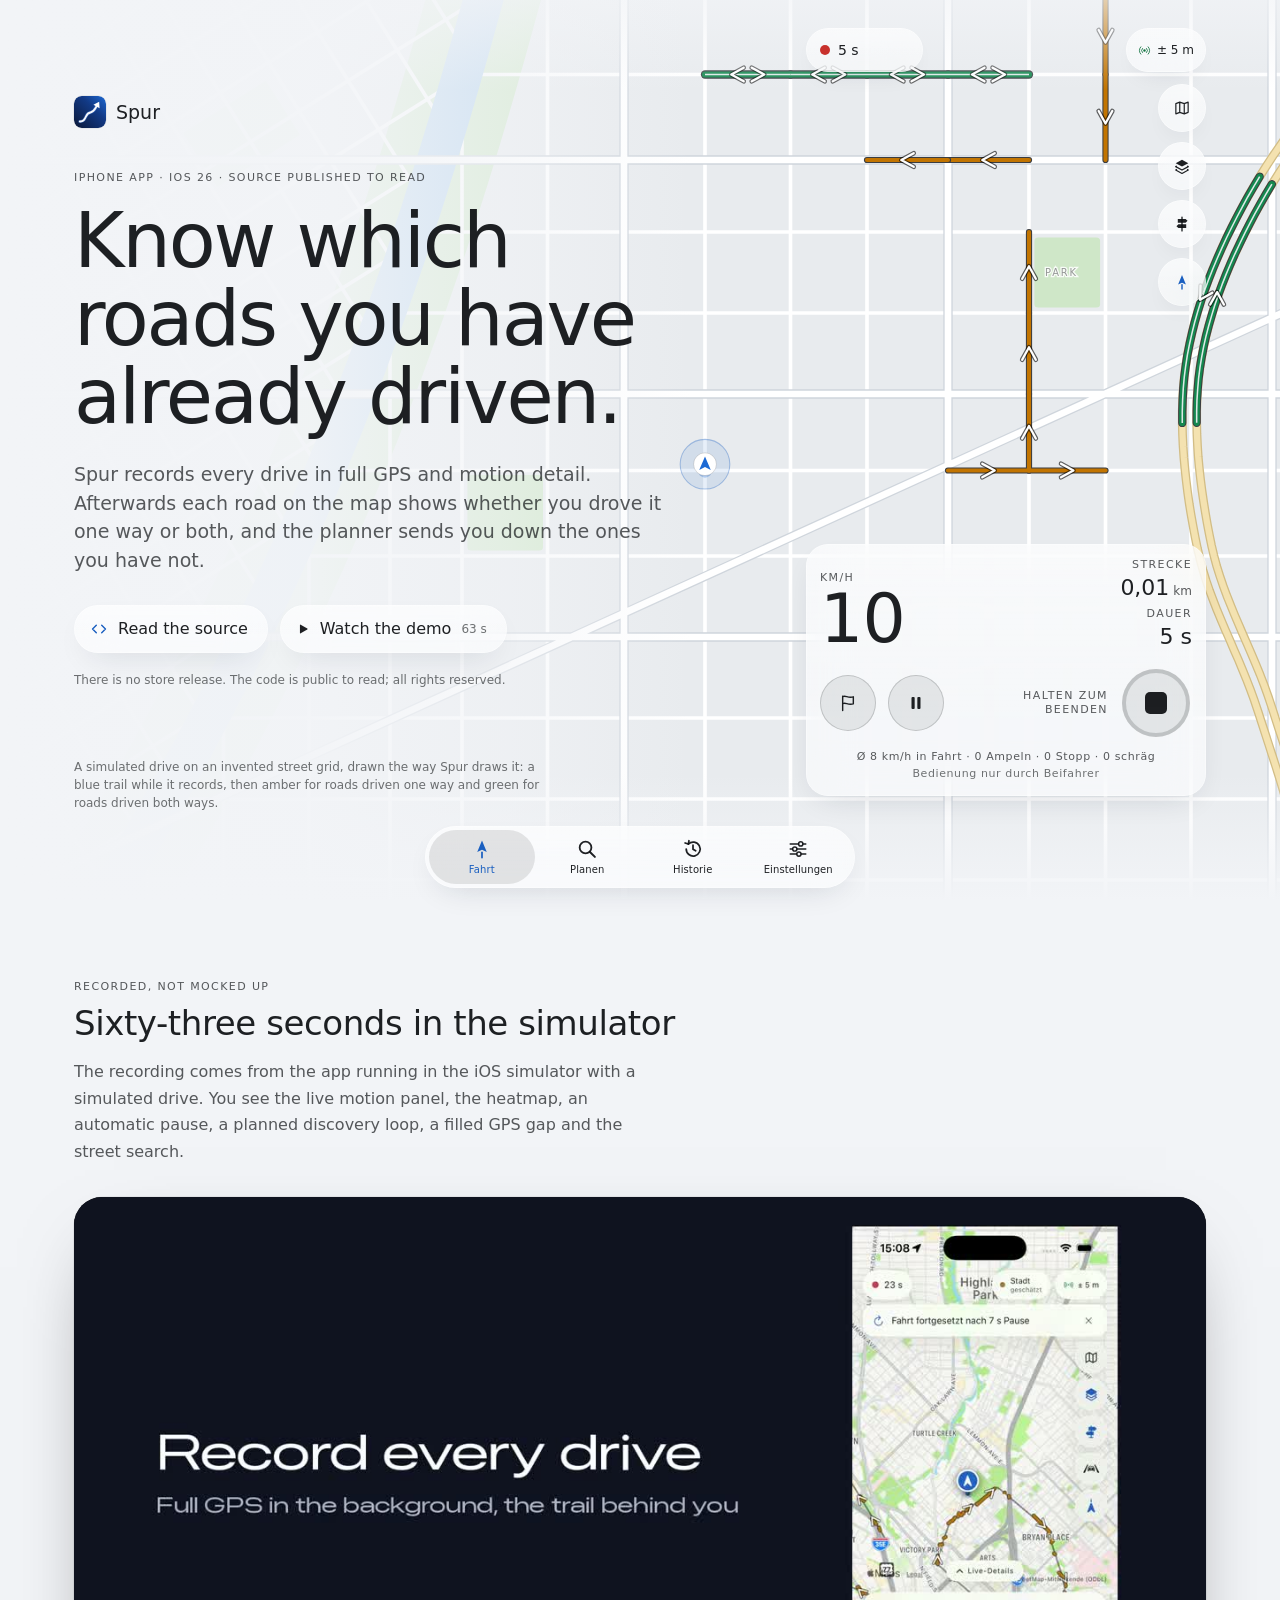
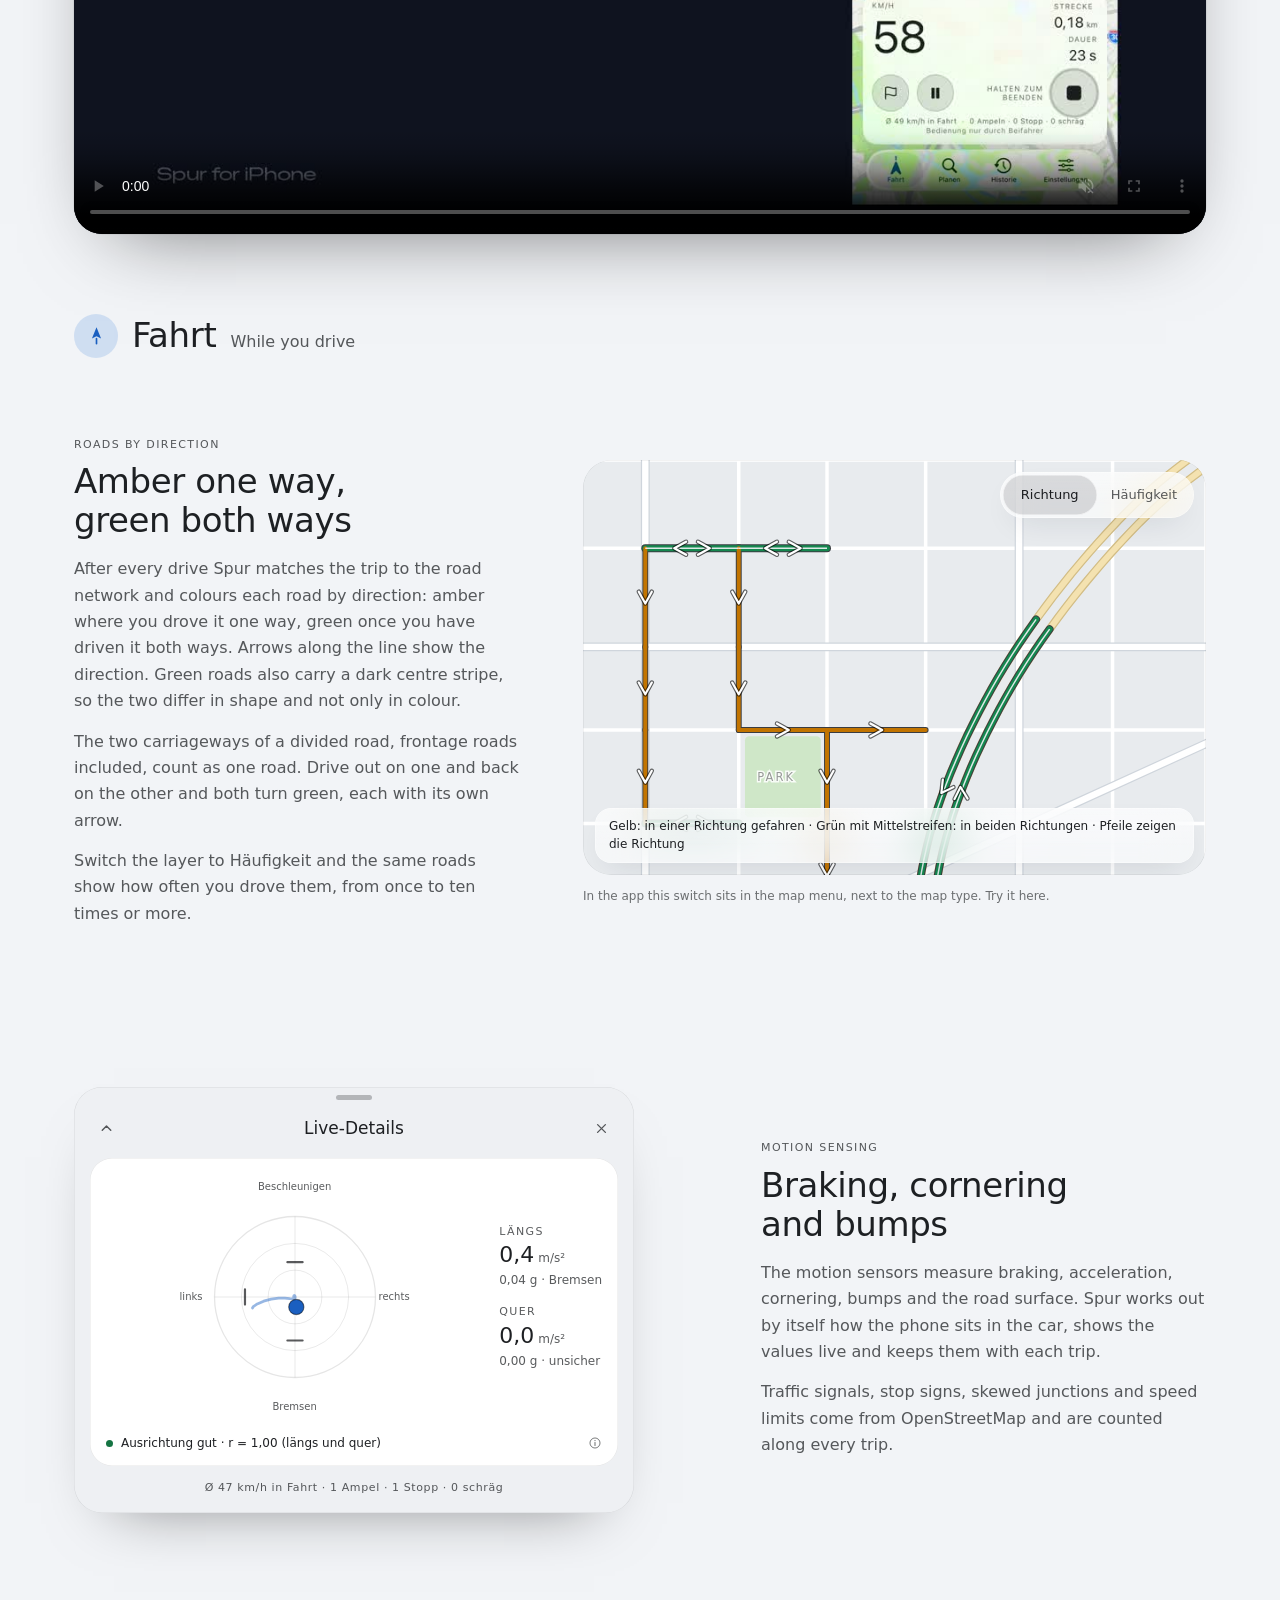
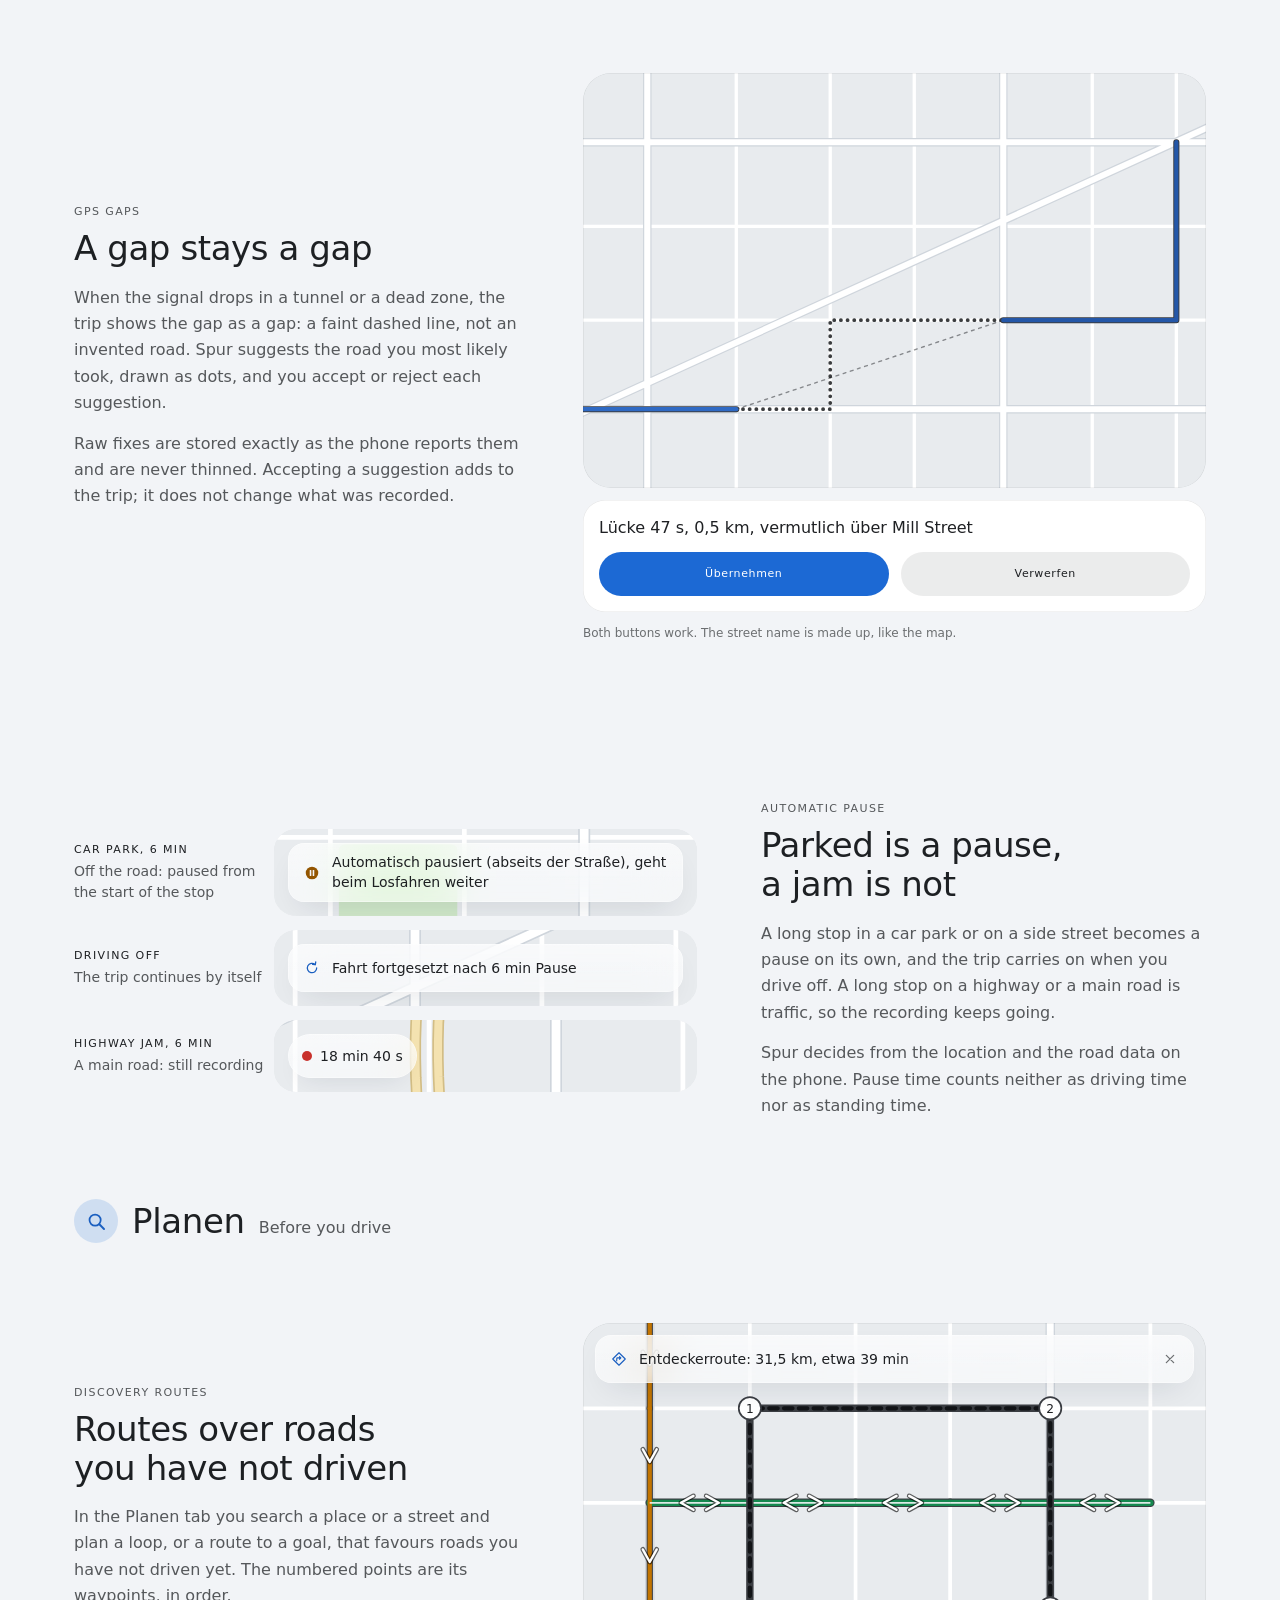
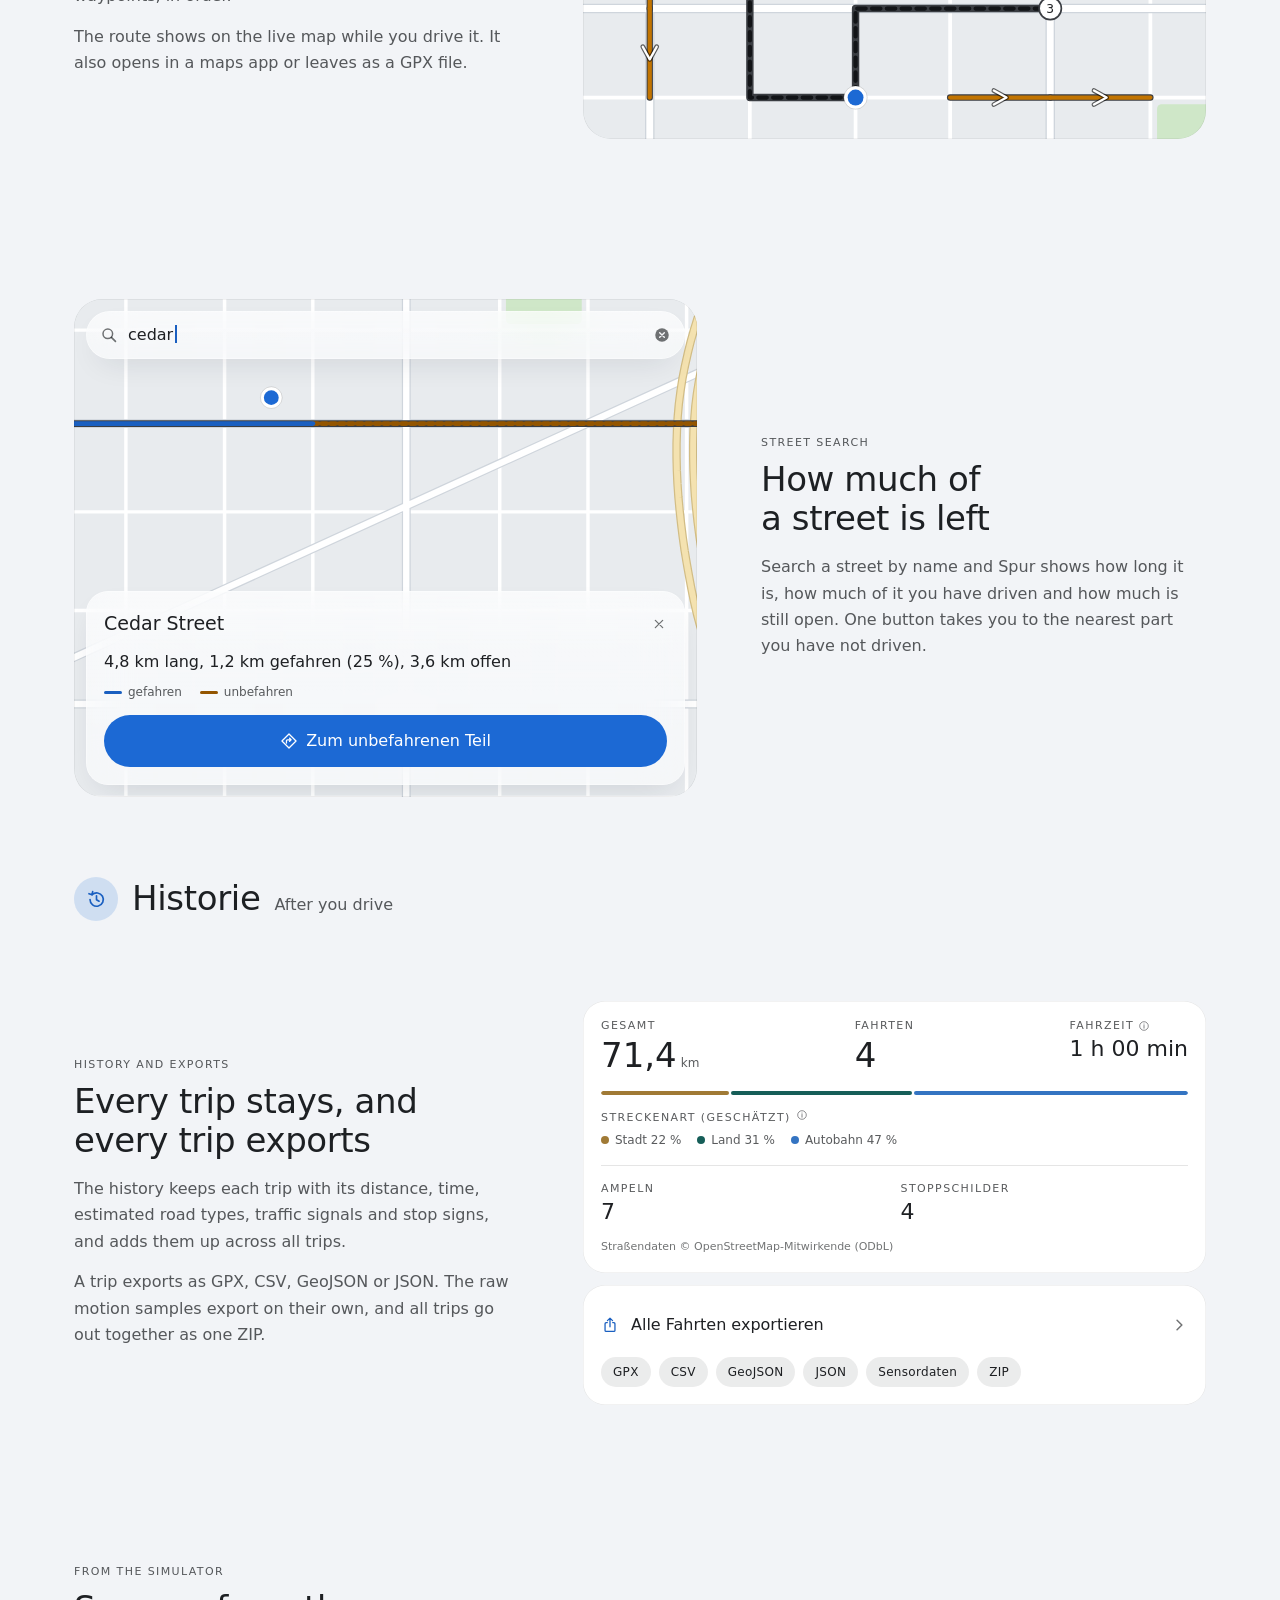
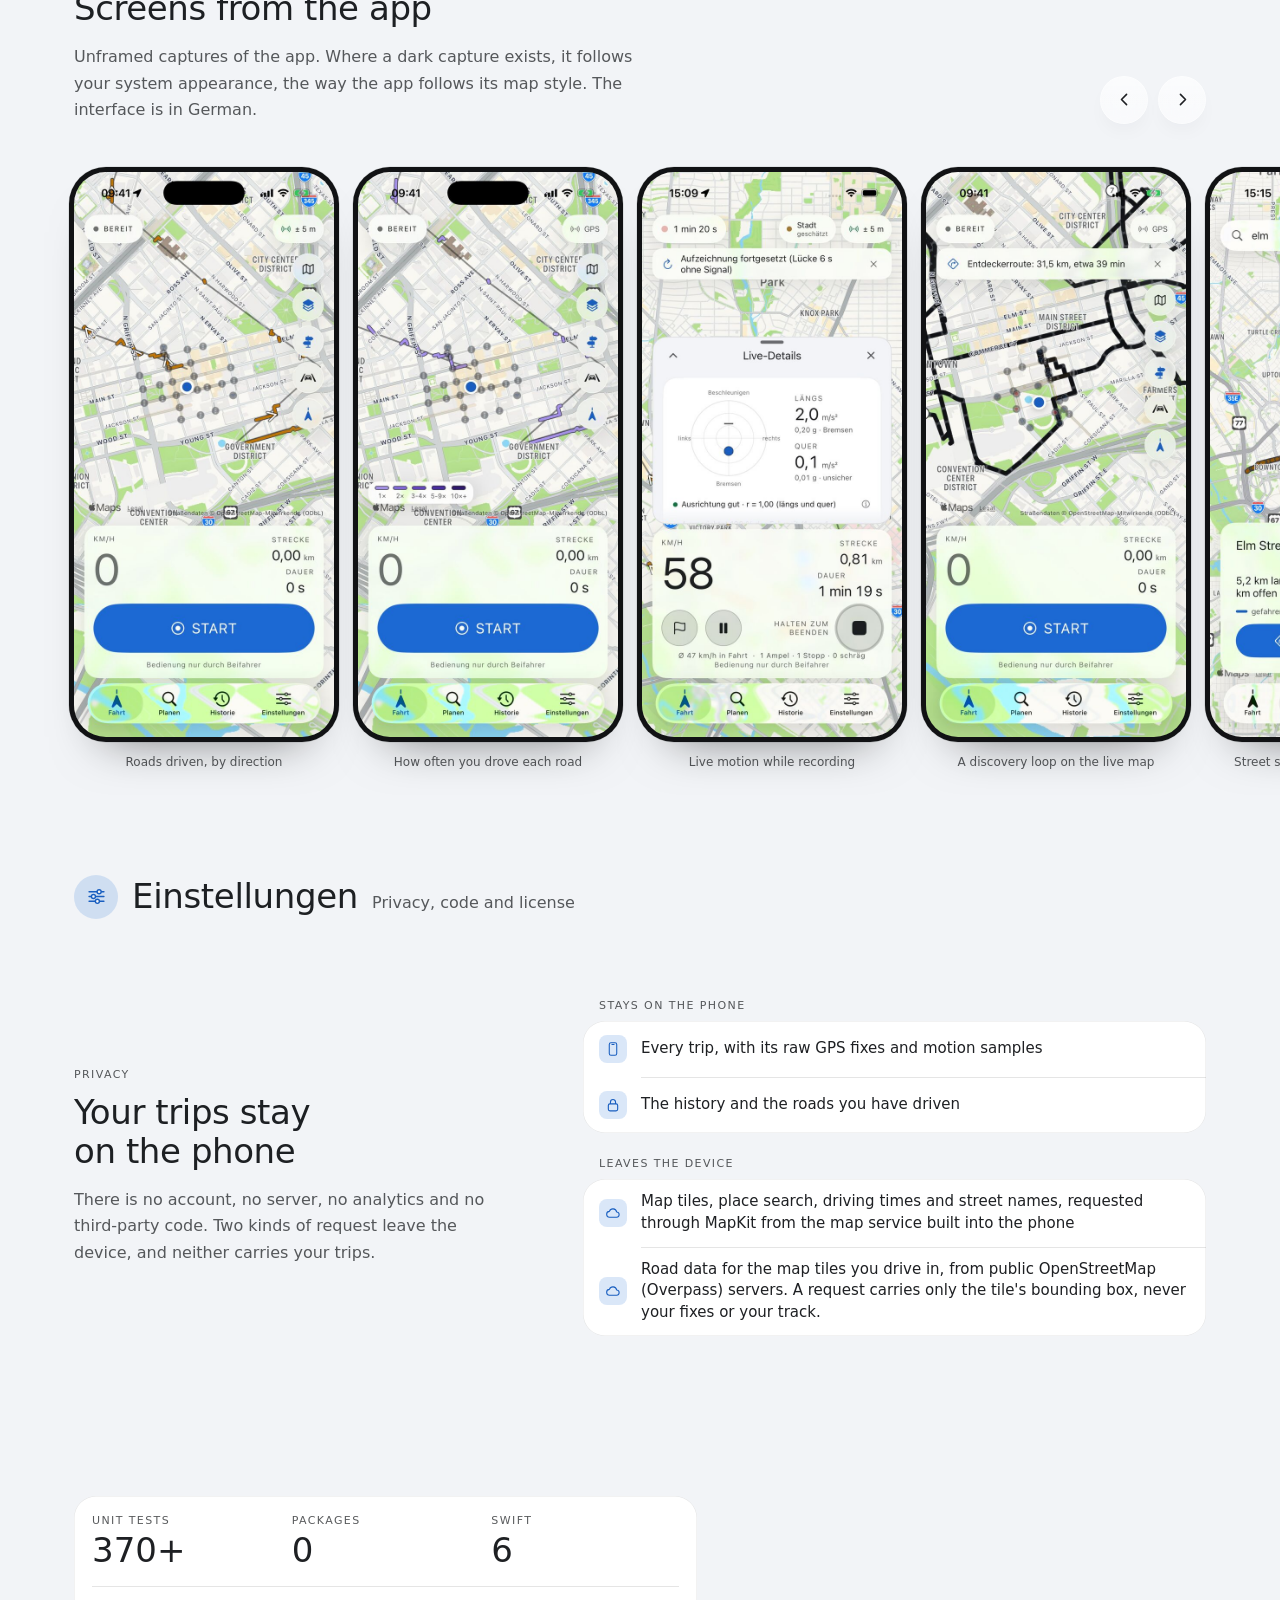
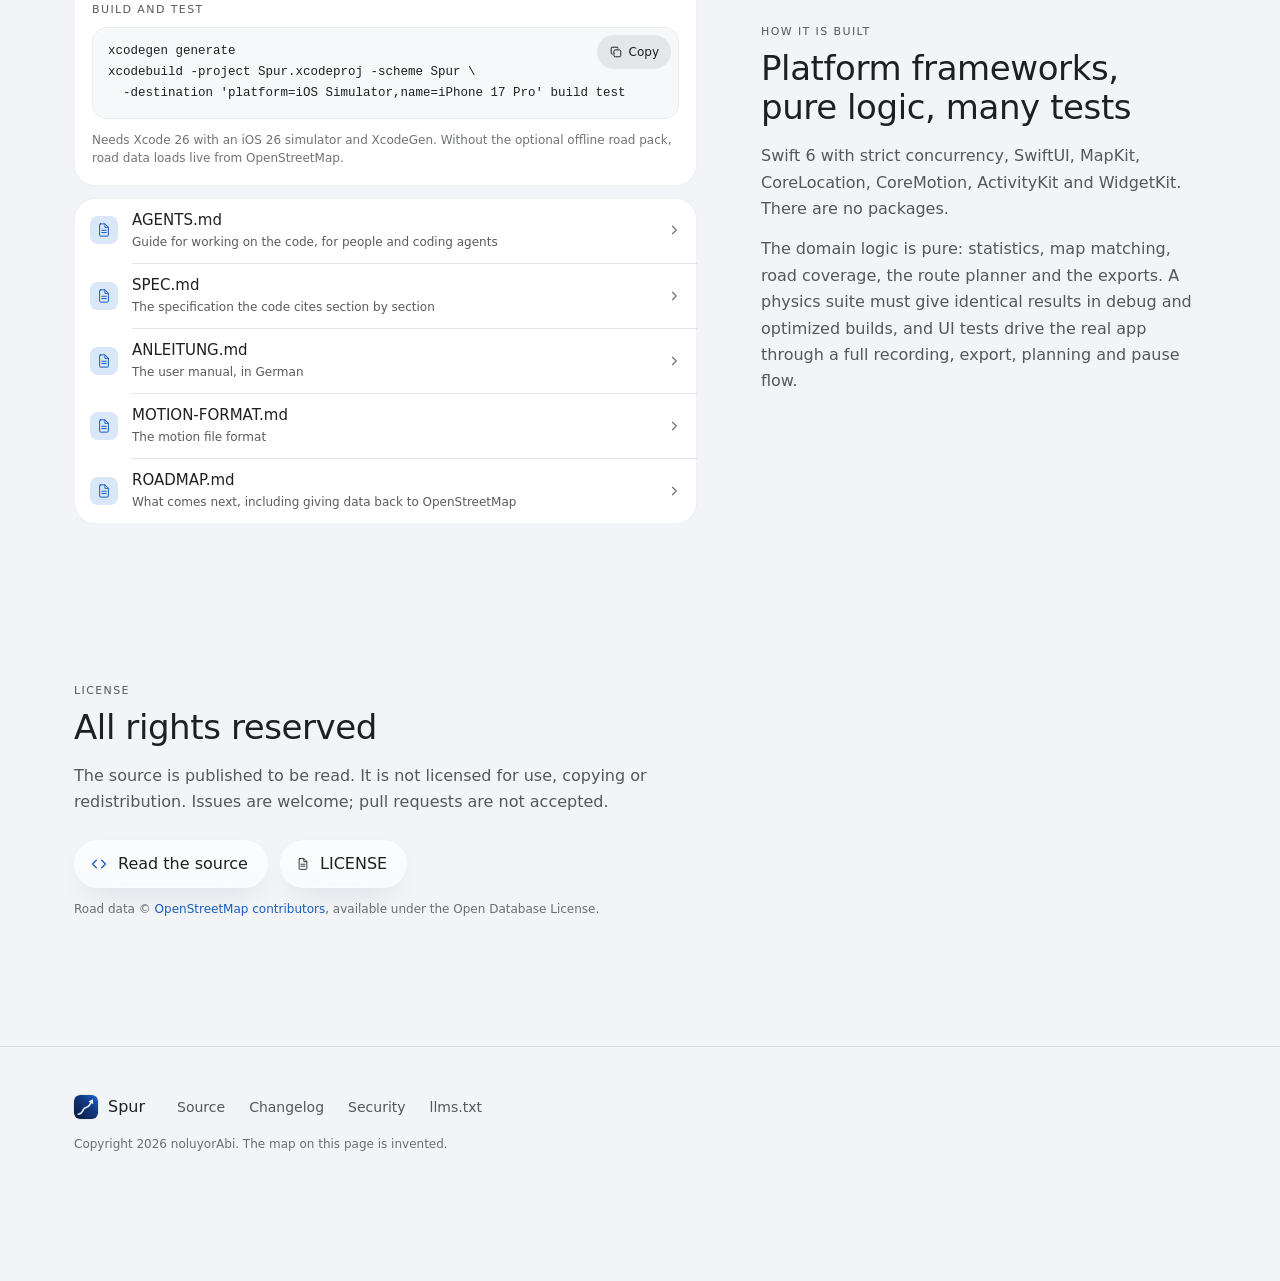
<file: landing/index.html>
<!doctype html>
<html lang="en">
<head>
  <meta charset="utf-8">
  <meta name="viewport" content="width=device-width, initial-scale=1, viewport-fit=cover">
  <title>Spur, know which roads you have already driven</title>
  <meta name="description" content="An iPhone app that records every drive in full GPS and motion detail, shows the roads and directions you have covered, and plans routes over the ones you have not. Everything stays on the phone.">
  <meta name="color-scheme" content="dark light">
  <meta name="theme-color" content="#0a0c0f" media="(prefers-color-scheme: dark)">
  <meta name="theme-color" content="#f2f4f7" media="(prefers-color-scheme: light)">
  <link rel="canonical" href="https://spur-ios.vercel.app">

  <meta property="og:type" content="website">
  <meta property="og:site_name" content="Spur">
  <meta property="og:title" content="Spur, know which roads you have already driven">
  <meta property="og:description" content="An iPhone app that records every drive in full GPS and motion detail, shows the roads and directions you have covered, and plans routes over the ones you have not. Everything stays on the phone.">
  <meta property="og:url" content="https://spur-ios.vercel.app">
  <meta property="og:image" content="https://spur-ios.vercel.app/assets/og-card.png">
  <meta property="og:image:alt" content="The live map of Spur on an invented street grid: roads driven one way in amber, both ways in green, next to the glass speed card with the START button">
  <meta property="og:image:width" content="1200">
  <meta property="og:image:height" content="630">

  <meta name="twitter:card" content="summary_large_image">
  <meta name="twitter:title" content="Spur, know which roads you have already driven">
  <meta name="twitter:description" content="An iPhone app that records every drive in full GPS and motion detail, shows the roads and directions you have covered, and plans routes over the ones you have not. Everything stays on the phone.">
  <meta name="twitter:image" content="https://spur-ios.vercel.app/assets/og-card.png">
  <meta name="twitter:image:alt" content="The live map of Spur on an invented street grid: roads driven one way in amber, both ways in green, next to the glass speed card with the START button">

  <link rel="icon" href="assets/favicon.svg" type="image/svg+xml">
  <link rel="apple-touch-icon" href="assets/apple-touch-icon.png">
  <link rel="stylesheet" href="styles.css">
  <script src="app.js" defer></script>
</head>

<body>
  <a class="skip-link" href="#main">Skip to content</a>

  <svg class="map-defs" width="0" height="0" aria-hidden="true" focusable="false">
  <defs>
    <clipPath id="clip-left"><path d="M -560 -420 L 640 -420 C 520 120 420 560 150 1040 S -120 1380 -260 1460 L -560 1460 Z"/></clipPath>
    <clipPath id="clip-right"><path d="M 640 -420 L 2260 -420 L 2260 1460 L -260 1460 S -120 1380 150 1040 C 420 560 520 120 640 -420 Z"/></clipPath>
    <g id="chev"><path class="ch-u" d="M -6 -6.6 L 6 0 L -6 6.6"/><path class="ch-o" d="M -6 -6.6 L 6 0 L -6 6.6"/></g>
    <g id="city">
  <rect class="m-land" x="-600" y="-460" width="2900" height="1960"/>
  <path class="m-park-band" d="M 640 -420 C 520 120 420 560 150 1040 S -120 1380 -260 1460"/>
  <rect class="m-park" x="1116" y="416" width="73" height="78" rx="4"/>
  <rect class="m-park" x="486" y="680" width="84" height="84" rx="4"/>
  <path class="m-park" d="M 170 300 L 262 242 L 300 302 L 208 360 Z"/>
  <rect class="m-park" x="1660" y="420" width="160" height="164" rx="4"/>
  <rect class="m-park" x="1110" y="-112" width="80" height="76" rx="4"/>
  <g clip-path="url(#clip-left)"><path class="m-road" d="M -2054.8 388.4 L 998.2 -1519.4 M -1889.4 -328.2 L 18.4 2724.8 M -2020.9 442.6 L 1032.1 -1465.1 M -1835.1 -362.1 L 72.6 2690.9 M -1987 496.9 L 1066 -1410.8 M -1780.8 -396 L 126.9 2657 M -1953 551.2 L 1099.9 -1356.5 M -1726.5 -429.9 L 181.2 2623 M -1919.1 605.5 L 1133.8 -1302.3 M -1672.3 -463.8 L 235.5 2589.1 M -1885.2 659.7 L 1167.8 -1248 M -1618 -497.8 L 289.7 2555.2 M -1851.3 714 L 1201.7 -1193.7 M -1563.7 -531.7 L 344 2521.3 M -1817.4 768.3 L 1235.6 -1139.4 M -1509.4 -565.6 L 398.3 2487.4 M -1783.5 822.6 L 1269.5 -1085.2 M -1455.2 -599.5 L 452.6 2453.5 M -1749.5 876.8 L 1303.4 -1030.9 M -1400.9 -633.4 L 506.8 2419.5 M -1715.6 931.1 L 1337.3 -976.6 M -1346.6 -667.3 L 561.1 2385.6 M -1681.7 985.4 L 1371.3 -922.3 M -1292.3 -701.3 L 615.4 2351.7 M -1647.8 1039.7 L 1405.2 -868.1 M -1238.1 -735.2 L 669.7 2317.8 M -1613.9 1093.9 L 1439.1 -813.8 M -1183.8 -769.1 L 723.9 2283.9 M -1580 1148.2 L 1473 -759.5 M -1129.5 -803 L 778.2 2250 M -1546.1 1202.5 L 1506.9 -705.2 M -1075.2 -836.9 L 832.5 2216.1 M -1512.1 1256.8 L 1540.8 -651 M -1021 -870.8 L 886.8 2182.1 M -1478.2 1311 L 1574.7 -596.7 M -966.7 -904.7 L 941 2148.2 M -1444.3 1365.3 L 1608.7 -542.4 M -912.4 -938.7 L 995.3 2114.3 M -1410.4 1419.6 L 1642.6 -488.1 M -858.1 -972.6 L 1049.6 2080.4 M -1376.5 1473.9 L 1676.5 -433.9 M -803.9 -1006.5 L 1103.9 2046.5 M -1342.6 1528.1 L 1710.4 -379.6 M -749.6 -1040.4 L 1158.1 2012.6 M -1308.7 1582.4 L 1744.3 -325.3 M -695.3 -1074.3 L 1212.4 1978.7 M -1274.7 1636.7 L 1778.2 -271 M -641 -1108.2 L 1266.7 1944.7 M -1240.8 1691 L 1812.1 -216.8 M -586.8 -1142.1 L 1321 1910.8 M -1206.9 1745.2 L 1846.1 -162.5 M -532.5 -1176.1 L 1375.2 1876.9 M -1173 1799.5 L 1880 -108.2 M -478.2 -1210 L 1429.5 1843 M -1139.1 1853.8 L 1913.9 -53.9 M -423.9 -1243.9 L 1483.8 1809.1 M -1105.2 1908.1 L 1947.8 0.3 M -369.7 -1277.8 L 1538.1 1775.2 M -1071.3 1962.3 L 1981.7 54.6 M -315.4 -1311.7 L 1592.3 1741.3 M -1037.3 2016.6 L 2015.6 108.9 M -261.1 -1345.6 L 1646.6 1707.3 M -1003.4 2070.9 L 2049.5 163.2 M -206.8 -1379.5 L 1700.9 1673.4 M -969.5 2125.2 L 2083.5 217.4 M -152.6 -1413.5 L 1755.2 1639.5 M -935.6 2179.4 L 2117.4 271.7 M -98.3 -1447.4 L 1809.4 1605.6 M -901.7 2233.7 L 2151.3 326 M -44 -1481.3 L 1863.7 1571.7 M -867.8 2288 L 2185.2 380.3 M 10.3 -1515.2 L 1918 1537.8 M -833.8 2342.3 L 2219.1 434.5 M 64.5 -1549.1 L 1972.3 1503.8 M -799.9 2396.5 L 2253 488.8 M 118.8 -1583 L 2026.5 1469.9 M -766 2450.8 L 2287 543.1 M 173.1 -1617 L 2080.8 1436 M -732.1 2505.1 L 2320.9 597.4 M 227.4 -1650.9 L 2135.1 1402.1 M -698.2 2559.4 L 2354.8 651.6 M 281.6 -1684.8 L 2189.4 1368.2"/></g>
  <g clip-path="url(#clip-right)"><path class="m-road" d="M 40 -420 V 1460 M 130 -420 V 1460 M 215 -420 V 1460 M 310 -420 V 1460 M 400 -420 V 1460 M 480 -420 V 1460 M 575 -420 V 1460 M 750 -420 V 1460 M 845 -420 V 1460 M 930 -420 V 1460 M 1110 -420 V 1460 M 1195 -420 V 1460 M 1290 -420 V 1460 M 1470 -420 V 1460 M 1560 -420 V 1460 M 1650 -420 V 1460 M 1745 -420 V 1460 M 1925 -420 V 1460 M 2015 -420 V 1460 M 2110 -420 V 1460 M 2200 -420 V 1460 M -560 -300 H 2260 M -560 -210 H 2260 M -560 -30 H 2260 M -560 60 H 2260 M -560 150 H 2260 M -560 235 H 2260 M -560 410 H 2260 M -560 500 H 2260 M -560 675 H 2260 M -560 770 H 2260 M -560 950 H 2260 M -560 1040 H 2260 M -560 1130 H 2260 M -560 1310 H 2260 M -560 1400 H 2260"/></g>
  <path class="m-water" d="M 640 -420 C 520 120 420 560 150 1040 S -120 1380 -260 1460"/>
  <path class="m-major-case" d="M 660 -420 V 1460 M 1020 -420 V 1460 M 1380 -420 V 1460 M 1830 -420 V 1460 M -560 -120 H 2260 M -560 330 H 2260 M -560 590 H 2260 M -560 860 H 2260 M -560 1225 H 2260 M -100 1180 L 2260 104"/>
  <path class="m-major" d="M 660 -420 V 1460 M 1020 -420 V 1460 M 1380 -420 V 1460 M 1830 -420 V 1460 M -560 -120 H 2260 M -560 330 H 2260 M -560 590 H 2260 M -560 860 H 2260 M -560 1225 H 2260 M -100 1180 L 2260 104"/>
  <path class="m-fwy-case" d="M 1994.3 -265.6 L 1987.2 -258.5 L 1978.6 -249.8 L 1968.5 -239.7 L 1957.2 -228.3 L 1944.9 -215.9 L 1931.8 -202.6 L 1918 -188.8 L 1903.7 -174.4 L 1889.1 -159.8 L 1874.5 -145 L 1859.9 -130.4 L 1845.5 -116.1 L 1831.6 -102.3 L 1818.4 -89.2 L 1805.9 -76.9 L 1794.4 -65.7 L 1783.7 -55.3 L 1773.4 -45.3 L 1763.4 -35.6 L 1753.7 -26.2 L 1744.2 -17.1 L 1735 -8.2 L 1725.9 0.4 L 1717 8.9 L 1708.2 17.2 L 1699.4 25.4 L 1690.5 33.5 L 1681.7 41.5 L 1672.7 49.6 L 1663.6 57.6 L 1654.3 65.7 L 1644.8 73.9 L 1635.2 81.9 L 1625.4 89.7 L 1615.4 97.3 L 1605.3 104.8 L 1595.1 112.2 L 1584.8 119.5 L 1574.5 126.8 L 1564.1 134.1 L 1553.8 141.5 L 1543.5 149.1 L 1533.2 156.8 L 1523.1 164.7 L 1513.1 172.9 L 1503.3 181.3 L 1493.7 190.2 L 1484.3 199.4 L 1475.1 208.8 L 1466 218.6 L 1456.9 228.5 L 1447.9 238.7 L 1439 249.1 L 1430.1 259.7 L 1421.5 270.5 L 1412.9 281.4 L 1404.6 292.4 L 1396.4 303.5 L 1388.5 314.7 L 1380.8 325.9 L 1373.4 337.2 L 1366.3 348.5 L 1359.5 359.8 L 1353 371.1 L 1346.9 382.3 L 1340.9 393.6 L 1335.1 405 L 1329.5 416.4 L 1324.2 427.9 L 1319.1 439.5 L 1314.2 451.1 L 1309.6 462.8 L 1305.3 474.5 L 1301.2 486.4 L 1297.5 498.3 L 1294.1 510.3 L 1291.1 522.3 L 1288.4 534.4 L 1286 546.6 L 1284.1 558.9 L 1282.5 571.3 L 1281.4 583.8 L 1280.7 596.5 L 1280.3 609.3 L 1280.3 622.2 L 1280.6 635.1 L 1281.2 648 L 1282.1 660.9 L 1283.3 673.9 L 1284.7 686.7 L 1286.3 699.6 L 1288.1 712.3 L 1290.2 724.9 L 1292.4 737.3 L 1294.7 749.6 L 1297.2 761.7 L 1300 773.7 L 1303.2 785.5 L 1306.7 797 L 1310.6 808.4 L 1314.8 819.6 L 1319.1 830.6 L 1323.7 841.6 L 1328.3 852.5 L 1333.1 863.4 L 1337.8 874.4 L 1342.6 885.3 L 1347.2 896.4 L 1351.8 907.6 L 1356.2 919 L 1360.4 930.6 L 1364.4 942.5 L 1368.3 954.6 L 1372.2 966.6 L 1376.1 978.6 L 1379.9 990.5 L 1383.8 1002.5 L 1387.6 1014.5 L 1391.3 1026.7 L 1395 1039.1 L 1398.7 1051.8 L 1402.2 1064.7 L 1405.8 1078 L 1409.2 1091.7 L 1412.6 1105.8 L 1415.9 1120.5 L 1419 1135.7 L 1422.1 1151.5 L 1425.2 1168.5 L 1428.2 1187.3 L 1431.3 1207.5 L 1434.3 1228.8 L 1437.2 1250.9 L 1440.1 1273.5 L 1443 1296.4 L 1445.7 1319.1 L 1448.3 1341.4 L 1450.8 1363 L 1453.1 1383.6 L 1455.3 1402.9 L 1457.3 1420.5 L 1459.1 1436.3 L 1460.7 1449.9 L 1462.1 1461 M 1477.9 1459 L 1476.6 1448 L 1475 1434.5 L 1473.2 1418.7 L 1471.2 1401.1 L 1469 1381.8 L 1466.7 1361.2 L 1464.2 1339.5 L 1461.6 1317.2 L 1458.8 1294.4 L 1456 1271.5 L 1453.1 1248.9 L 1450.1 1226.6 L 1447.1 1205.2 L 1444 1184.8 L 1441 1165.9 L 1437.9 1148.5 L 1434.7 1132.5 L 1431.5 1117.1 L 1428.2 1102.2 L 1424.7 1087.9 L 1421.3 1074 L 1417.7 1060.5 L 1414.1 1047.4 L 1410.4 1034.6 L 1406.6 1022.1 L 1402.8 1009.8 L 1399 997.6 L 1395.2 985.6 L 1391.3 973.6 L 1387.4 961.7 L 1383.5 949.7 L 1379.6 937.5 L 1375.5 925.3 L 1371.2 913.4 L 1366.7 901.7 L 1362 890.3 L 1357.3 879.1 L 1352.5 868 L 1347.7 857.1 L 1343 846.2 L 1338.4 835.4 L 1334 824.6 L 1329.7 813.9 L 1325.7 803 L 1322 792.1 L 1318.5 781 L 1315.5 769.8 L 1312.8 758.3 L 1310.4 746.5 L 1308.1 734.4 L 1306 722.2 L 1304 709.8 L 1302.2 697.4 L 1300.6 684.9 L 1299.2 672.3 L 1298 659.7 L 1297.2 647.1 L 1296.6 634.5 L 1296.3 622 L 1296.3 609.5 L 1296.6 597.2 L 1297.4 585 L 1298.4 573 L 1299.9 561.1 L 1301.8 549.4 L 1304 537.7 L 1306.6 526 L 1309.6 514.4 L 1312.9 502.9 L 1316.4 491.3 L 1320.3 479.9 L 1324.5 468.5 L 1329 457.1 L 1333.7 445.8 L 1338.7 434.5 L 1344 423.3 L 1349.4 412.1 L 1355.1 401 L 1360.9 389.9 L 1367 378.9 L 1373.3 367.9 L 1379.9 356.9 L 1386.8 345.9 L 1394.1 334.8 L 1401.6 323.8 L 1409.4 312.9 L 1417.4 301.9 L 1425.6 291.1 L 1434 280.4 L 1442.5 269.9 L 1451.2 259.5 L 1460 249.2 L 1468.8 239.2 L 1477.8 229.4 L 1486.7 219.9 L 1495.7 210.6 L 1504.7 201.8 L 1514 193.3 L 1523.4 185.1 L 1533.1 177.2 L 1543 169.5 L 1553 161.9 L 1563.2 154.5 L 1573.4 147.1 L 1583.7 139.8 L 1594 132.5 L 1604.4 125.2 L 1614.7 117.7 L 1625 110.1 L 1635.2 102.3 L 1645.3 94.3 L 1655.2 86.1 L 1664.8 77.8 L 1674.2 69.6 L 1683.4 61.5 L 1692.4 53.4 L 1701.3 45.3 L 1710.2 37.1 L 1719.1 28.9 L 1728 20.5 L 1737 12 L 1746.1 3.3 L 1755.3 -5.6 L 1764.8 -14.7 L 1774.5 -24.1 L 1784.5 -33.8 L 1794.8 -43.8 L 1805.6 -54.3 L 1817.1 -65.5 L 1829.6 -77.8 L 1842.9 -91 L 1856.8 -104.8 L 1871.2 -119.1 L 1885.8 -133.7 L 1900.5 -148.5 L 1915 -163.1 L 1929.3 -177.5 L 1943.1 -191.4 L 1956.3 -204.6 L 1968.6 -217 L 1979.8 -228.4 L 1989.9 -238.5 L 1998.6 -247.2 L 2005.7 -254.4"/>
  <path class="m-fwy" d="M 1994.3 -265.6 L 1987.2 -258.5 L 1978.6 -249.8 L 1968.5 -239.7 L 1957.2 -228.3 L 1944.9 -215.9 L 1931.8 -202.6 L 1918 -188.8 L 1903.7 -174.4 L 1889.1 -159.8 L 1874.5 -145 L 1859.9 -130.4 L 1845.5 -116.1 L 1831.6 -102.3 L 1818.4 -89.2 L 1805.9 -76.9 L 1794.4 -65.7 L 1783.7 -55.3 L 1773.4 -45.3 L 1763.4 -35.6 L 1753.7 -26.2 L 1744.2 -17.1 L 1735 -8.2 L 1725.9 0.4 L 1717 8.9 L 1708.2 17.2 L 1699.4 25.4 L 1690.5 33.5 L 1681.7 41.5 L 1672.7 49.6 L 1663.6 57.6 L 1654.3 65.7 L 1644.8 73.9 L 1635.2 81.9 L 1625.4 89.7 L 1615.4 97.3 L 1605.3 104.8 L 1595.1 112.2 L 1584.8 119.5 L 1574.5 126.8 L 1564.1 134.1 L 1553.8 141.5 L 1543.5 149.1 L 1533.2 156.8 L 1523.1 164.7 L 1513.1 172.9 L 1503.3 181.3 L 1493.7 190.2 L 1484.3 199.4 L 1475.1 208.8 L 1466 218.6 L 1456.9 228.5 L 1447.9 238.7 L 1439 249.1 L 1430.1 259.7 L 1421.5 270.5 L 1412.9 281.4 L 1404.6 292.4 L 1396.4 303.5 L 1388.5 314.7 L 1380.8 325.9 L 1373.4 337.2 L 1366.3 348.5 L 1359.5 359.8 L 1353 371.1 L 1346.9 382.3 L 1340.9 393.6 L 1335.1 405 L 1329.5 416.4 L 1324.2 427.9 L 1319.1 439.5 L 1314.2 451.1 L 1309.6 462.8 L 1305.3 474.5 L 1301.2 486.4 L 1297.5 498.3 L 1294.1 510.3 L 1291.1 522.3 L 1288.4 534.4 L 1286 546.6 L 1284.1 558.9 L 1282.5 571.3 L 1281.4 583.8 L 1280.7 596.5 L 1280.3 609.3 L 1280.3 622.2 L 1280.6 635.1 L 1281.2 648 L 1282.1 660.9 L 1283.3 673.9 L 1284.7 686.7 L 1286.3 699.6 L 1288.1 712.3 L 1290.2 724.9 L 1292.4 737.3 L 1294.7 749.6 L 1297.2 761.7 L 1300 773.7 L 1303.2 785.5 L 1306.7 797 L 1310.6 808.4 L 1314.8 819.6 L 1319.1 830.6 L 1323.7 841.6 L 1328.3 852.5 L 1333.1 863.4 L 1337.8 874.4 L 1342.6 885.3 L 1347.2 896.4 L 1351.8 907.6 L 1356.2 919 L 1360.4 930.6 L 1364.4 942.5 L 1368.3 954.6 L 1372.2 966.6 L 1376.1 978.6 L 1379.9 990.5 L 1383.8 1002.5 L 1387.6 1014.5 L 1391.3 1026.7 L 1395 1039.1 L 1398.7 1051.8 L 1402.2 1064.7 L 1405.8 1078 L 1409.2 1091.7 L 1412.6 1105.8 L 1415.9 1120.5 L 1419 1135.7 L 1422.1 1151.5 L 1425.2 1168.5 L 1428.2 1187.3 L 1431.3 1207.5 L 1434.3 1228.8 L 1437.2 1250.9 L 1440.1 1273.5 L 1443 1296.4 L 1445.7 1319.1 L 1448.3 1341.4 L 1450.8 1363 L 1453.1 1383.6 L 1455.3 1402.9 L 1457.3 1420.5 L 1459.1 1436.3 L 1460.7 1449.9 L 1462.1 1461 M 1477.9 1459 L 1476.6 1448 L 1475 1434.5 L 1473.2 1418.7 L 1471.2 1401.1 L 1469 1381.8 L 1466.7 1361.2 L 1464.2 1339.5 L 1461.6 1317.2 L 1458.8 1294.4 L 1456 1271.5 L 1453.1 1248.9 L 1450.1 1226.6 L 1447.1 1205.2 L 1444 1184.8 L 1441 1165.9 L 1437.9 1148.5 L 1434.7 1132.5 L 1431.5 1117.1 L 1428.2 1102.2 L 1424.7 1087.9 L 1421.3 1074 L 1417.7 1060.5 L 1414.1 1047.4 L 1410.4 1034.6 L 1406.6 1022.1 L 1402.8 1009.8 L 1399 997.6 L 1395.2 985.6 L 1391.3 973.6 L 1387.4 961.7 L 1383.5 949.7 L 1379.6 937.5 L 1375.5 925.3 L 1371.2 913.4 L 1366.7 901.7 L 1362 890.3 L 1357.3 879.1 L 1352.5 868 L 1347.7 857.1 L 1343 846.2 L 1338.4 835.4 L 1334 824.6 L 1329.7 813.9 L 1325.7 803 L 1322 792.1 L 1318.5 781 L 1315.5 769.8 L 1312.8 758.3 L 1310.4 746.5 L 1308.1 734.4 L 1306 722.2 L 1304 709.8 L 1302.2 697.4 L 1300.6 684.9 L 1299.2 672.3 L 1298 659.7 L 1297.2 647.1 L 1296.6 634.5 L 1296.3 622 L 1296.3 609.5 L 1296.6 597.2 L 1297.4 585 L 1298.4 573 L 1299.9 561.1 L 1301.8 549.4 L 1304 537.7 L 1306.6 526 L 1309.6 514.4 L 1312.9 502.9 L 1316.4 491.3 L 1320.3 479.9 L 1324.5 468.5 L 1329 457.1 L 1333.7 445.8 L 1338.7 434.5 L 1344 423.3 L 1349.4 412.1 L 1355.1 401 L 1360.9 389.9 L 1367 378.9 L 1373.3 367.9 L 1379.9 356.9 L 1386.8 345.9 L 1394.1 334.8 L 1401.6 323.8 L 1409.4 312.9 L 1417.4 301.9 L 1425.6 291.1 L 1434 280.4 L 1442.5 269.9 L 1451.2 259.5 L 1460 249.2 L 1468.8 239.2 L 1477.8 229.4 L 1486.7 219.9 L 1495.7 210.6 L 1504.7 201.8 L 1514 193.3 L 1523.4 185.1 L 1533.1 177.2 L 1543 169.5 L 1553 161.9 L 1563.2 154.5 L 1573.4 147.1 L 1583.7 139.8 L 1594 132.5 L 1604.4 125.2 L 1614.7 117.7 L 1625 110.1 L 1635.2 102.3 L 1645.3 94.3 L 1655.2 86.1 L 1664.8 77.8 L 1674.2 69.6 L 1683.4 61.5 L 1692.4 53.4 L 1701.3 45.3 L 1710.2 37.1 L 1719.1 28.9 L 1728 20.5 L 1737 12 L 1746.1 3.3 L 1755.3 -5.6 L 1764.8 -14.7 L 1774.5 -24.1 L 1784.5 -33.8 L 1794.8 -43.8 L 1805.6 -54.3 L 1817.1 -65.5 L 1829.6 -77.8 L 1842.9 -91 L 1856.8 -104.8 L 1871.2 -119.1 L 1885.8 -133.7 L 1900.5 -148.5 L 1915 -163.1 L 1929.3 -177.5 L 1943.1 -191.4 L 1956.3 -204.6 L 1968.6 -217 L 1979.8 -228.4 L 1989.9 -238.5 L 1998.6 -247.2 L 2005.7 -254.4"/>
  <text class="m-label m-label-s" x="1146" y="459" text-anchor="middle">PARK</text>
</g>
  </defs>
</svg>

  <svg class="map-defs" width="0" height="0" aria-hidden="true" focusable="false">
    <defs>
      <symbol id="i-record" viewBox="0 0 24 24"><circle cx="12" cy="12" r="8.6" fill="none" stroke="currentColor" stroke-width="1.8"/><circle cx="12" cy="12" r="3.9" fill="currentColor"/></symbol>
      <symbol id="i-fahrt" viewBox="0 0 24 24"><path d="M12 2.6 L17.2 15.4 L12 12.9 L6.8 15.4 Z" fill="currentColor"/><path d="M12 15.6 V21.4" fill="none" stroke="currentColor" stroke-width="1.9" stroke-linecap="round"/></symbol>
      <symbol id="i-search" viewBox="0 0 24 24"><circle cx="10.4" cy="10.4" r="6.4" fill="none" stroke="currentColor" stroke-width="2"/><path d="M15.2 15.2 L20.6 20.6" fill="none" stroke="currentColor" stroke-width="2.2" stroke-linecap="round"/></symbol>
      <symbol id="i-history" viewBox="0 0 24 24"><path d="M4.6 12 A7.6 7.6 0 1 0 6.9 6.6" fill="none" stroke="currentColor" stroke-width="1.9" stroke-linecap="round"/><path d="M3.4 5.4 L6.9 6.6 L7.6 3" fill="none" stroke="currentColor" stroke-width="1.9" stroke-linecap="round" stroke-linejoin="round"/><path d="M12 7.8 V12.2 L14.9 14" fill="none" stroke="currentColor" stroke-width="1.9" stroke-linecap="round" stroke-linejoin="round"/></symbol>
      <symbol id="i-sliders" viewBox="0 0 24 24"><path d="M3.5 6.5 H20.5 M3.5 12 H20.5 M3.5 17.5 H20.5" fill="none" stroke="currentColor" stroke-width="1.6" stroke-linecap="round"/><circle cx="15" cy="6.5" r="2.3" class="knob" stroke="currentColor" stroke-width="1.6"/><circle cx="8.5" cy="12" r="2.3" class="knob" stroke="currentColor" stroke-width="1.6"/><circle cx="13" cy="17.5" r="2.3" class="knob" stroke="currentColor" stroke-width="1.6"/></symbol>
      <symbol id="i-map" viewBox="0 0 24 24"><path d="M3.8 6.2 L9 4.2 L15 6.2 L20.2 4.2 V17.8 L15 19.8 L9 17.8 L3.8 19.8 Z M9 4.2 V17.8 M15 6.2 V19.8" fill="none" stroke="currentColor" stroke-width="1.6" stroke-linejoin="round"/></symbol>
      <symbol id="i-layers" viewBox="0 0 24 24"><path d="M12 3.6 L20.4 8.2 L12 12.8 L3.6 8.2 Z" fill="currentColor"/><path d="M5.2 11.9 L3.6 12.8 L12 17.4 L20.4 12.8 L18.8 11.9 M5.2 16.4 L3.6 17.3 L12 21.9 L20.4 17.3 L18.8 16.4" fill="none" stroke="currentColor" stroke-width="1.6" stroke-linejoin="round"/></symbol>
      <symbol id="i-sign" viewBox="0 0 24 24"><path d="M12 2.8 V21.2" fill="none" stroke="currentColor" stroke-width="1.8" stroke-linecap="round"/><path d="M6.4 5.2 H16.8 L19.4 7.7 L16.8 10.2 H6.4 Z M17.6 12.4 H7.2 L4.6 14.9 L7.2 17.4 H17.6 Z" fill="currentColor"/></symbol>
      <symbol id="i-road" viewBox="0 0 24 24"><path d="M9.6 4 L4 20 M14.4 4 L20 20" fill="none" stroke="currentColor" stroke-width="1.8" stroke-linecap="round"/><path d="M12 5 V7.6 M12 10.6 V13.4 M12 16.4 V19.4" fill="none" stroke="currentColor" stroke-width="1.6" stroke-linecap="round"/></symbol>
      <symbol id="i-radio" viewBox="0 0 24 24"><circle cx="12" cy="12" r="2.2" fill="currentColor"/><path d="M8.2 8.2 A5.4 5.4 0 0 0 8.2 15.8 M15.8 8.2 A5.4 5.4 0 0 1 15.8 15.8 M5.2 5.2 A9.6 9.6 0 0 0 5.2 18.8 M18.8 5.2 A9.6 9.6 0 0 1 18.8 18.8" fill="none" stroke="currentColor" stroke-width="1.6" stroke-linecap="round"/></symbol>
      <symbol id="i-flag" viewBox="0 0 24 24"><path d="M5.6 21 V3.8 M5.6 4.4 C 9 2.4 12 6.6 18.4 4.6 V13 C 12 15 9 10.8 5.6 12.8" fill="none" stroke="currentColor" stroke-width="1.7" stroke-linecap="round" stroke-linejoin="round"/></symbol>
      <symbol id="i-pause" viewBox="0 0 24 24"><rect x="6.6" y="4.8" width="3.8" height="14.4" rx="1.2" fill="currentColor"/><rect x="13.6" y="4.8" width="3.8" height="14.4" rx="1.2" fill="currentColor"/></symbol>
      <symbol id="i-play" viewBox="0 0 24 24"><path d="M8 4.6 L19.4 11.3 Q20.4 12 19.4 12.7 L8 19.4 Q6.8 20 6.8 18.7 V5.3 Q6.8 4 8 4.6 Z" fill="currentColor"/></symbol>
      <symbol id="i-x" viewBox="0 0 24 24"><path d="M6.5 6.5 L17.5 17.5 M17.5 6.5 L6.5 17.5" fill="none" stroke="currentColor" stroke-width="1.9" stroke-linecap="round"/></symbol>
      <symbol id="i-xfill" viewBox="0 0 24 24"><circle cx="12" cy="12" r="9" fill="currentColor"/><path d="M8.9 8.9 L15.1 15.1 M15.1 8.9 L8.9 15.1" fill="none" class="knob-s" stroke-width="1.9" stroke-linecap="round"/></symbol>
      <symbol id="i-up" viewBox="0 0 24 24"><path d="M6 14.6 L12 8.6 L18 14.6" fill="none" stroke="currentColor" stroke-width="2" stroke-linecap="round" stroke-linejoin="round"/></symbol>
      <symbol id="i-right" viewBox="0 0 24 24"><path d="M9.4 5.6 L15.8 12 L9.4 18.4" fill="none" stroke="currentColor" stroke-width="2" stroke-linecap="round" stroke-linejoin="round"/></symbol>
      <symbol id="i-left" viewBox="0 0 24 24"><path d="M14.6 5.6 L8.2 12 L14.6 18.4" fill="none" stroke="currentColor" stroke-width="2" stroke-linecap="round" stroke-linejoin="round"/></symbol>
      <symbol id="i-info" viewBox="0 0 24 24"><circle cx="12" cy="12" r="8.6" fill="none" stroke="currentColor" stroke-width="1.6"/><path d="M12 11 V16.4" fill="none" stroke="currentColor" stroke-width="1.8" stroke-linecap="round"/><circle cx="12" cy="7.9" r="1.15" fill="currentColor"/></symbol>
      <symbol id="i-resume" viewBox="0 0 24 24"><path d="M19 12 A7 7 0 1 1 16.6 6.7" fill="none" stroke="currentColor" stroke-width="1.9" stroke-linecap="round"/><path d="M17.6 2.8 L17 7 L12.8 6.4" fill="none" stroke="currentColor" stroke-width="1.9" stroke-linecap="round" stroke-linejoin="round"/></symbol>
      <symbol id="i-pausecircle" viewBox="0 0 24 24"><circle cx="12" cy="12" r="9.4" fill="currentColor"/><rect x="8.6" y="7.6" width="2.4" height="8.8" rx=".8" class="knob"/><rect x="13" y="7.6" width="2.4" height="8.8" rx=".8" class="knob"/></symbol>
      <symbol id="i-route" viewBox="0 0 24 24"><path d="M12 2.6 L21.4 12 L12 21.4 L2.6 12 Z" fill="none" stroke="currentColor" stroke-width="1.7" stroke-linejoin="round"/><path d="M8.6 14.8 V11.6 Q8.6 10.4 9.8 10.4 H14.6 M12.8 8.4 L14.8 10.4 L12.8 12.4" fill="none" stroke="currentColor" stroke-width="1.7" stroke-linecap="round" stroke-linejoin="round"/></symbol>
      <symbol id="i-share" viewBox="0 0 24 24"><path d="M8.4 8.8 H6.8 Q5.4 8.8 5.4 10.2 V19.2 Q5.4 20.6 6.8 20.6 H17.2 Q18.6 20.6 18.6 19.2 V10.2 Q18.6 8.8 17.2 8.8 H15.6 M12 14.4 V3 M8.6 6.2 L12 2.8 L15.4 6.2" fill="none" stroke="currentColor" stroke-width="1.7" stroke-linecap="round" stroke-linejoin="round"/></symbol>
      <symbol id="i-check" viewBox="0 0 24 24"><circle cx="12" cy="12" r="8.6" fill="none" stroke="currentColor" stroke-width="1.6"/><path d="M8.2 12.2 L10.9 14.9 L15.9 9.3" fill="none" stroke="currentColor" stroke-width="1.8" stroke-linecap="round" stroke-linejoin="round"/></symbol>
      <symbol id="i-code" viewBox="0 0 24 24"><path d="M8.4 7 L3.4 12 L8.4 17 M15.6 7 L20.6 12 L15.6 17" fill="none" stroke="currentColor" stroke-width="1.9" stroke-linecap="round" stroke-linejoin="round"/></symbol>
      <symbol id="i-phone" viewBox="0 0 24 24"><rect x="6.4" y="2.6" width="11.2" height="18.8" rx="2.6" fill="none" stroke="currentColor" stroke-width="1.6"/><path d="M10.4 5.2 H13.6" fill="none" stroke="currentColor" stroke-width="1.6" stroke-linecap="round"/></symbol>
      <symbol id="i-cloud" viewBox="0 0 24 24"><path d="M7.2 18.4 H17 A4 4 0 0 0 17.4 10.4 A5.6 5.6 0 0 0 6.6 9.6 A4.4 4.4 0 0 0 7.2 18.4 Z" fill="none" stroke="currentColor" stroke-width="1.6" stroke-linejoin="round"/></symbol>
      <symbol id="i-doc" viewBox="0 0 24 24"><path d="M6.4 2.8 H13.6 L18.6 7.8 V19.8 Q18.6 21.2 17.2 21.2 H6.8 Q5.4 21.2 5.4 19.8 V4.2 Q5.4 2.8 6.8 2.8 Z M13.4 3 V8 H18.4 M8.6 12.4 H15.4 M8.6 15.8 H15.4" fill="none" stroke="currentColor" stroke-width="1.5" stroke-linejoin="round" stroke-linecap="round"/></symbol>
      <symbol id="i-copy" viewBox="0 0 24 24"><rect x="8.4" y="8.4" width="11.8" height="11.8" rx="2.4" fill="none" stroke="currentColor" stroke-width="1.7"/><path d="M15.4 5.6 V5.2 Q15.4 3.8 14 3.8 H5.2 Q3.8 3.8 3.8 5.2 V14 Q3.8 15.4 5.2 15.4 H5.6" fill="none" stroke="currentColor" stroke-width="1.7" stroke-linecap="round"/></symbol>
      <symbol id="i-lock" viewBox="0 0 24 24"><rect x="5" y="10.4" width="14" height="10.4" rx="2.4" fill="none" stroke="currentColor" stroke-width="1.7"/><path d="M8.2 10.4 V7.6 A3.8 3.8 0 0 1 15.8 7.6 V10.4" fill="none" stroke="currentColor" stroke-width="1.7"/></symbol>
    </defs>
  </svg>

  <main id="main">

    <!-- ============================================================ hero -->
    <section class="hero" id="fahrt" aria-labelledby="hero-title">
      <div class="hero-copy">
        <p class="brand"><img class="brand-icon" src="assets/favicon.svg" width="32" height="32" alt=""><span>Spur</span></p>
        <p class="eyebrow hero-eyebrow">iPhone app <span aria-hidden="true">&middot;</span> iOS 26 <span aria-hidden="true">&middot;</span> source published to read</p>
        <h1 class="display" id="hero-title">Know which roads you have already driven.</h1>
        <p class="lede">Spur records every drive in full GPS and motion detail. Afterwards each road on the map shows whether you drove it one way or both, and the planner sends you down the ones you have not.</p>
        <p class="cta-row">
          <a class="glass-btn" href="https://github.com/noluyorAbi/spur-ios?utm_source=landing&amp;utm_medium=hero-primary&amp;utm_campaign=spur-ios" data-utm-slot="hero-primary" rel="noopener"><svg class="i" aria-hidden="true"><use href="#i-code"/></svg><span>Read the source</span></a>
          <a class="glass-btn glass-btn-quiet" href="#demo"><svg class="i" aria-hidden="true"><use href="#i-play"/></svg><span>Watch the demo</span><span class="btn-meta">63 s</span></a>
        </p>
        <p class="hero-note">There is no store release. The code is public to read; all rights reserved.</p>
      </div>

      <figure class="live" data-state="idle" aria-labelledby="live-cap">
        <div class="stage"><svg class="map hero-map" viewBox="-500 -350 2700 1750" preserveAspectRatio="xMinYMin meet" aria-hidden="true" focusable="false">
  <use href="#city"/>
  <g class="cv-old"><g class="cv-layer"><path class="cv-case e-o0 s-one" d="M 1110 330 L 1020 330"/><path class="cv-case e-o1 s-both" d="M 750 235 L 845 235"/><path class="cv-case e-o2 s-both" d="M 845 235 L 930 235"/><path class="cv-case e-o3 s-both" d="M 930 235 L 1020 235"/><path class="cv-case e-o4 s-both" d="M 1020 235 L 1110 235"/><path class="cv-case e-o5 s-one" d="M 1110 675 L 1110 590"/><path class="cv-case e-o6 s-one" d="M 1110 590 L 1110 500"/><path class="cv-case e-o7 s-one" d="M 1110 500 L 1110 410"/><path class="cv-case e-o8 s-one" d="M 1020 675 L 1110 675"/><path class="cv-case e-o9 s-one" d="M 1110 675 L 1195 675"/><path class="cv-case e-o10 s-one" d="M 1195 150 L 1195 235"/><path class="cv-case e-o11 s-one" d="M 1195 235 L 1195 330"/><path class="cv-case e-o12 s-pair" d="M 1366.3 348.5 L 1359.5 359.8 L 1353 371.1 L 1346.9 382.3 L 1340.9 393.6 L 1335.1 405 L 1329.5 416.4 L 1324.2 427.9 L 1319.1 439.5 L 1314.2 451.1 L 1309.6 462.8 L 1305.3 474.5 L 1301.2 486.4 L 1297.5 498.3 L 1294.1 510.3 L 1291.1 522.3 L 1288.4 534.4 L 1286 546.6 L 1284.1 558.9 L 1282.5 571.3 L 1281.4 583.8 L 1280.7 596.5 L 1280.3 609.3 L 1280.3 622.2"/><path class="cv-case e-o13 s-pair" d="M 1296.3 622 L 1296.3 609.5 L 1296.6 597.2 L 1297.4 585 L 1298.4 573 L 1299.9 561.1 L 1301.8 549.4 L 1304 537.7 L 1306.6 526 L 1309.6 514.4 L 1312.9 502.9 L 1316.4 491.3 L 1320.3 479.9 L 1324.5 468.5 L 1329 457.1 L 1333.7 445.8 L 1338.7 434.5 L 1344 423.3 L 1349.4 412.1 L 1355.1 401 L 1360.9 389.9 L 1367 378.9 L 1373.3 367.9 L 1379.9 356.9"/></g><g class="cv-layer"><path class="cv-line e-o0 s-one" d="M 1110 330 L 1020 330"/><path class="cv-line e-o1 s-both" d="M 750 235 L 845 235"/><path class="cv-line e-o2 s-both" d="M 845 235 L 930 235"/><path class="cv-line e-o3 s-both" d="M 930 235 L 1020 235"/><path class="cv-line e-o4 s-both" d="M 1020 235 L 1110 235"/><path class="cv-line e-o5 s-one" d="M 1110 675 L 1110 590"/><path class="cv-line e-o6 s-one" d="M 1110 590 L 1110 500"/><path class="cv-line e-o7 s-one" d="M 1110 500 L 1110 410"/><path class="cv-line e-o8 s-one" d="M 1020 675 L 1110 675"/><path class="cv-line e-o9 s-one" d="M 1110 675 L 1195 675"/><path class="cv-line e-o10 s-one" d="M 1195 150 L 1195 235"/><path class="cv-line e-o11 s-one" d="M 1195 235 L 1195 330"/><path class="cv-line e-o12 s-pair" d="M 1366.3 348.5 L 1359.5 359.8 L 1353 371.1 L 1346.9 382.3 L 1340.9 393.6 L 1335.1 405 L 1329.5 416.4 L 1324.2 427.9 L 1319.1 439.5 L 1314.2 451.1 L 1309.6 462.8 L 1305.3 474.5 L 1301.2 486.4 L 1297.5 498.3 L 1294.1 510.3 L 1291.1 522.3 L 1288.4 534.4 L 1286 546.6 L 1284.1 558.9 L 1282.5 571.3 L 1281.4 583.8 L 1280.7 596.5 L 1280.3 609.3 L 1280.3 622.2"/><path class="cv-line e-o13 s-pair" d="M 1296.3 622 L 1296.3 609.5 L 1296.6 597.2 L 1297.4 585 L 1298.4 573 L 1299.9 561.1 L 1301.8 549.4 L 1304 537.7 L 1306.6 526 L 1309.6 514.4 L 1312.9 502.9 L 1316.4 491.3 L 1320.3 479.9 L 1324.5 468.5 L 1329 457.1 L 1333.7 445.8 L 1338.7 434.5 L 1344 423.3 L 1349.4 412.1 L 1355.1 401 L 1360.9 389.9 L 1367 378.9 L 1373.3 367.9 L 1379.9 356.9"/></g><g class="cv-layer"><path class="cv-stripe e-o0 s-one" d="M 1110 330 L 1020 330"/><path class="cv-stripe e-o1 s-both" d="M 750 235 L 845 235"/><path class="cv-stripe e-o2 s-both" d="M 845 235 L 930 235"/><path class="cv-stripe e-o3 s-both" d="M 930 235 L 1020 235"/><path class="cv-stripe e-o4 s-both" d="M 1020 235 L 1110 235"/><path class="cv-stripe e-o5 s-one" d="M 1110 675 L 1110 590"/><path class="cv-stripe e-o6 s-one" d="M 1110 590 L 1110 500"/><path class="cv-stripe e-o7 s-one" d="M 1110 500 L 1110 410"/><path class="cv-stripe e-o8 s-one" d="M 1020 675 L 1110 675"/><path class="cv-stripe e-o9 s-one" d="M 1110 675 L 1195 675"/><path class="cv-stripe e-o10 s-one" d="M 1195 150 L 1195 235"/><path class="cv-stripe e-o11 s-one" d="M 1195 235 L 1195 330"/><path class="cv-stripe e-o12 s-pair" d="M 1366.3 348.5 L 1359.5 359.8 L 1353 371.1 L 1346.9 382.3 L 1340.9 393.6 L 1335.1 405 L 1329.5 416.4 L 1324.2 427.9 L 1319.1 439.5 L 1314.2 451.1 L 1309.6 462.8 L 1305.3 474.5 L 1301.2 486.4 L 1297.5 498.3 L 1294.1 510.3 L 1291.1 522.3 L 1288.4 534.4 L 1286 546.6 L 1284.1 558.9 L 1282.5 571.3 L 1281.4 583.8 L 1280.7 596.5 L 1280.3 609.3 L 1280.3 622.2"/><path class="cv-stripe e-o13 s-pair" d="M 1296.3 622 L 1296.3 609.5 L 1296.6 597.2 L 1297.4 585 L 1298.4 573 L 1299.9 561.1 L 1301.8 549.4 L 1304 537.7 L 1306.6 526 L 1309.6 514.4 L 1312.9 502.9 L 1316.4 491.3 L 1320.3 479.9 L 1324.5 468.5 L 1329 457.1 L 1333.7 445.8 L 1338.7 434.5 L 1344 423.3 L 1349.4 412.1 L 1355.1 401 L 1360.9 389.9 L 1367 378.9 L 1373.3 367.9 L 1379.9 356.9"/></g><g class="cv-layer cv-marks"><g class="ch s-one e-o0 c-one" transform="translate(1065 330) rotate(180)"><g class="ch-s"><use href="#chev"/></g></g><g class="ch s-one e-o0 c-both" transform="translate(1053.6 330) rotate(180)"><g class="ch-s"><use href="#chev"/></g></g><g class="ch s-one e-o0 c-both" transform="translate(1076.4 330) rotate(360)"><g class="ch-s"><use href="#chev"/></g></g><g class="ch s-both e-o1 c-one" transform="translate(797.5 235) rotate(0)"><g class="ch-s"><use href="#chev"/></g></g><g class="ch s-both e-o1 c-both" transform="translate(808.9 235) rotate(0)"><g class="ch-s"><use href="#chev"/></g></g><g class="ch s-both e-o1 c-both" transform="translate(786.1 235) rotate(180)"><g class="ch-s"><use href="#chev"/></g></g><g class="ch s-both e-o2 c-one" transform="translate(887.5 235) rotate(0)"><g class="ch-s"><use href="#chev"/></g></g><g class="ch s-both e-o2 c-both" transform="translate(898.9 235) rotate(0)"><g class="ch-s"><use href="#chev"/></g></g><g class="ch s-both e-o2 c-both" transform="translate(876.1 235) rotate(180)"><g class="ch-s"><use href="#chev"/></g></g><g class="ch s-both e-o3 c-one" transform="translate(975 235) rotate(0)"><g class="ch-s"><use href="#chev"/></g></g><g class="ch s-both e-o3 c-both" transform="translate(986.4 235) rotate(0)"><g class="ch-s"><use href="#chev"/></g></g><g class="ch s-both e-o3 c-both" transform="translate(963.6 235) rotate(180)"><g class="ch-s"><use href="#chev"/></g></g><g class="ch s-both e-o4 c-one" transform="translate(1065 235) rotate(0)"><g class="ch-s"><use href="#chev"/></g></g><g class="ch s-both e-o4 c-both" transform="translate(1076.4 235) rotate(0)"><g class="ch-s"><use href="#chev"/></g></g><g class="ch s-both e-o4 c-both" transform="translate(1053.6 235) rotate(180)"><g class="ch-s"><use href="#chev"/></g></g><g class="ch s-one e-o5 c-one" transform="translate(1110 632.5) rotate(-90)"><g class="ch-s"><use href="#chev"/></g></g><g class="ch s-one e-o5 c-both" transform="translate(1110 621.1) rotate(-90)"><g class="ch-s"><use href="#chev"/></g></g><g class="ch s-one e-o5 c-both" transform="translate(1110 643.9) rotate(90)"><g class="ch-s"><use href="#chev"/></g></g><g class="ch s-one e-o6 c-one" transform="translate(1110 545) rotate(-90)"><g class="ch-s"><use href="#chev"/></g></g><g class="ch s-one e-o6 c-both" transform="translate(1110 533.6) rotate(-90)"><g class="ch-s"><use href="#chev"/></g></g><g class="ch s-one e-o6 c-both" transform="translate(1110 556.4) rotate(90)"><g class="ch-s"><use href="#chev"/></g></g><g class="ch s-one e-o7 c-one" transform="translate(1110 455) rotate(-90)"><g class="ch-s"><use href="#chev"/></g></g><g class="ch s-one e-o7 c-both" transform="translate(1110 443.6) rotate(-90)"><g class="ch-s"><use href="#chev"/></g></g><g class="ch s-one e-o7 c-both" transform="translate(1110 466.4) rotate(90)"><g class="ch-s"><use href="#chev"/></g></g><g class="ch s-one e-o8 c-one" transform="translate(1065 675) rotate(0)"><g class="ch-s"><use href="#chev"/></g></g><g class="ch s-one e-o8 c-both" transform="translate(1076.4 675) rotate(0)"><g class="ch-s"><use href="#chev"/></g></g><g class="ch s-one e-o8 c-both" transform="translate(1053.6 675) rotate(180)"><g class="ch-s"><use href="#chev"/></g></g><g class="ch s-one e-o9 c-one" transform="translate(1152.5 675) rotate(0)"><g class="ch-s"><use href="#chev"/></g></g><g class="ch s-one e-o9 c-both" transform="translate(1163.9 675) rotate(0)"><g class="ch-s"><use href="#chev"/></g></g><g class="ch s-one e-o9 c-both" transform="translate(1141.1 675) rotate(180)"><g class="ch-s"><use href="#chev"/></g></g><g class="ch s-one e-o10 c-one" transform="translate(1195 192.5) rotate(90)"><g class="ch-s"><use href="#chev"/></g></g><g class="ch s-one e-o10 c-both" transform="translate(1195 203.9) rotate(90)"><g class="ch-s"><use href="#chev"/></g></g><g class="ch s-one e-o10 c-both" transform="translate(1195 181.1) rotate(270)"><g class="ch-s"><use href="#chev"/></g></g><g class="ch s-one e-o11 c-one" transform="translate(1195 282.5) rotate(90)"><g class="ch-s"><use href="#chev"/></g></g><g class="ch s-one e-o11 c-both" transform="translate(1195 293.9) rotate(90)"><g class="ch-s"><use href="#chev"/></g></g><g class="ch s-one e-o11 c-both" transform="translate(1195 271.1) rotate(270)"><g class="ch-s"><use href="#chev"/></g></g><g class="ch s-pair e-o12 c-one" transform="translate(1303.6 479.4) rotate(121)"><g class="ch-s"><use href="#chev"/></g></g><g class="ch s-pair e-o12 c-both" transform="translate(1299.9 490.2) rotate(108.8)"><g class="ch-s"><use href="#chev"/></g></g><g class="ch s-pair e-o12 c-both" transform="translate(1307.3 468.6) rotate(288.8)"><g class="ch-s"><use href="#chev"/></g></g><g class="ch s-pair e-o13 c-one" transform="translate(1319 483.7) rotate(-89.9)"><g class="ch-s"><use href="#chev"/></g></g><g class="ch s-pair e-o13 c-both" transform="translate(1322.7 472.9) rotate(-71.2)"><g class="ch-s"><use href="#chev"/></g></g><g class="ch s-pair e-o13 c-both" transform="translate(1315.4 494.5) rotate(108.8)"><g class="ch-s"><use href="#chev"/></g></g></g></g>
  <g class="cv-new"><g class="cv-layer"><path class="cv-case e-n0 s-one is-new" d="M 750 675 L 750 590" data-k="n0" data-before="none" data-after="one" data-order="0"/><path class="cv-case e-n1 s-one is-new" d="M 750 590 L 750 500" data-k="n1" data-before="none" data-after="one" data-order="1"/><path class="cv-case e-n2 s-one is-new" d="M 750 500 L 845 500" data-k="n2" data-before="none" data-after="one" data-order="2"/><path class="cv-case e-n3 s-both is-new" d="M 845 500 L 930 500" data-k="n3" data-before="none" data-after="both" data-order="3"/><path class="cv-case e-n4 s-both is-new" d="M 930 500 L 930 410" data-k="n4" data-before="none" data-after="both" data-order="4"/><path class="cv-case e-n5 s-one is-new" d="M 930 410 L 930 330" data-k="n5" data-before="none" data-after="one" data-order="5"/><path class="cv-case e-n6 s-both is-new" d="M 930 330 L 1020 330" data-k="n6" data-before="one" data-after="both" data-order="6"/><path class="cv-case e-n7 s-one is-new" d="M 1020 330 L 1020 410" data-k="n7" data-before="none" data-after="one" data-order="7"/><path class="cv-case e-n8 s-one is-new" d="M 1020 410 L 930 410" data-k="n8" data-before="none" data-after="one" data-order="8"/><path class="cv-case e-n9 s-one is-new" d="M 845 500 L 845 590" data-k="n9" data-before="none" data-after="one" data-order="9"/><path class="cv-case e-n10 s-one is-new" d="M 845 590 L 845 675" data-k="n10" data-before="none" data-after="one" data-order="10"/></g><g class="cv-layer"><path class="cv-line e-n0 s-one is-new" d="M 750 675 L 750 590"/><path class="cv-line e-n1 s-one is-new" d="M 750 590 L 750 500"/><path class="cv-line e-n2 s-one is-new" d="M 750 500 L 845 500"/><path class="cv-line e-n3 s-both is-new" d="M 845 500 L 930 500"/><path class="cv-line e-n4 s-both is-new" d="M 930 500 L 930 410"/><path class="cv-line e-n5 s-one is-new" d="M 930 410 L 930 330"/><path class="cv-line e-n6 s-both is-new" d="M 930 330 L 1020 330"/><path class="cv-line e-n7 s-one is-new" d="M 1020 330 L 1020 410"/><path class="cv-line e-n8 s-one is-new" d="M 1020 410 L 930 410"/><path class="cv-line e-n9 s-one is-new" d="M 845 500 L 845 590"/><path class="cv-line e-n10 s-one is-new" d="M 845 590 L 845 675"/></g><g class="cv-layer"><path class="cv-stripe e-n0 s-one is-new" d="M 750 675 L 750 590"/><path class="cv-stripe e-n1 s-one is-new" d="M 750 590 L 750 500"/><path class="cv-stripe e-n2 s-one is-new" d="M 750 500 L 845 500"/><path class="cv-stripe e-n3 s-both is-new" d="M 845 500 L 930 500"/><path class="cv-stripe e-n4 s-both is-new" d="M 930 500 L 930 410"/><path class="cv-stripe e-n5 s-one is-new" d="M 930 410 L 930 330"/><path class="cv-stripe e-n6 s-both is-new" d="M 930 330 L 1020 330"/><path class="cv-stripe e-n7 s-one is-new" d="M 1020 330 L 1020 410"/><path class="cv-stripe e-n8 s-one is-new" d="M 1020 410 L 930 410"/><path class="cv-stripe e-n9 s-one is-new" d="M 845 500 L 845 590"/><path class="cv-stripe e-n10 s-one is-new" d="M 845 590 L 845 675"/></g><g class="cv-layer cv-marks"><g class="ch s-one e-n0 c-one is-new" transform="translate(750 632.5) rotate(-90)"><g class="ch-s"><use href="#chev"/></g></g><g class="ch s-one e-n0 c-both is-new" transform="translate(750 621.1) rotate(-90)"><g class="ch-s"><use href="#chev"/></g></g><g class="ch s-one e-n0 c-both is-new" transform="translate(750 643.9) rotate(90)"><g class="ch-s"><use href="#chev"/></g></g><g class="ch s-one e-n1 c-one is-new" transform="translate(750 545) rotate(-90)"><g class="ch-s"><use href="#chev"/></g></g><g class="ch s-one e-n1 c-both is-new" transform="translate(750 533.6) rotate(-90)"><g class="ch-s"><use href="#chev"/></g></g><g class="ch s-one e-n1 c-both is-new" transform="translate(750 556.4) rotate(90)"><g class="ch-s"><use href="#chev"/></g></g><g class="ch s-one e-n2 c-one is-new" transform="translate(797.5 500) rotate(0)"><g class="ch-s"><use href="#chev"/></g></g><g class="ch s-one e-n2 c-both is-new" transform="translate(808.9 500) rotate(0)"><g class="ch-s"><use href="#chev"/></g></g><g class="ch s-one e-n2 c-both is-new" transform="translate(786.1 500) rotate(180)"><g class="ch-s"><use href="#chev"/></g></g><g class="ch s-both e-n3 c-one is-new" transform="translate(887.5 500) rotate(0)"><g class="ch-s"><use href="#chev"/></g></g><g class="ch s-both e-n3 c-both is-new" transform="translate(898.9 500) rotate(0)"><g class="ch-s"><use href="#chev"/></g></g><g class="ch s-both e-n3 c-both is-new" transform="translate(876.1 500) rotate(180)"><g class="ch-s"><use href="#chev"/></g></g><g class="ch s-both e-n4 c-one is-new" transform="translate(930 455) rotate(-90)"><g class="ch-s"><use href="#chev"/></g></g><g class="ch s-both e-n4 c-both is-new" transform="translate(930 443.6) rotate(-90)"><g class="ch-s"><use href="#chev"/></g></g><g class="ch s-both e-n4 c-both is-new" transform="translate(930 466.4) rotate(90)"><g class="ch-s"><use href="#chev"/></g></g><g class="ch s-one e-n5 c-one is-new" transform="translate(930 370) rotate(-90)"><g class="ch-s"><use href="#chev"/></g></g><g class="ch s-one e-n5 c-both is-new" transform="translate(930 358.6) rotate(-90)"><g class="ch-s"><use href="#chev"/></g></g><g class="ch s-one e-n5 c-both is-new" transform="translate(930 381.4) rotate(90)"><g class="ch-s"><use href="#chev"/></g></g><g class="ch s-both e-n6 c-one is-new" transform="translate(975 330) rotate(180)"><g class="ch-s"><use href="#chev"/></g></g><g class="ch s-both e-n6 c-both is-new" transform="translate(986.4 330) rotate(0)"><g class="ch-s"><use href="#chev"/></g></g><g class="ch s-both e-n6 c-both is-new" transform="translate(963.6 330) rotate(180)"><g class="ch-s"><use href="#chev"/></g></g><g class="ch s-one e-n7 c-one is-new" transform="translate(1020 370) rotate(90)"><g class="ch-s"><use href="#chev"/></g></g><g class="ch s-one e-n7 c-both is-new" transform="translate(1020 381.4) rotate(90)"><g class="ch-s"><use href="#chev"/></g></g><g class="ch s-one e-n7 c-both is-new" transform="translate(1020 358.6) rotate(270)"><g class="ch-s"><use href="#chev"/></g></g><g class="ch s-one e-n8 c-one is-new" transform="translate(975 410) rotate(180)"><g class="ch-s"><use href="#chev"/></g></g><g class="ch s-one e-n8 c-both is-new" transform="translate(963.6 410) rotate(180)"><g class="ch-s"><use href="#chev"/></g></g><g class="ch s-one e-n8 c-both is-new" transform="translate(986.4 410) rotate(360)"><g class="ch-s"><use href="#chev"/></g></g><g class="ch s-one e-n9 c-one is-new" transform="translate(845 545) rotate(90)"><g class="ch-s"><use href="#chev"/></g></g><g class="ch s-one e-n9 c-both is-new" transform="translate(845 556.4) rotate(90)"><g class="ch-s"><use href="#chev"/></g></g><g class="ch s-one e-n9 c-both is-new" transform="translate(845 533.6) rotate(270)"><g class="ch-s"><use href="#chev"/></g></g><g class="ch s-one e-n10 c-one is-new" transform="translate(845 632.5) rotate(90)"><g class="ch-s"><use href="#chev"/></g></g><g class="ch s-one e-n10 c-both is-new" transform="translate(845 643.9) rotate(90)"><g class="ch-s"><use href="#chev"/></g></g><g class="ch s-one e-n10 c-both is-new" transform="translate(845 621.1) rotate(270)"><g class="ch-s"><use href="#chev"/></g></g></g></g>
  <g class="trail">
    <path class="tr-glow" d="M 750 675 L 750 500 L 930 500 L 930 330 L 1020 330 L 1020 410 L 930 410 L 930 500 L 845 500 L 845 675"/>
    <path class="tr-case" d="M 750 675 L 750 500 L 930 500 L 930 330 L 1020 330 L 1020 410 L 930 410 L 930 500 L 845 500 L 845 675"/>
    <path class="tr-line" id="route" d="M 750 675 L 750 500 L 930 500 L 930 330 L 1020 330 L 1020 410 L 930 410 L 930 500 L 845 500 L 845 675" data-length="1135"/>
    <g class="tr-marks"><g class="tm" data-at="48" transform="translate(750 627) rotate(-90)"><g class="ch-s"><use href="#chev"/></g></g><g class="tm" data-at="112" transform="translate(750 563) rotate(-90)"><g class="ch-s"><use href="#chev"/></g></g><g class="tm" data-at="176" transform="translate(751 500) rotate(0)"><g class="ch-s"><use href="#chev"/></g></g><g class="tm" data-at="240" transform="translate(815 500) rotate(0)"><g class="ch-s"><use href="#chev"/></g></g><g class="tm" data-at="304" transform="translate(879 500) rotate(0)"><g class="ch-s"><use href="#chev"/></g></g><g class="tm" data-at="368" transform="translate(930 487) rotate(-90)"><g class="ch-s"><use href="#chev"/></g></g><g class="tm" data-at="432" transform="translate(930 423) rotate(-90)"><g class="ch-s"><use href="#chev"/></g></g><g class="tm" data-at="496" transform="translate(930 359) rotate(-90)"><g class="ch-s"><use href="#chev"/></g></g><g class="tm" data-at="560" transform="translate(965 330) rotate(0)"><g class="ch-s"><use href="#chev"/></g></g><g class="tm" data-at="624" transform="translate(1020 339) rotate(90)"><g class="ch-s"><use href="#chev"/></g></g><g class="tm" data-at="688" transform="translate(1020 403) rotate(90)"><g class="ch-s"><use href="#chev"/></g></g><g class="tm" data-at="752" transform="translate(963 410) rotate(180)"><g class="ch-s"><use href="#chev"/></g></g><g class="tm" data-at="816" transform="translate(930 441) rotate(90)"><g class="ch-s"><use href="#chev"/></g></g><g class="tm" data-at="880" transform="translate(925 500) rotate(180)"><g class="ch-s"><use href="#chev"/></g></g><g class="tm" data-at="944" transform="translate(861 500) rotate(180)"><g class="ch-s"><use href="#chev"/></g></g><g class="tm" data-at="1008" transform="translate(845 548) rotate(90)"><g class="ch-s"><use href="#chev"/></g></g><g class="tm" data-at="1072" transform="translate(845 612) rotate(90)"><g class="ch-s"><use href="#chev"/></g></g></g>
  </g>
  <g class="puck" transform="translate(845 675)">
    <g class="puck-s">
      <circle class="puck-acc" r="24"/>
      <circle class="puck-ring" r="11"/>
      <circle class="puck-dot" r="7.5"/>
      <g class="puck-head"><path class="puck-arrow" d="M 0 -7.5 L 5.6 5.6 L 0 2.6 L -5.6 5.6 Z"/></g>
    </g>
  </g>
</svg></div>
        <div class="hero-scrim" aria-hidden="true"></div>
        <div class="hud">
          <div class="hud-top" aria-hidden="true">
            <div class="pill rec-pill">
              <span class="pill-face face-idle"><i class="dot"></i><span class="pill-label" lang="de">Bereit</span></span>
              <span class="pill-face face-rec"><i class="dot dot-rec"></i><span class="pill-time" lang="de" data-clock>0 s</span></span>
              <span class="pill-face face-save"><i class="dot"></i><span class="pill-label" lang="de">Speichert</span></span>
            </div>
            <div class="pill gps-chip"><svg class="i i-good"><use href="#i-radio"/></svg><span lang="de">&plusmn; 5 m</span></div>
          </div>
          <div class="map-btns" aria-hidden="true">
            <span class="glass-circle"><svg class="i"><use href="#i-map"/></svg></span>
            <span class="glass-circle"><svg class="i"><use href="#i-layers"/></svg></span>
            <span class="glass-circle"><svg class="i"><use href="#i-sign"/></svg></span>
            <span class="glass-circle"><svg class="i i-accent"><use href="#i-fahrt"/></svg></span>
          </div>
          <div class="glass hud-card">
            <div class="hud-row" aria-hidden="true">
              <div class="speed">
                <span class="eyebrow">km/h</span>
                <span class="speed-num" data-speed>0</span>
              </div>
              <div class="hud-metrics">
                <div class="metric metric-r">
                  <span class="eyebrow" lang="de">Strecke</span>
                  <span class="metric-v"><span class="num" data-dist>0,00</span><span class="unit">km</span></span>
                </div>
                <div class="metric metric-r">
                  <span class="eyebrow" lang="de">Dauer</span>
                  <span class="metric-v"><span class="num" data-dur>0 s</span></span>
                </div>
              </div>
            </div>
            <div class="hud-controls">
              <button class="start-btn" type="button" data-start tabindex="-1" aria-hidden="true">
                <svg class="i" aria-hidden="true"><use href="#i-record"/></svg><span lang="de">Start</span>
              </button>
              <div class="rec-controls">
                <span class="round-btn" aria-hidden="true"><svg class="i"><use href="#i-flag"/></svg></span>
                <button class="round-btn" type="button" data-pause tabindex="-1" aria-label="Pause the simulated drive">
                  <svg class="i i-pause" aria-hidden="true"><use href="#i-pause"/></svg><svg class="i i-play" aria-hidden="true"><use href="#i-play"/></svg>
                </button>
                <span class="hold-label eyebrow" lang="de" aria-hidden="true">Halten zum Beenden</span>
                <button class="hold-btn" type="button" data-stop tabindex="-1" aria-label="Stop the simulated drive. With a pointer, press and hold.">
                  <svg viewBox="0 0 72 72" aria-hidden="true"><circle class="hold-bg" cx="36" cy="36" r="34"/><circle class="hold-track" cx="36" cy="36" r="32"/><circle class="hold-prog" cx="36" cy="36" r="32" pathLength="100" transform="rotate(-90 36 36)"/><rect class="hold-sq" x="25" y="25" width="22" height="22" rx="5"/></svg>
                </button>
              </div>
            </div>
            <p class="hud-foot" aria-hidden="true"><span class="rec-line" lang="de" data-recline>&Oslash; 0 km/h in Fahrt</span><span lang="de">Bedienung nur durch Beifahrer</span></p>
          </div>
        </div>
      </figure>
      <p class="live-cap" id="live-cap">A simulated drive on an invented street grid, drawn the way Spur draws it: a blue trail while it records, then amber for roads driven one way and green for roads driven both ways.<noscript> Without JavaScript the drive is shown finished.</noscript><span class="cap-hint cap-hint-still"> Reduced motion is on, so the drive is shown finished.</span><span class="cap-hint cap-hint-play" data-hint> Press START to drive it again.</span></p>
    </section>

    <!-- ============================================================ demo -->
    <section class="section" id="demo" aria-labelledby="demo-title">
      <div class="wrap">
        <div class="section-head">
          <p class="eyebrow">Recorded, not mocked up</p>
          <h2 class="title" id="demo-title">Sixty-three seconds in the simulator</h2>
          <p class="body-text">The recording comes from the app running in the iOS simulator with a simulated drive. You see the live motion panel, the heatmap, an automatic pause, a planned discovery loop, a filled GPS gap and the street search.</p>
        </div>
        <figure class="demo">
          <video class="demo-video" src="assets/demo.mp4" poster="assets/demo-poster.jpg" width="1920" height="1080" controls muted loop playsinline preload="none" aria-label="Spur recording a drive, the live motion panel, the heatmap, an automatic pause, a planned discovery loop, a filled GPS gap and the street search">
            <p>Your browser cannot play this video. <a href="assets/demo.mp4">Download the recording</a> instead.</p>
          </video>
        </figure>
      </div>
    </section>

    <!-- ============================================================ group: Fahrt -->
    <div class="group" id="group-fahrt">
      <div class="wrap group-head">
        <span class="group-icon" aria-hidden="true"><svg class="i"><use href="#i-fahrt"/></svg></span>
        <h2 class="group-title"><span lang="de">Fahrt</span><span class="group-sub">While you drive</span></h2>
      </div>

      <section class="section feature" aria-labelledby="roads-title">
        <div class="wrap feature-grid">
          <div class="feature-copy">
            <p class="eyebrow">Roads by direction</p>
            <h3 class="title" id="roads-title">Amber one way, green both ways</h3>
            <p class="body-text">After every drive Spur matches the trip to the road network and colours each road by direction: amber where you drove it one way, green once you have driven it both ways. Arrows along the line show the direction. Green roads also carry a dark centre stripe, so the two differ in shape and not only in colour.</p>
            <p class="body-text">The two carriageways of a divided road, frontage roads included, count as one road. Drive out on one and back on the other and both turn green, each with its own arrow.</p>
            <p class="body-text">Switch the layer to <span lang="de">H&auml;ufigkeit</span> and the same roads show how often you drove them, from once to ten times or more.</p>
          </div>
          <div class="feature-visual">
            <div class="map-tile roads-tile" data-mode="dir">
              <svg class="map mini-map roads-map" viewBox="960 150 600 400" preserveAspectRatio="xMidYMid slice" aria-hidden="true" focusable="false">
  <use href="#city"/>
  <g class="cv-layer"><path class="cv-case e-r0 s-both h3" d="M 1020 235 L 1110 235"/><path class="cv-case e-r1 s-both h3" d="M 1110 235 L 1195 235"/><path class="cv-case e-r2 s-one h1" d="M 1110 235 L 1110 330"/><path class="cv-case e-r3 s-one h1" d="M 1110 330 L 1110 410"/><path class="cv-case e-r4 s-one h1" d="M 1110 410 L 1195 410"/><path class="cv-case e-r5 s-one h1" d="M 1195 410 L 1290 410"/><path class="cv-case e-r6 s-one h2" d="M 1195 410 L 1195 500"/><path class="cv-case e-r7 s-one h2" d="M 1195 500 L 1195 590"/><path class="cv-case e-r8 s-both h2" d="M 1020 500 L 1110 500"/><path class="cv-case e-r9 s-one h1" d="M 1020 235 L 1020 330"/><path class="cv-case e-r10 s-one h1" d="M 1020 330 L 1020 410"/><path class="cv-case e-r11 s-one h1" d="M 1020 410 L 1020 500"/><path class="cv-case e-r12 s-pair h5" d="M 1396.4 303.5 L 1388.5 314.7 L 1380.8 325.9 L 1373.4 337.2 L 1366.3 348.5 L 1359.5 359.8 L 1353 371.1 L 1346.9 382.3 L 1340.9 393.6 L 1335.1 405 L 1329.5 416.4 L 1324.2 427.9 L 1319.1 439.5 L 1314.2 451.1 L 1309.6 462.8 L 1305.3 474.5 L 1301.2 486.4 L 1297.5 498.3 L 1294.1 510.3 L 1291.1 522.3 L 1288.4 534.4 L 1286 546.6 L 1284.1 558.9 L 1282.5 571.3 L 1281.4 583.8 L 1280.7 596.5 L 1280.3 609.3 L 1280.3 622.2 L 1280.6 635.1 L 1281.2 648"/><path class="cv-case e-r13 s-pair h4" d="M 1297.2 647.1 L 1296.6 634.5 L 1296.3 622 L 1296.3 609.5 L 1296.6 597.2 L 1297.4 585 L 1298.4 573 L 1299.9 561.1 L 1301.8 549.4 L 1304 537.7 L 1306.6 526 L 1309.6 514.4 L 1312.9 502.9 L 1316.4 491.3 L 1320.3 479.9 L 1324.5 468.5 L 1329 457.1 L 1333.7 445.8 L 1338.7 434.5 L 1344 423.3 L 1349.4 412.1 L 1355.1 401 L 1360.9 389.9 L 1367 378.9 L 1373.3 367.9 L 1379.9 356.9 L 1386.8 345.9 L 1394.1 334.8 L 1401.6 323.8 L 1409.4 312.9"/></g><g class="cv-layer"><path class="cv-line e-r0 s-both h3" d="M 1020 235 L 1110 235"/><path class="cv-line e-r1 s-both h3" d="M 1110 235 L 1195 235"/><path class="cv-line e-r2 s-one h1" d="M 1110 235 L 1110 330"/><path class="cv-line e-r3 s-one h1" d="M 1110 330 L 1110 410"/><path class="cv-line e-r4 s-one h1" d="M 1110 410 L 1195 410"/><path class="cv-line e-r5 s-one h1" d="M 1195 410 L 1290 410"/><path class="cv-line e-r6 s-one h2" d="M 1195 410 L 1195 500"/><path class="cv-line e-r7 s-one h2" d="M 1195 500 L 1195 590"/><path class="cv-line e-r8 s-both h2" d="M 1020 500 L 1110 500"/><path class="cv-line e-r9 s-one h1" d="M 1020 235 L 1020 330"/><path class="cv-line e-r10 s-one h1" d="M 1020 330 L 1020 410"/><path class="cv-line e-r11 s-one h1" d="M 1020 410 L 1020 500"/><path class="cv-line e-r12 s-pair h5" d="M 1396.4 303.5 L 1388.5 314.7 L 1380.8 325.9 L 1373.4 337.2 L 1366.3 348.5 L 1359.5 359.8 L 1353 371.1 L 1346.9 382.3 L 1340.9 393.6 L 1335.1 405 L 1329.5 416.4 L 1324.2 427.9 L 1319.1 439.5 L 1314.2 451.1 L 1309.6 462.8 L 1305.3 474.5 L 1301.2 486.4 L 1297.5 498.3 L 1294.1 510.3 L 1291.1 522.3 L 1288.4 534.4 L 1286 546.6 L 1284.1 558.9 L 1282.5 571.3 L 1281.4 583.8 L 1280.7 596.5 L 1280.3 609.3 L 1280.3 622.2 L 1280.6 635.1 L 1281.2 648"/><path class="cv-line e-r13 s-pair h4" d="M 1297.2 647.1 L 1296.6 634.5 L 1296.3 622 L 1296.3 609.5 L 1296.6 597.2 L 1297.4 585 L 1298.4 573 L 1299.9 561.1 L 1301.8 549.4 L 1304 537.7 L 1306.6 526 L 1309.6 514.4 L 1312.9 502.9 L 1316.4 491.3 L 1320.3 479.9 L 1324.5 468.5 L 1329 457.1 L 1333.7 445.8 L 1338.7 434.5 L 1344 423.3 L 1349.4 412.1 L 1355.1 401 L 1360.9 389.9 L 1367 378.9 L 1373.3 367.9 L 1379.9 356.9 L 1386.8 345.9 L 1394.1 334.8 L 1401.6 323.8 L 1409.4 312.9"/></g><g class="cv-layer"><path class="cv-stripe e-r0 s-both h3" d="M 1020 235 L 1110 235"/><path class="cv-stripe e-r1 s-both h3" d="M 1110 235 L 1195 235"/><path class="cv-stripe e-r2 s-one h1" d="M 1110 235 L 1110 330"/><path class="cv-stripe e-r3 s-one h1" d="M 1110 330 L 1110 410"/><path class="cv-stripe e-r4 s-one h1" d="M 1110 410 L 1195 410"/><path class="cv-stripe e-r5 s-one h1" d="M 1195 410 L 1290 410"/><path class="cv-stripe e-r6 s-one h2" d="M 1195 410 L 1195 500"/><path class="cv-stripe e-r7 s-one h2" d="M 1195 500 L 1195 590"/><path class="cv-stripe e-r8 s-both h2" d="M 1020 500 L 1110 500"/><path class="cv-stripe e-r9 s-one h1" d="M 1020 235 L 1020 330"/><path class="cv-stripe e-r10 s-one h1" d="M 1020 330 L 1020 410"/><path class="cv-stripe e-r11 s-one h1" d="M 1020 410 L 1020 500"/><path class="cv-stripe e-r12 s-pair h5" d="M 1396.4 303.5 L 1388.5 314.7 L 1380.8 325.9 L 1373.4 337.2 L 1366.3 348.5 L 1359.5 359.8 L 1353 371.1 L 1346.9 382.3 L 1340.9 393.6 L 1335.1 405 L 1329.5 416.4 L 1324.2 427.9 L 1319.1 439.5 L 1314.2 451.1 L 1309.6 462.8 L 1305.3 474.5 L 1301.2 486.4 L 1297.5 498.3 L 1294.1 510.3 L 1291.1 522.3 L 1288.4 534.4 L 1286 546.6 L 1284.1 558.9 L 1282.5 571.3 L 1281.4 583.8 L 1280.7 596.5 L 1280.3 609.3 L 1280.3 622.2 L 1280.6 635.1 L 1281.2 648"/><path class="cv-stripe e-r13 s-pair h4" d="M 1297.2 647.1 L 1296.6 634.5 L 1296.3 622 L 1296.3 609.5 L 1296.6 597.2 L 1297.4 585 L 1298.4 573 L 1299.9 561.1 L 1301.8 549.4 L 1304 537.7 L 1306.6 526 L 1309.6 514.4 L 1312.9 502.9 L 1316.4 491.3 L 1320.3 479.9 L 1324.5 468.5 L 1329 457.1 L 1333.7 445.8 L 1338.7 434.5 L 1344 423.3 L 1349.4 412.1 L 1355.1 401 L 1360.9 389.9 L 1367 378.9 L 1373.3 367.9 L 1379.9 356.9 L 1386.8 345.9 L 1394.1 334.8 L 1401.6 323.8 L 1409.4 312.9"/></g><g class="cv-layer cv-marks"><g class="ch s-both e-r0 c-one" transform="translate(1065 235) rotate(0)"><g class="ch-s"><use href="#chev"/></g></g><g class="ch s-both e-r0 c-both" transform="translate(1076.4 235) rotate(0)"><g class="ch-s"><use href="#chev"/></g></g><g class="ch s-both e-r0 c-both" transform="translate(1053.6 235) rotate(180)"><g class="ch-s"><use href="#chev"/></g></g><g class="ch s-both e-r1 c-one" transform="translate(1152.5 235) rotate(0)"><g class="ch-s"><use href="#chev"/></g></g><g class="ch s-both e-r1 c-both" transform="translate(1163.9 235) rotate(0)"><g class="ch-s"><use href="#chev"/></g></g><g class="ch s-both e-r1 c-both" transform="translate(1141.1 235) rotate(180)"><g class="ch-s"><use href="#chev"/></g></g><g class="ch s-one e-r2 c-one" transform="translate(1110 282.5) rotate(90)"><g class="ch-s"><use href="#chev"/></g></g><g class="ch s-one e-r2 c-both" transform="translate(1110 293.9) rotate(90)"><g class="ch-s"><use href="#chev"/></g></g><g class="ch s-one e-r2 c-both" transform="translate(1110 271.1) rotate(270)"><g class="ch-s"><use href="#chev"/></g></g><g class="ch s-one e-r3 c-one" transform="translate(1110 370) rotate(90)"><g class="ch-s"><use href="#chev"/></g></g><g class="ch s-one e-r3 c-both" transform="translate(1110 381.4) rotate(90)"><g class="ch-s"><use href="#chev"/></g></g><g class="ch s-one e-r3 c-both" transform="translate(1110 358.6) rotate(270)"><g class="ch-s"><use href="#chev"/></g></g><g class="ch s-one e-r4 c-one" transform="translate(1152.5 410) rotate(0)"><g class="ch-s"><use href="#chev"/></g></g><g class="ch s-one e-r4 c-both" transform="translate(1163.9 410) rotate(0)"><g class="ch-s"><use href="#chev"/></g></g><g class="ch s-one e-r4 c-both" transform="translate(1141.1 410) rotate(180)"><g class="ch-s"><use href="#chev"/></g></g><g class="ch s-one e-r5 c-one" transform="translate(1242.5 410) rotate(0)"><g class="ch-s"><use href="#chev"/></g></g><g class="ch s-one e-r5 c-both" transform="translate(1253.9 410) rotate(0)"><g class="ch-s"><use href="#chev"/></g></g><g class="ch s-one e-r5 c-both" transform="translate(1231.1 410) rotate(180)"><g class="ch-s"><use href="#chev"/></g></g><g class="ch s-one e-r6 c-one" transform="translate(1195 455) rotate(90)"><g class="ch-s"><use href="#chev"/></g></g><g class="ch s-one e-r6 c-both" transform="translate(1195 466.4) rotate(90)"><g class="ch-s"><use href="#chev"/></g></g><g class="ch s-one e-r6 c-both" transform="translate(1195 443.6) rotate(270)"><g class="ch-s"><use href="#chev"/></g></g><g class="ch s-one e-r7 c-one" transform="translate(1195 545) rotate(90)"><g class="ch-s"><use href="#chev"/></g></g><g class="ch s-one e-r7 c-both" transform="translate(1195 556.4) rotate(90)"><g class="ch-s"><use href="#chev"/></g></g><g class="ch s-one e-r7 c-both" transform="translate(1195 533.6) rotate(270)"><g class="ch-s"><use href="#chev"/></g></g><g class="ch s-both e-r8 c-one" transform="translate(1065 500) rotate(0)"><g class="ch-s"><use href="#chev"/></g></g><g class="ch s-both e-r8 c-both" transform="translate(1076.4 500) rotate(0)"><g class="ch-s"><use href="#chev"/></g></g><g class="ch s-both e-r8 c-both" transform="translate(1053.6 500) rotate(180)"><g class="ch-s"><use href="#chev"/></g></g><g class="ch s-one e-r9 c-one" transform="translate(1020 282.5) rotate(90)"><g class="ch-s"><use href="#chev"/></g></g><g class="ch s-one e-r9 c-both" transform="translate(1020 293.9) rotate(90)"><g class="ch-s"><use href="#chev"/></g></g><g class="ch s-one e-r9 c-both" transform="translate(1020 271.1) rotate(270)"><g class="ch-s"><use href="#chev"/></g></g><g class="ch s-one e-r10 c-one" transform="translate(1020 370) rotate(90)"><g class="ch-s"><use href="#chev"/></g></g><g class="ch s-one e-r10 c-both" transform="translate(1020 381.4) rotate(90)"><g class="ch-s"><use href="#chev"/></g></g><g class="ch s-one e-r10 c-both" transform="translate(1020 358.6) rotate(270)"><g class="ch-s"><use href="#chev"/></g></g><g class="ch s-one e-r11 c-one" transform="translate(1020 455) rotate(90)"><g class="ch-s"><use href="#chev"/></g></g><g class="ch s-one e-r11 c-both" transform="translate(1020 466.4) rotate(90)"><g class="ch-s"><use href="#chev"/></g></g><g class="ch s-one e-r11 c-both" transform="translate(1020 443.6) rotate(270)"><g class="ch-s"><use href="#chev"/></g></g><g class="ch s-pair e-r12 c-one" transform="translate(1308.4 466.1) rotate(125.3)"><g class="ch-s"><use href="#chev"/></g></g><g class="ch s-pair e-r12 c-both" transform="translate(1304.4 476.8) rotate(110.2)"><g class="ch-s"><use href="#chev"/></g></g><g class="ch s-pair e-r12 c-both" transform="translate(1312.3 455.4) rotate(290.2)"><g class="ch-s"><use href="#chev"/></g></g><g class="ch s-pair e-r13 c-one" transform="translate(1323.8 470.6) rotate(-92.7)"><g class="ch-s"><use href="#chev"/></g></g><g class="ch s-pair e-r13 c-both" transform="translate(1327.7 459.9) rotate(-69.8)"><g class="ch-s"><use href="#chev"/></g></g><g class="ch s-pair e-r13 c-both" transform="translate(1319.8 481.3) rotate(110.2)"><g class="ch-s"><use href="#chev"/></g></g></g>
</svg>
              <div class="seg glass" role="group" aria-label="Coverage layer">
                <button type="button" class="seg-btn" data-mode-btn="dir" aria-pressed="true"><span lang="de">Richtung</span><span class="sr-only"> (by direction)</span></button>
                <button type="button" class="seg-btn" data-mode-btn="heat" aria-pressed="false"><span lang="de">H&auml;ufigkeit</span><span class="sr-only"> (by frequency)</span></button>
                <span class="seg-thumb" aria-hidden="true"></span>
              </div>
              <div class="tile-foot">
                <p class="toast glass legend-dir" lang="de" aria-hidden="true">Gelb: in einer Richtung gefahren &middot; Gr&uuml;n mit Mittelstreifen: in beiden Richtungen &middot; Pfeile zeigen die Richtung</p>
                <div class="heat-legend glass legend-heat" aria-hidden="true">
                  <span class="hl"><i class="h1"></i>1&times;</span><span class="hl"><i class="h2"></i>2&times;</span><span class="hl"><i class="h3"></i>3-4&times;</span><span class="hl"><i class="h4 tall"></i>5-9&times;</span><span class="hl"><i class="h5 tall"></i>10&times;+</span>
                </div>
              </div>
            </div>
            <p class="visual-note">In the app this switch sits in the map menu, next to the map type.<span data-js-only hidden> Try it here.</span></p>
          </div>
        </div>
      </section>

      <section class="section feature feature-flip" aria-labelledby="motion-title">
        <div class="wrap feature-grid">
          <div class="feature-copy">
            <p class="eyebrow">Motion sensing</p>
            <h3 class="title" id="motion-title">Braking, cornering and bumps</h3>
            <p class="body-text">The motion sensors measure braking, acceleration, cornering, bumps and the road surface. Spur works out by itself how the phone sits in the car, shows the values live and keeps them with each trip.</p>
            <p class="body-text">Traffic signals, stop signs, skewed junctions and speed limits come from OpenStreetMap and are counted along every trip.</p>
          </div>
          <div class="feature-visual">
            <div class="sheet" aria-hidden="true">
              <span class="grabber"></span>
              <div class="sheet-head">
                <span class="sheet-icon"><svg class="i"><use href="#i-up"/></svg></span>
                <span class="sheet-title" lang="de">Live-Details</span>
                <span class="sheet-icon"><svg class="i"><use href="#i-x"/></svg></span>
              </div>
              <div class="card gcard">
                <div class="gcircle-wrap" lang="de">
                  <span class="axis axis-t">Beschleunigen</span>
                  <span class="axis axis-b">Bremsen</span>
                  <span class="axis axis-l">links</span>
                  <span class="axis axis-r">rechts</span>
                  <svg class="gcircle" viewBox="-80 -80 160 160">
                    <circle class="g-ring" r="24.7"/><circle class="g-ring" r="49.3"/><circle class="g-ring g-outer" r="74"/>
                    <path class="g-ring" d="M -74 0 H 74 M 0 -74 V 74"/>
                    <path class="g-peak" d="M -7 -32 H 7 M -7 40 H 7 M -46 -7 V 7"/>
                    <polyline class="g-trail" points="0,0"/>
                    <circle class="g-dot" cx="0" cy="24.6" r="7"/>
                  </svg>
                </div>
                <div class="gvalues" lang="de">
                  <div class="metric">
                    <span class="eyebrow">L&auml;ngs</span>
                    <span class="metric-v"><span class="num" data-glong>2,0</span><span class="unit">m/s&sup2;</span></span>
                    <span class="gsub" data-glong-sub>0,20 g &middot; Bremsen</span>
                  </div>
                  <div class="metric">
                    <span class="eyebrow">Quer</span>
                    <span class="metric-v"><span class="num" data-glat>0,1</span><span class="unit">m/s&sup2;</span></span>
                    <span class="gsub" data-glat-sub>0,01 g &middot; unsicher</span>
                  </div>
                </div>
                <p class="gstatus" lang="de"><i class="dot dot-good"></i>Ausrichtung gut &middot; r = 1,00 (l&auml;ngs und quer)<svg class="i i-dim"><use href="#i-info"/></svg></p>
              </div>
              <p class="sheet-line" lang="de">&Oslash; 47 km/h in Fahrt &middot; 1 Ampel &middot; 1 Stopp &middot; 0 schr&auml;g</p>
            </div>
          </div>
        </div>
      </section>

      <section class="section feature" aria-labelledby="gap-title">
        <div class="wrap feature-grid">
          <div class="feature-copy">
            <p class="eyebrow">GPS gaps</p>
            <h3 class="title" id="gap-title">A gap stays a gap</h3>
            <p class="body-text">When the signal drops in a tunnel or a dead zone, the trip shows the gap as a gap: a faint dashed line, not an invented road. Spur suggests the road you most likely took, drawn as dots, and you accept or reject each suggestion.</p>
            <p class="body-text">Raw fixes are stored exactly as the phone reports them and are never thinned. Accepting a suggestion adds to the trip; it does not change what was recorded.</p>
          </div>
          <div class="feature-visual">
            <div class="map-tile gap-tile" data-gap="open">
              <svg class="map mini-map gap-map" viewBox="560 520 700 420" preserveAspectRatio="xMidYMid slice" aria-hidden="true" focusable="false">
  <use href="#city"/>
  <path class="gap-line" d="M 750 860 L 1020 770"/>
  <path class="gap-fill" d="M 750 860 L 845 860 L 845 770 L 1020 770"/>
  <path class="run-case" d="M 400 860 L 575 860 L 750 860 M 1020 770 L 1195 770 L 1195 590"/>
  <path class="run-line sp-2" d="M 400 860 L 575 860 L 750 860"/>
  <path class="run-line sp-3" d="M 1020 770 L 1195 770 L 1195 590"/>
</svg>
            </div>
            <div class="card gap-card">
              <p class="gap-text" lang="de">L&uuml;cke 47 s, 0,5 km, vermutlich &uuml;ber Mill Street</p>
              <div class="gap-actions gap-open">
                <button type="button" class="cap-btn cap-accent" data-gap-btn="accepted"><span lang="de">&Uuml;bernehmen</span><span class="sr-only"> (accept the suggestion)</span></button>
                <button type="button" class="cap-btn cap-quiet" data-gap-btn="rejected"><span lang="de">Verwerfen</span><span class="sr-only"> (reject the suggestion)</span></button>
              </div>
              <div class="gap-actions gap-accepted">
                <span class="gap-state good" lang="de"><svg class="i"><use href="#i-check"/></svg>Erg&auml;nzt</span>
                <button type="button" class="link-btn" data-gap-btn="open"><span lang="de">Erg&auml;nzung entfernen</span><span class="sr-only"> (undo)</span></button>
              </div>
              <div class="gap-actions gap-rejected">
                <span class="gap-state" lang="de">Verworfen</span>
                <button type="button" class="link-btn" data-gap-btn="open"><span lang="de">Doch vorschlagen</span><span class="sr-only"> (undo)</span></button>
              </div>
            </div>
            <p class="visual-note"><span data-js-only hidden>Both buttons work. </span>The street name is made up, like the map.</p>
            <p class="visual-note gap-status" role="status" data-gap-status></p>
          </div>
        </div>
      </section>

      <section class="section feature feature-flip" aria-labelledby="pause-title">
        <div class="wrap feature-grid">
          <div class="feature-copy">
            <p class="eyebrow">Automatic pause</p>
            <h3 class="title" id="pause-title">Parked is a pause, a jam is not</h3>
            <p class="body-text">A long stop in a car park or on a side street becomes a pause on its own, and the trip carries on when you drive off. A long stop on a highway or a main road is traffic, so the recording keeps going.</p>
            <p class="body-text">Spur decides from the location and the road data on the phone. Pause time counts neither as driving time nor as standing time.</p>
          </div>
          <div class="feature-visual">
            <ol class="pause-list">
              <li class="pause-row">
                <p class="pause-when"><span class="eyebrow">Car park, 6 min</span>Off the road: paused from the start of the stop</p>
                <div class="pause-strip"><svg class="map mini-map" viewBox="440 640 300 120" preserveAspectRatio="xMidYMid slice" aria-hidden="true" focusable="false"><use href="#city"/></svg><p class="banner glass" lang="de"><svg class="i i-warn" aria-hidden="true"><use href="#i-pausecircle"/></svg><span>Automatisch pausiert (abseits der Stra&szlig;e), geht beim Losfahren weiter</span></p></div>
              </li>
              <li class="pause-row">
                <p class="pause-when"><span class="eyebrow">Driving off</span>The trip continues by itself</p>
                <div class="pause-strip"><svg class="map mini-map" viewBox="560 760 300 120" preserveAspectRatio="xMidYMid slice" aria-hidden="true" focusable="false"><use href="#city"/></svg><p class="banner glass" lang="de"><svg class="i i-accent" aria-hidden="true"><use href="#i-resume"/></svg><span>Fahrt fortgesetzt nach 6 min Pause</span></p></div>
              </li>
              <li class="pause-row">
                <p class="pause-when"><span class="eyebrow">Highway jam, 6 min</span>A main road: still recording</p>
                <div class="pause-strip"><svg class="map mini-map" viewBox="1180 560 300 120" preserveAspectRatio="xMidYMid slice" aria-hidden="true" focusable="false"><use href="#city"/></svg><p class="pill glass pause-pill" lang="de"><i class="dot dot-rec dot-still"></i><span>18 min 40 s</span></p></div>
              </li>
            </ol>
          </div>
        </div>
      </section>
    </div>

    <!-- ============================================================ group: Planen -->
    <div class="group" id="group-planen">
      <div class="wrap group-head">
        <span class="group-icon" aria-hidden="true"><svg class="i"><use href="#i-search"/></svg></span>
        <h2 class="group-title"><span lang="de">Planen</span><span class="group-sub">Before you drive</span></h2>
      </div>

      <section class="section feature" aria-labelledby="plan-title">
        <div class="wrap feature-grid">
          <div class="feature-copy">
            <p class="eyebrow">Discovery routes</p>
            <h3 class="title" id="plan-title">Routes over roads you have not driven</h3>
            <p class="body-text">In the <span lang="de">Planen</span> tab you search a place or a street and plan a loop, or a route to a goal, that favours roads you have not driven yet. The numbered points are its waypoints, in order.</p>
            <p class="body-text">The route shows on the live map while you drive it. It also opens in a maps app or leaves as a GPX file.</p>
          </div>
          <div class="feature-visual">
            <div class="map-tile plan-tile">
              <svg class="map mini-map plan-map" viewBox="600 60 560 400" preserveAspectRatio="xMidYMid slice" aria-hidden="true" focusable="false">
  <use href="#city"/>
  <g class="cv-layer"><path class="cv-case e-p0 s-both" d="M 660 235 L 750 235"/><path class="cv-case e-p1 s-both" d="M 750 235 L 845 235"/><path class="cv-case e-p2 s-both" d="M 845 235 L 930 235"/><path class="cv-case e-p3 s-both" d="M 930 235 L 1020 235"/><path class="cv-case e-p4 s-both" d="M 1020 235 L 1110 235"/><path class="cv-case e-p5 s-one" d="M 660 60 L 660 150"/><path class="cv-case e-p6 s-one" d="M 660 150 L 660 235"/><path class="cv-case e-p7 s-one" d="M 660 235 L 660 330"/><path class="cv-case e-p8 s-one" d="M 660 330 L 660 410"/><path class="cv-case e-p9 s-one" d="M 930 410 L 1020 410"/><path class="cv-case e-p10 s-one" d="M 1020 410 L 1110 410"/></g><g class="cv-layer"><path class="cv-line e-p0 s-both" d="M 660 235 L 750 235"/><path class="cv-line e-p1 s-both" d="M 750 235 L 845 235"/><path class="cv-line e-p2 s-both" d="M 845 235 L 930 235"/><path class="cv-line e-p3 s-both" d="M 930 235 L 1020 235"/><path class="cv-line e-p4 s-both" d="M 1020 235 L 1110 235"/><path class="cv-line e-p5 s-one" d="M 660 60 L 660 150"/><path class="cv-line e-p6 s-one" d="M 660 150 L 660 235"/><path class="cv-line e-p7 s-one" d="M 660 235 L 660 330"/><path class="cv-line e-p8 s-one" d="M 660 330 L 660 410"/><path class="cv-line e-p9 s-one" d="M 930 410 L 1020 410"/><path class="cv-line e-p10 s-one" d="M 1020 410 L 1110 410"/></g><g class="cv-layer"><path class="cv-stripe e-p0 s-both" d="M 660 235 L 750 235"/><path class="cv-stripe e-p1 s-both" d="M 750 235 L 845 235"/><path class="cv-stripe e-p2 s-both" d="M 845 235 L 930 235"/><path class="cv-stripe e-p3 s-both" d="M 930 235 L 1020 235"/><path class="cv-stripe e-p4 s-both" d="M 1020 235 L 1110 235"/><path class="cv-stripe e-p5 s-one" d="M 660 60 L 660 150"/><path class="cv-stripe e-p6 s-one" d="M 660 150 L 660 235"/><path class="cv-stripe e-p7 s-one" d="M 660 235 L 660 330"/><path class="cv-stripe e-p8 s-one" d="M 660 330 L 660 410"/><path class="cv-stripe e-p9 s-one" d="M 930 410 L 1020 410"/><path class="cv-stripe e-p10 s-one" d="M 1020 410 L 1110 410"/></g><g class="cv-layer cv-marks"><g class="ch s-both e-p0 c-one" transform="translate(705 235) rotate(0)"><g class="ch-s"><use href="#chev"/></g></g><g class="ch s-both e-p0 c-both" transform="translate(716.4 235) rotate(0)"><g class="ch-s"><use href="#chev"/></g></g><g class="ch s-both e-p0 c-both" transform="translate(693.6 235) rotate(180)"><g class="ch-s"><use href="#chev"/></g></g><g class="ch s-both e-p1 c-one" transform="translate(797.5 235) rotate(0)"><g class="ch-s"><use href="#chev"/></g></g><g class="ch s-both e-p1 c-both" transform="translate(808.9 235) rotate(0)"><g class="ch-s"><use href="#chev"/></g></g><g class="ch s-both e-p1 c-both" transform="translate(786.1 235) rotate(180)"><g class="ch-s"><use href="#chev"/></g></g><g class="ch s-both e-p2 c-one" transform="translate(887.5 235) rotate(0)"><g class="ch-s"><use href="#chev"/></g></g><g class="ch s-both e-p2 c-both" transform="translate(898.9 235) rotate(0)"><g class="ch-s"><use href="#chev"/></g></g><g class="ch s-both e-p2 c-both" transform="translate(876.1 235) rotate(180)"><g class="ch-s"><use href="#chev"/></g></g><g class="ch s-both e-p3 c-one" transform="translate(975 235) rotate(0)"><g class="ch-s"><use href="#chev"/></g></g><g class="ch s-both e-p3 c-both" transform="translate(986.4 235) rotate(0)"><g class="ch-s"><use href="#chev"/></g></g><g class="ch s-both e-p3 c-both" transform="translate(963.6 235) rotate(180)"><g class="ch-s"><use href="#chev"/></g></g><g class="ch s-both e-p4 c-one" transform="translate(1065 235) rotate(0)"><g class="ch-s"><use href="#chev"/></g></g><g class="ch s-both e-p4 c-both" transform="translate(1076.4 235) rotate(0)"><g class="ch-s"><use href="#chev"/></g></g><g class="ch s-both e-p4 c-both" transform="translate(1053.6 235) rotate(180)"><g class="ch-s"><use href="#chev"/></g></g><g class="ch s-one e-p5 c-one" transform="translate(660 105) rotate(90)"><g class="ch-s"><use href="#chev"/></g></g><g class="ch s-one e-p5 c-both" transform="translate(660 116.4) rotate(90)"><g class="ch-s"><use href="#chev"/></g></g><g class="ch s-one e-p5 c-both" transform="translate(660 93.6) rotate(270)"><g class="ch-s"><use href="#chev"/></g></g><g class="ch s-one e-p6 c-one" transform="translate(660 192.5) rotate(90)"><g class="ch-s"><use href="#chev"/></g></g><g class="ch s-one e-p6 c-both" transform="translate(660 203.9) rotate(90)"><g class="ch-s"><use href="#chev"/></g></g><g class="ch s-one e-p6 c-both" transform="translate(660 181.1) rotate(270)"><g class="ch-s"><use href="#chev"/></g></g><g class="ch s-one e-p7 c-one" transform="translate(660 282.5) rotate(90)"><g class="ch-s"><use href="#chev"/></g></g><g class="ch s-one e-p7 c-both" transform="translate(660 293.9) rotate(90)"><g class="ch-s"><use href="#chev"/></g></g><g class="ch s-one e-p7 c-both" transform="translate(660 271.1) rotate(270)"><g class="ch-s"><use href="#chev"/></g></g><g class="ch s-one e-p8 c-one" transform="translate(660 370) rotate(90)"><g class="ch-s"><use href="#chev"/></g></g><g class="ch s-one e-p8 c-both" transform="translate(660 381.4) rotate(90)"><g class="ch-s"><use href="#chev"/></g></g><g class="ch s-one e-p8 c-both" transform="translate(660 358.6) rotate(270)"><g class="ch-s"><use href="#chev"/></g></g><g class="ch s-one e-p9 c-one" transform="translate(975 410) rotate(0)"><g class="ch-s"><use href="#chev"/></g></g><g class="ch s-one e-p9 c-both" transform="translate(986.4 410) rotate(0)"><g class="ch-s"><use href="#chev"/></g></g><g class="ch s-one e-p9 c-both" transform="translate(963.6 410) rotate(180)"><g class="ch-s"><use href="#chev"/></g></g><g class="ch s-one e-p10 c-one" transform="translate(1065 410) rotate(0)"><g class="ch-s"><use href="#chev"/></g></g><g class="ch s-one e-p10 c-both" transform="translate(1076.4 410) rotate(0)"><g class="ch-s"><use href="#chev"/></g></g><g class="ch s-one e-p10 c-both" transform="translate(1053.6 410) rotate(180)"><g class="ch-s"><use href="#chev"/></g></g></g>
  <path class="rt-case" d="M 845 410 L 750 410 L 750 150 L 1020 150 L 1020 330 L 845 330 L 845 410"/>
  <path class="rt-line" d="M 845 410 L 750 410 L 750 150 L 1020 150 L 1020 330 L 845 330 L 845 410"/>
  <g class="wp" transform="translate(750 150)"><circle r="10"/><text y="4" text-anchor="middle">1</text></g><g class="wp" transform="translate(1020 150)"><circle r="10"/><text y="4" text-anchor="middle">2</text></g><g class="wp" transform="translate(1020 330)"><circle r="10"/><text y="4" text-anchor="middle">3</text></g>
  <g class="puck puck-idle" transform="translate(845 410)"><g class="puck-s"><circle class="puck-ring" r="11"/><circle class="puck-dot" r="7.5"/></g></g>
</svg>
              <p class="banner glass plan-banner" lang="de" aria-hidden="true"><svg class="i i-accent"><use href="#i-route"/></svg><span>Entdeckerroute: 31,5 km, etwa 39 min</span><svg class="i i-dim"><use href="#i-x"/></svg></p>
            </div>
          </div>
        </div>
      </section>

      <section class="section feature feature-flip" aria-labelledby="street-title">
        <div class="wrap feature-grid">
          <div class="feature-copy">
            <p class="eyebrow">Street search</p>
            <h3 class="title" id="street-title">How much of a street is left</h3>
            <p class="body-text">Search a street by name and Spur shows how long it is, how much of it you have driven and how much is still open. One button takes you to the nearest part you have not driven.</p>
          </div>
          <div class="feature-visual">
            <div class="map-tile street-tile" aria-hidden="true">
              <svg class="map mini-map street-map" viewBox="700 470 600 480" preserveAspectRatio="xMidYMid slice" aria-hidden="true" focusable="false">
  <use href="#city"/>
  <path class="st-case" d="M 620 590 L 1560 590"/>
  <path class="st-open" d="M 930 590 L 1290 590 L 1560 590"/>
  <path class="st-done" d="M 620 590 L 930 590"/>
  <g class="puck puck-idle" transform="translate(890 565)"><g class="puck-s"><circle class="puck-ring" r="11"/><circle class="puck-dot" r="7.5"/></g></g>
</svg>
              <p class="search glass"><svg class="i i-dim"><use href="#i-search"/></svg><span class="search-q">cedar</span><svg class="i i-dim i-clear"><use href="#i-xfill"/></svg></p>
              <div class="glass street-card" lang="de">
                <p class="street-head"><span class="street-name">Cedar Street</span><svg class="i i-dim"><use href="#i-x"/></svg></p>
                <p class="street-text">4,8 km lang, 1,2 km gefahren (25 %), 3,6 km offen</p>
                <p class="street-legend"><span><i class="lg lg-done"></i>gefahren</span><span><i class="lg lg-open"></i>unbefahren</span></p>
                <p class="cap-btn cap-accent cap-wide"><svg class="i"><use href="#i-route"/></svg><span>Zum unbefahrenen Teil</span></p>
              </div>
            </div>
          </div>
        </div>
      </section>
    </div>

    <!-- ============================================================ group: Historie -->
    <div class="group" id="group-historie">
      <div class="wrap group-head">
        <span class="group-icon" aria-hidden="true"><svg class="i"><use href="#i-history"/></svg></span>
        <h2 class="group-title"><span lang="de">Historie</span><span class="group-sub">After you drive</span></h2>
      </div>

      <section class="section feature" aria-labelledby="history-title">
        <div class="wrap feature-grid">
          <div class="feature-copy">
            <p class="eyebrow">History and exports</p>
            <h3 class="title" id="history-title">Every trip stays, and every trip exports</h3>
            <p class="body-text">The history keeps each trip with its distance, time, estimated road types, traffic signals and stop signs, and adds them up across all trips.</p>
            <p class="body-text">A trip exports as GPX, CSV, GeoJSON or JSON. The raw motion samples export on their own, and all trips go out together as one ZIP.</p>
          </div>
          <div class="feature-visual">
            <div class="card hist-card" lang="de" aria-hidden="true">
              <div class="hist-metrics">
                <div class="metric"><span class="eyebrow">Gesamt</span><span class="metric-v"><span class="num num-lg">71,4</span><span class="unit">km</span></span></div>
                <div class="metric"><span class="eyebrow">Fahrten</span><span class="metric-v"><span class="num num-lg">4</span></span></div>
                <div class="metric"><span class="eyebrow">Fahrzeit <svg class="i i-dim i-xs"><use href="#i-info"/></svg></span><span class="metric-v"><span class="num">1 h 00 min</span></span></div>
              </div>
              <div class="share-bar"><i class="rc-stadt"></i><i class="rc-land"></i><i class="rc-bahn"></i></div>
              <p class="eyebrow">Streckenart (gesch&auml;tzt) <svg class="i i-dim i-xs"><use href="#i-info"/></svg></p>
              <p class="road-legend"><span><i class="rc-stadt"></i>Stadt 22 %</span><span><i class="rc-land"></i>Land 31 %</span><span><i class="rc-bahn"></i>Autobahn 47 %</span></p>
              <hr class="hairline">
              <div class="hist-metrics hist-metrics-2">
                <div class="metric"><span class="eyebrow">Ampeln</span><span class="metric-v"><span class="num">7</span></span></div>
                <div class="metric"><span class="eyebrow">Stoppschilder</span><span class="metric-v"><span class="num">4</span></span></div>
              </div>
              <p class="osm-note">Stra&szlig;endaten &copy; OpenStreetMap-Mitwirkende (ODbL)</p>
            </div>
            <div class="card export-card" lang="de" aria-hidden="true">
              <p class="export-row"><svg class="i i-accent"><use href="#i-share"/></svg><span>Alle Fahrten exportieren</span><svg class="i i-dim"><use href="#i-right"/></svg></p>
              <p class="chips"><span class="chip">GPX</span><span class="chip">CSV</span><span class="chip">GeoJSON</span><span class="chip">JSON</span><span class="chip">Sensordaten</span><span class="chip">ZIP</span></p>
            </div>
          </div>
        </div>
      </section>

      <section class="section screens-section" aria-labelledby="screens-title">
        <div class="wrap section-head screens-head">
          <div>
            <p class="eyebrow">From the simulator</p>
            <h3 class="title" id="screens-title">Screens from the app</h3>
            <p class="body-text">Unframed captures of the app. Where a dark capture exists, it follows your system appearance, the way the app follows its map style. The interface is in German.</p>
          </div>
          <div class="scroller-btns">
            <button type="button" class="glass-circle" data-scroll="-1" aria-label="Previous screens"><svg class="i" aria-hidden="true"><use href="#i-left"/></svg></button>
            <button type="button" class="glass-circle" data-scroll="1" aria-label="Next screens"><svg class="i" aria-hidden="true"><use href="#i-right"/></svg></button>
          </div>
        </div>
        <ul class="screens" data-scroller>
          <li class="shot"><picture><source srcset="assets/screens/live-dark.jpg" media="(prefers-color-scheme: dark)"><img src="assets/screens/live-light.jpg" width="600" height="1304" loading="lazy" decoding="async" alt="The live map in Spur with roads driven in one direction in amber, the BEREIT pill, the GPS chip and the START button"></picture><p class="shot-cap">Roads driven, by direction</p></li>
          <li class="shot"><picture><source srcset="assets/screens/heat-dark.jpg" media="(prefers-color-scheme: dark)"><img src="assets/screens/heat-light.jpg" width="600" height="1304" loading="lazy" decoding="async" alt="The frequency layer: driven roads in a violet ramp with the legend from once to ten times or more"></picture><p class="shot-cap">How often you drove each road</p></li>
          <li class="shot"><img src="assets/screens/panel-light.jpg" width="600" height="1304" loading="lazy" decoding="async" alt="A running trip at 58 km/h with the Live-Details panel showing the friction circle and the longitudinal and lateral values"><p class="shot-cap">Live motion while recording</p></li>
          <li class="shot"><picture><source srcset="assets/screens/route-dark.jpg" media="(prefers-color-scheme: dark)"><img src="assets/screens/route-light.jpg" width="600" height="1304" loading="lazy" decoding="async" alt="A discovery route of 31.5 km drawn as a dashed line on the live map"></picture><p class="shot-cap">A discovery loop on the live map</p></li>
          <li class="shot"><img src="assets/screens/street-light.jpg" width="600" height="1304" loading="lazy" decoding="async" alt="Street search for elm with a card showing 5.2 km long, 170 m driven and 5.1 km open"><p class="shot-cap">Street search with the driven share</p></li>
          <li class="shot"><picture><source srcset="assets/screens/history-dark.jpg" media="(prefers-color-scheme: dark)"><img src="assets/screens/history-light.jpg" width="600" height="1304" loading="lazy" decoding="async" alt="The Historie tab with totals across four trips and the list of trips"></picture><p class="shot-cap">Trip history</p></li>
          <li class="shot"><picture><source srcset="assets/screens/detail-dark.jpg" media="(prefers-color-scheme: dark)"><img src="assets/screens/detail-light.jpg" width="600" height="1304" loading="lazy" decoding="async" alt="One trip in detail with its map coloured by speed, traffic signs and the overview figures"></picture><p class="shot-cap">One trip in detail</p></li>
          <li class="shot"><img src="assets/screens/gap-light.jpg" width="600" height="1304" loading="lazy" decoding="async" alt="A trip with a GPS gap of 47 seconds and an accepted suggestion for the street taken across it"><p class="shot-cap">A GPS gap with its suggestion</p></li>
        </ul>
      </section>
    </div>

    <!-- ============================================================ group: Einstellungen -->
    <div class="group" id="group-einstellungen">
      <div class="wrap group-head">
        <span class="group-icon" aria-hidden="true"><svg class="i"><use href="#i-sliders"/></svg></span>
        <h2 class="group-title"><span lang="de">Einstellungen</span><span class="group-sub">Privacy, code and license</span></h2>
      </div>

      <section class="section feature" aria-labelledby="privacy-title">
        <div class="wrap feature-grid">
          <div class="feature-copy">
            <p class="eyebrow">Privacy</p>
            <h3 class="title" id="privacy-title">Your trips stay on the phone</h3>
            <p class="body-text">There is no account, no server, no analytics and no third-party code. Two kinds of request leave the device, and neither carries your trips.</p>
          </div>
          <div class="feature-visual">
            <p class="list-head eyebrow" id="stays">Stays on the phone</p>
            <ul class="list card" aria-labelledby="stays">
              <li class="row"><span class="row-icon"><svg class="i" aria-hidden="true"><use href="#i-phone"/></svg></span><span class="row-text">Every trip, with its raw GPS fixes and motion samples</span></li>
              <li class="row"><span class="row-icon"><svg class="i" aria-hidden="true"><use href="#i-lock"/></svg></span><span class="row-text">The history and the roads you have driven</span></li>
            </ul>
            <p class="list-head eyebrow" id="leaves">Leaves the device</p>
            <ul class="list card" aria-labelledby="leaves">
              <li class="row"><span class="row-icon"><svg class="i" aria-hidden="true"><use href="#i-cloud"/></svg></span><span class="row-text">Map tiles, place search, driving times and street names, requested through MapKit from the map service built into the phone</span></li>
              <li class="row"><span class="row-icon"><svg class="i" aria-hidden="true"><use href="#i-cloud"/></svg></span><span class="row-text">Road data for the map tiles you drive in, from public OpenStreetMap (Overpass) servers. A request carries only the tile's bounding box, never your fixes or your track.</span></li>
            </ul>
          </div>
        </div>
      </section>

      <section class="section feature feature-flip" aria-labelledby="built-title">
        <div class="wrap feature-grid">
          <div class="feature-copy">
            <p class="eyebrow">How it is built</p>
            <h3 class="title" id="built-title">Platform frameworks, pure logic, many tests</h3>
            <p class="body-text">Swift 6 with strict concurrency, SwiftUI, MapKit, CoreLocation, CoreMotion, ActivityKit and WidgetKit. There are no packages.</p>
            <p class="body-text">The domain logic is pure: statistics, map matching, road coverage, the route planner and the exports. A physics suite must give identical results in debug and optimized builds, and UI tests drive the real app through a full recording, export, planning and pause flow.</p>
          </div>
          <div class="feature-visual">
            <div class="card build-card">
              <div class="build-metrics">
                <div class="metric"><span class="eyebrow">Unit tests</span><span class="metric-v"><span class="num num-lg">370+</span></span></div>
                <div class="metric"><span class="eyebrow">Packages</span><span class="metric-v"><span class="num num-lg">0</span></span></div>
                <div class="metric"><span class="eyebrow">Swift</span><span class="metric-v"><span class="num num-lg">6</span></span></div>
              </div>
              <hr class="hairline">
              <p class="eyebrow">Build and test</p>
              <div class="code">
                <pre id="build-cmd"><code>xcodegen generate
xcodebuild -project Spur.xcodeproj -scheme Spur \
  -destination 'platform=iOS Simulator,name=iPhone 17 Pro' build test</code></pre>
                <button type="button" class="copy-btn" data-copy-target="build-cmd" aria-label="Copy the build commands"><svg class="i" aria-hidden="true"><use href="#i-copy"/></svg><span class="copy-label">Copy</span></button>
              </div>
              <p class="small-text">Needs Xcode 26 with an iOS 26 simulator and XcodeGen. Without the optional offline road pack, road data loads live from OpenStreetMap.</p>
            </div>
            <ul class="list card doc-list">
              <li><a class="row row-link" href="https://github.com/noluyorAbi/spur-ios/blob/main/AGENTS.md?utm_source=landing&amp;utm_medium=docs-agents&amp;utm_campaign=spur-ios" data-utm-slot="docs-agents" rel="noopener"><span class="row-icon"><svg class="i" aria-hidden="true"><use href="#i-doc"/></svg></span><span class="row-text"><span class="row-title">AGENTS.md</span><span class="row-sub">Guide for working on the code, for people and coding agents</span></span><svg class="i i-dim" aria-hidden="true"><use href="#i-right"/></svg></a></li>
              <li><a class="row row-link" href="https://github.com/noluyorAbi/spur-ios/blob/main/SPEC.md?utm_source=landing&amp;utm_medium=docs-spec&amp;utm_campaign=spur-ios" data-utm-slot="docs-spec" rel="noopener"><span class="row-icon"><svg class="i" aria-hidden="true"><use href="#i-doc"/></svg></span><span class="row-text"><span class="row-title">SPEC.md</span><span class="row-sub">The specification the code cites section by section</span></span><svg class="i i-dim" aria-hidden="true"><use href="#i-right"/></svg></a></li>
              <li><a class="row row-link" href="https://github.com/noluyorAbi/spur-ios/blob/main/docs/ANLEITUNG.md?utm_source=landing&amp;utm_medium=docs-manual&amp;utm_campaign=spur-ios" data-utm-slot="docs-manual" rel="noopener"><span class="row-icon"><svg class="i" aria-hidden="true"><use href="#i-doc"/></svg></span><span class="row-text"><span class="row-title">ANLEITUNG.md</span><span class="row-sub">The user manual, in German</span></span><svg class="i i-dim" aria-hidden="true"><use href="#i-right"/></svg></a></li>
              <li><a class="row row-link" href="https://github.com/noluyorAbi/spur-ios/blob/main/docs/MOTION-FORMAT.md?utm_source=landing&amp;utm_medium=docs-motion&amp;utm_campaign=spur-ios" data-utm-slot="docs-motion" rel="noopener"><span class="row-icon"><svg class="i" aria-hidden="true"><use href="#i-doc"/></svg></span><span class="row-text"><span class="row-title">MOTION-FORMAT.md</span><span class="row-sub">The motion file format</span></span><svg class="i i-dim" aria-hidden="true"><use href="#i-right"/></svg></a></li>
              <li><a class="row row-link" href="https://github.com/noluyorAbi/spur-ios/blob/main/ROADMAP.md?utm_source=landing&amp;utm_medium=docs-roadmap&amp;utm_campaign=spur-ios" data-utm-slot="docs-roadmap" rel="noopener"><span class="row-icon"><svg class="i" aria-hidden="true"><use href="#i-doc"/></svg></span><span class="row-text"><span class="row-title">ROADMAP.md</span><span class="row-sub">What comes next, including giving data back to OpenStreetMap</span></span><svg class="i i-dim" aria-hidden="true"><use href="#i-right"/></svg></a></li>
            </ul>
          </div>
        </div>
      </section>

      <section class="section license" aria-labelledby="license-title">
        <div class="wrap license-wrap">
          <p class="eyebrow">License</p>
          <h3 class="title" id="license-title">All rights reserved</h3>
          <p class="body-text">The source is published to be read. It is not licensed for use, copying or redistribution. Issues are welcome; pull requests are not accepted.</p>
          <p class="cta-row">
            <a class="glass-btn" href="https://github.com/noluyorAbi/spur-ios?utm_source=landing&amp;utm_medium=license-repo&amp;utm_campaign=spur-ios" data-utm-slot="license-repo" rel="noopener"><svg class="i" aria-hidden="true"><use href="#i-code"/></svg><span>Read the source</span></a>
            <a class="glass-btn glass-btn-quiet" href="https://github.com/noluyorAbi/spur-ios/blob/main/LICENSE?utm_source=landing&amp;utm_medium=license-file&amp;utm_campaign=spur-ios" data-utm-slot="license-file" rel="noopener"><svg class="i" aria-hidden="true"><use href="#i-doc"/></svg><span>LICENSE</span></a>
          </p>
          <p class="small-text">Road data &copy; <a href="https://www.openstreetmap.org/copyright" rel="noopener">OpenStreetMap contributors</a>, available under the Open Database License.</p>
        </div>
      </section>
    </div>
  </main>

  <footer class="site-footer">
    <div class="wrap footer-wrap">
      <p class="brand brand-sm"><img class="brand-icon" src="assets/favicon.svg" width="24" height="24" alt=""><span>Spur</span></p>
      <nav class="footer-links" aria-label="Elsewhere">
        <a href="https://github.com/noluyorAbi/spur-ios?utm_source=landing&amp;utm_medium=footer-repo&amp;utm_campaign=spur-ios" data-utm-slot="footer-repo" rel="noopener">Source</a>
        <a href="https://github.com/noluyorAbi/spur-ios/blob/main/CHANGELOG.md?utm_source=landing&amp;utm_medium=footer-changelog&amp;utm_campaign=spur-ios" data-utm-slot="footer-changelog" rel="noopener">Changelog</a>
        <a href="https://github.com/noluyorAbi/spur-ios/security/policy?utm_source=landing&amp;utm_medium=footer-security&amp;utm_campaign=spur-ios" data-utm-slot="footer-security" rel="noopener">Security</a>
        <a href="llms.txt">llms.txt</a>
      </nav>
      <p class="footer-copy">Copyright 2026 noluyorAbi. The map on this page is invented.</p>
    </div>
  </footer>

  <nav class="tabbar glass" aria-label="Sections">
    <span class="tab-thumb" aria-hidden="true"></span>
    <a class="tab" href="#fahrt" data-tab="group-fahrt" aria-current="true"><svg class="i" aria-hidden="true"><use href="#i-fahrt"/></svg><span lang="de">Fahrt</span><span class="sr-only"> (while you drive)</span></a>
    <a class="tab" href="#group-planen" data-tab="group-planen"><svg class="i" aria-hidden="true"><use href="#i-search"/></svg><span lang="de">Planen</span><span class="sr-only"> (before you drive)</span></a>
    <a class="tab" href="#group-historie" data-tab="group-historie"><svg class="i" aria-hidden="true"><use href="#i-history"/></svg><span lang="de">Historie</span><span class="sr-only"> (after you drive)</span></a>
    <a class="tab" href="#group-einstellungen" data-tab="group-einstellungen"><svg class="i" aria-hidden="true"><use href="#i-sliders"/></svg><span lang="de">Einstellungen</span><span class="sr-only"> (privacy, code and license)</span></a>
  </nav>

  <div class="toast-live glass" id="toast" role="status" aria-live="polite"></div>
</body>
</html>
</file>
<file: landing/styles.css>
/* ==========================================================================
   Spur landing page. The tokens below are the app's own (Spur/UI/DesignSystem):
   the same background, surfaces, accent, ink opacities, coverage colours, radii,
   spacing and type scale, in a dark and a light set, the way the app follows its
   map style. One weight only: hierarchy comes from size, case, tracking and
   opacity, as in the app.
   ========================================================================== */

:root {
  color-scheme: dark;

  --bg: #0a0c0f;
  --bg-rgb: 10 12 15;
  --surface: #13161b;
  --raised: #1a1e24;
  --sheet: #1a1e24;
  --accent: #1c69d4;
  --accent-ink: #6fa8ff;
  --ink-rgb: 255 255 255;
  --ink-1: rgb(255 255 255 / 0.92);
  --ink-2: rgb(255 255 255 / 0.60);
  --ink-3: rgb(255 255 255 / 0.46);
  --hairline: rgb(255 255 255 / 0.10);
  --good: #4dcc85;
  --warn: #fab83d;
  --bad: #f55c54;

  --cov-one: #ffb224;
  --cov-both: #3dd68c;
  --stripe: rgb(10 12 15 / 0.9);
  --casing: #0a0c0f;
  --heat-1: #ab9bf5;
  --heat-2: #bdaef9;
  --heat-3: #cfc4fc;
  --heat-4: #e0d8fe;
  --heat-5: #f2eeff;
  --rc-stadt: #d9c28f;
  --rc-land: #5cbdb1;
  --rc-bahn: #9eccf7;
  --speed-2: #3d6bb3;
  --speed-3: #4d8fe0;

  --map-land: #161b23;
  --map-road: #262d39;
  --map-major: #333c4b;
  --map-major-case: #11151b;
  --map-fwy: #414b5c;
  --map-fwy-case: #0d1015;
  --map-park: #14302a;
  --map-water: #102439;
  --map-label: rgb(255 255 255 / 0.34);
  --map-halo: rgb(0 0 0 / 0.6);

  --glass: rgb(14 17 22 / 0.46);
  --glass-sheen: rgb(255 255 255 / 0.05);
  --glass-edge: rgb(255 255 255 / 0.14);
  --glass-shadow: rgb(0 0 0 / 0.45);
  --bezel: #050608;
  --knob: #1b2029;

  --font: system-ui, -apple-system, BlinkMacSystemFont, "Segoe UI", Roboto, "Helvetica Neue", Arial, sans-serif;
  --mono: ui-monospace, "SF Mono", SFMono-Regular, Menlo, Consolas, monospace;

  /* Theme.Motion: springs without bounce at 0.22, 0.32 and 0.42 s. */
  --ease: cubic-bezier(0.22, 1, 0.36, 1);
  --ease-in: cubic-bezier(0.4, 0, 1, 1);
  --t-snappy: 220ms;
  --t-state: 320ms;
  --t-enter: 420ms;

  --r-small: 10px;
  --r-banner: 16px;
  --r-card: 22px;
  --r-sheet: 28px;
}

@media (prefers-color-scheme: light) {
  :root {
    color-scheme: light;

    --bg: #f2f4f7;
    --bg-rgb: 242 244 247;
    --surface: #ffffff;
    --raised: #f7f8fa;
    --sheet: #eef0f3;
    --accent-ink: #1a5fc0;
    --ink-rgb: 11 13 16;
    --ink-1: rgb(11 13 16 / 0.92);
    --ink-2: rgb(11 13 16 / 0.68);
    --ink-3: rgb(11 13 16 / 0.58);
    --hairline: rgb(0 0 0 / 0.10);
    --good: #157443;
    --warn: #935500;
    --bad: #c8312c;

    --cov-one: #c27400;
    --cov-both: #15884f;
    --stripe: rgb(242 244 247 / 0.9);
    --casing: #3a3d42;
    --heat-1: #a68fee;
    --heat-2: #8466e0;
    --heat-3: #6544c9;
    --heat-4: #4a2ca3;
    --heat-5: #301870;
    --rc-stadt: #a07a35;
    --rc-land: #165e58;
    --rc-bahn: #3474c2;
    --speed-2: #2f6ac4;
    --speed-3: #2457a8;

    --map-land: #e8ebee;
    --map-road: #ffffff;
    --map-major: #ffffff;
    --map-major-case: #cfd5dc;
    --map-fwy: #f4e2b0;
    --map-fwy-case: #d2bd85;
    --map-park: #cfe7c8;
    --map-water: #b3d2ee;
    --map-label: rgb(11 13 16 / 0.42);
    --map-halo: rgb(255 255 255 / 0.85);

    --glass: rgb(255 255 255 / 0.58);
    --glass-sheen: rgb(255 255 255 / 0.30);
    --glass-edge: rgb(255 255 255 / 0.75);
    --glass-shadow: rgb(20 30 50 / 0.16);
    --bezel: #111214;
    --knob: #f4f5f7;
  }
}

/* ------------------------------------------------------------------ base */
*,
*::before,
*::after { box-sizing: border-box; }

html {
  -webkit-text-size-adjust: 100%;
  text-size-adjust: 100%;
  scroll-behavior: smooth;
  scroll-padding-top: 24px;
}

body {
  margin: 0;
  background: var(--bg);
  color: var(--ink-1);
  font-family: var(--font);
  font-weight: 400;
  font-size: 16px;
  line-height: 1.5;
  -webkit-font-smoothing: antialiased;
  padding-bottom: calc(104px + env(safe-area-inset-bottom));
  overflow-x: hidden;
}

h1, h2, h3, p, ul, ol, figure { margin: 0; }
h1, h2, h3, b, strong { font-weight: 400; }
ul, ol { padding: 0; list-style: none; }
img, video { display: block; max-width: 100%; height: auto; }
a { color: var(--accent-ink); text-decoration: none; }
a:hover { text-decoration: underline; text-underline-offset: 3px; }
button { font: inherit; color: inherit; background: none; border: 0; padding: 0; cursor: pointer; }
::selection { background: rgb(28 105 212 / 0.4); }

:focus-visible { outline: 2px solid var(--accent-ink); outline-offset: 3px; border-radius: 6px; }

.sr-only {
  position: absolute; width: 1px; height: 1px; padding: 0; margin: -1px;
  overflow: hidden; clip: rect(0 0 0 0); white-space: nowrap; border: 0;
}

.skip-link {
  position: absolute; left: 16px; top: -60px; z-index: 50;
  padding: 10px 16px; border-radius: 999px; background: var(--accent); color: #fff;
  transition: top var(--t-snappy) var(--ease);
}
.skip-link:focus { top: 16px; }

.map-defs { position: absolute; width: 0; height: 0; overflow: hidden; }

.i { width: 1em; height: 1em; flex: none; fill: currentColor; }
.i-accent { color: var(--accent-ink); }
.i-good { color: var(--good); }
.i-warn { color: var(--warn); }
.i-dim { color: var(--ink-3); }
.knob { fill: var(--knob); }
.knob-s { stroke: var(--knob); }

/* The eyebrow: the signature label of the design language. */
.eyebrow {
  font-size: 11px;
  line-height: 1.3;
  letter-spacing: 1.4px;
  text-transform: uppercase;
  color: var(--ink-2);
}

.wrap {
  width: 100%;
  max-width: 1228px;
  margin: 0 auto;
  padding: 0 16px;
}

/* -------------------------------------------------------------- surfaces */
.glass {
  background: linear-gradient(180deg, var(--glass-sheen), transparent 70%), var(--glass);
  -webkit-backdrop-filter: blur(22px) saturate(1.7);
  backdrop-filter: blur(22px) saturate(1.7);
  box-shadow:
    inset 0 0 0 0.5px var(--glass-edge),
    0 12px 32px -14px var(--glass-shadow);
}

.card {
  background: var(--surface);
  border-radius: var(--r-card);
  box-shadow: inset 0 0 0 0.5px var(--hairline);
}

.hairline { border: 0; border-top: 0.5px solid var(--hairline); margin: 16px 0; }

/* --------------------------------------------------------------- buttons */
.glass-btn {
  display: inline-flex;
  align-items: center;
  gap: 10px;
  min-height: 48px;
  padding: 0 20px 0 16px;
  border-radius: 999px;
  color: var(--ink-1);
  font-size: 16px;
  white-space: nowrap;
  background: linear-gradient(180deg, var(--glass-sheen), transparent 70%), var(--glass);
  -webkit-backdrop-filter: blur(22px) saturate(1.7);
  backdrop-filter: blur(22px) saturate(1.7);
  box-shadow: inset 0 0 0 0.5px var(--glass-edge), 0 12px 32px -14px var(--glass-shadow);
  transition: transform var(--t-snappy) var(--ease), background-color 150ms var(--ease), opacity 150ms var(--ease);
}
.glass-btn .i { font-size: 18px; color: var(--accent-ink); }
.glass-btn:hover { text-decoration: none; background-color: rgb(var(--ink-rgb) / 0.06); }
.glass-btn:active { transform: scale(0.97); opacity: 0.85; transition-duration: 100ms; }
.glass-btn-quiet .i { color: var(--ink-1); font-size: 14px; }
.btn-meta { color: var(--ink-3); font-size: 12px; font-variant-numeric: tabular-nums; }

.glass-circle {
  display: inline-grid;
  place-items: center;
  width: 48px;
  height: 48px;
  border-radius: 50%;
  color: var(--ink-1);
  font-size: 19px;
  background: linear-gradient(180deg, var(--glass-sheen), transparent 70%), var(--glass);
  -webkit-backdrop-filter: blur(22px) saturate(1.7);
  backdrop-filter: blur(22px) saturate(1.7);
  box-shadow: inset 0 0 0 0.5px var(--glass-edge), 0 10px 26px -14px var(--glass-shadow);
}
button.glass-circle { transition: transform var(--t-snappy) var(--ease); }
button.glass-circle:active { transform: scale(0.9); transition-duration: 100ms; }

.cap-btn {
  display: inline-flex;
  align-items: center;
  justify-content: center;
  gap: 8px;
  min-height: 44px;
  padding: 0 18px;
  border-radius: 999px;
  font-size: 11px;
  letter-spacing: 0.6px;
  transition: transform var(--t-snappy) var(--ease), opacity var(--t-snappy) var(--ease);
}
.cap-btn:active { transform: scale(0.97); opacity: 0.85; transition-duration: 100ms; }
.cap-accent { background: var(--accent); color: #fff; }
.cap-quiet { background: rgb(var(--ink-rgb) / 0.08); color: var(--ink-1); }
.cap-wide { width: 100%; font-size: 16px; letter-spacing: 0; min-height: 52px; margin-top: 14px; }
.cap-wide .i { font-size: 18px; }

.link-btn { color: var(--accent-ink); font-size: 11px; letter-spacing: 0.6px; min-height: 44px; padding: 0 4px; }

/* ===================================================================== hero */
.hero { position: relative; }

.hero-copy { position: relative; z-index: 2; padding: 28px 16px 0; }

.brand {
  display: inline-flex;
  align-items: center;
  gap: 10px;
  font-size: 19px;
  color: var(--ink-1);
}
.brand-icon { border-radius: 8px; box-shadow: 0 0 0 0.5px var(--hairline); }

.hero-eyebrow { margin: 40px 0 16px; }

.display {
  font-size: clamp(44px, 6vw, 84px);
  line-height: 1.02;
  letter-spacing: -0.028em;
  color: var(--ink-1);
  max-width: 11.5ch;
  text-wrap: balance;
}

.lede {
  margin: 24px 0 32px;
  font-size: 19px;
  line-height: 1.5;
  color: var(--ink-2);
  max-width: 32em;
}

.cta-row { display: flex; flex-wrap: wrap; gap: 12px; }
.hero-note { margin-top: 20px; font-size: 12px; color: var(--ink-3); max-width: 36em; }

/* The live screen: map, glass HUD, caption. */
.live {
  position: relative;
  display: grid;
  grid-template-rows: 660px;
  margin-top: 36px;
}
.live > .hero-scrim,
.live > .hud { grid-area: 1 / 1; }
.live::before {
  content: "";
  grid-area: 1 / 1;
  background: var(--map-land);
}

/* The hero map is placed, not cropped: the invented drive sits where the HUD leaves the
   map free, the way the app keeps the map above its card. 2700 by 1750 units, scale s. */
.stage { grid-area: 1 / 1; position: relative; overflow: hidden; }
.live .hero-map {
  position: absolute;
  --s: 0.64;
  --u: 1.55;
  width: calc(2700px * var(--s));
  height: calc(1750px * var(--s));
  left: calc(50% - 1385px * var(--s));
  top: calc(255px - 852px * var(--s));
  max-width: none;
}

.hero-scrim {
  pointer-events: none;
  background:
    linear-gradient(180deg, var(--bg) 0%, rgb(var(--bg-rgb) / 0) 13%),
    linear-gradient(0deg, var(--bg) 0%, rgb(var(--bg-rgb) / 0) 8%);
}

.hud {
  position: relative;
  z-index: 2;
  display: flex;
  flex-direction: column;
  gap: 12px;
  padding: 44px 12px 12px;
  width: 100%;
  max-width: 440px;
  justify-self: end;
}

.hud-top { display: flex; justify-content: space-between; align-items: center; }

.pill {
  display: inline-flex;
  align-items: center;
  gap: 8px;
  min-height: 44px;
  padding: 0 14px;
  border-radius: 22px;
  background: linear-gradient(180deg, var(--glass-sheen), transparent 70%), var(--glass);
  -webkit-backdrop-filter: blur(22px) saturate(1.7);
  backdrop-filter: blur(22px) saturate(1.7);
  box-shadow: inset 0 0 0 0.5px var(--glass-edge), 0 10px 26px -14px var(--glass-shadow);
}

.rec-pill { display: inline-grid; }
.pill-face {
  grid-area: 1 / 1;
  display: inline-flex;
  align-items: center;
  gap: 8px;
  transition: opacity var(--t-snappy) var(--ease), filter var(--t-snappy) var(--ease);
}
.pill-label { font-size: 11px; letter-spacing: 1.4px; text-transform: uppercase; color: var(--ink-1); }
.pill-time { font-size: 14px; color: var(--ink-1); font-variant-numeric: tabular-nums; }

.dot { width: 8px; height: 8px; border-radius: 50%; background: var(--ink-3); display: inline-block; flex: none; }
.dot-rec { width: 10px; height: 10px; background: var(--bad); }
.dot-good { width: 7px; height: 7px; background: var(--good); }

.face-rec, .face-save { opacity: 0; filter: blur(3px); }
.live[data-state="rec"] .face-idle,
.live[data-state="save"] .face-idle { opacity: 0; filter: blur(3px); }
.live[data-state="rec"] .face-rec,
.live[data-state="save"] .face-save { opacity: 1; filter: none; }
/* The red recording dot pulses between full and 35 %, as in the app, only while recording. */
.live[data-state="rec"] .dot-rec { animation: pulse 0.9s ease-in-out infinite alternate; }
@keyframes pulse { to { opacity: 0.35; } }

.gps-chip { gap: 6px; padding: 0 12px; font-size: 12px; font-variant-numeric: tabular-nums; }
.gps-chip .i { font-size: 13px; }

.map-btns { display: flex; flex-direction: column; align-items: flex-end; gap: 10px; }
.map-btns .glass-circle { font-size: 18px; }

.hud-card { margin-top: auto; padding: 14px; border-radius: var(--r-card); }

.hud-row { display: flex; align-items: flex-end; justify-content: space-between; gap: 16px; }
.speed { display: flex; flex-direction: column; }
.speed-num {
  font-size: 68px;
  line-height: 0.98;
  letter-spacing: -0.01em;
  color: var(--ink-3);
  font-variant-numeric: tabular-nums;
  transition: color var(--t-state) var(--ease);
}
.live[data-state="rec"] .speed-num { color: var(--ink-1); }
/* Rolling digits, like the numeric text transition of the speed in the app. */
.speed-num { display: inline-flex; height: 1em; line-height: 1; overflow: hidden; }
.dg {
  display: block;
  height: 1em;
  overflow: hidden;
  -webkit-mask-image: linear-gradient(180deg, transparent 0, #000 8%, #000 92%, transparent 100%);
  mask-image: linear-gradient(180deg, transparent 0, #000 8%, #000 92%, transparent 100%);
}
.dg.is-off { display: none; }
.dg-strip {
  display: flex;
  flex-direction: column;
  transform: translateY(calc(var(--n, 0) * -1em));
  transition: transform 300ms var(--ease);
}
.dg-strip span { display: block; height: 1em; line-height: 1em; }

.hud-metrics { display: flex; flex-direction: column; align-items: flex-end; gap: 6px; padding-bottom: 4px; }
.metric { display: flex; flex-direction: column; gap: 4px; }
.metric-r { align-items: flex-end; }
.metric-v { display: inline-flex; align-items: baseline; gap: 4px; }
.num { font-size: 22px; line-height: 1.1; color: var(--ink-1); font-variant-numeric: tabular-nums; }
.num-lg { font-size: 34px; }
.unit { font-size: 12px; color: var(--ink-2); }

.hud-controls { position: relative; height: 76px; margin-top: 12px; }

.start-btn {
  position: absolute;
  inset: 0;
  display: flex;
  align-items: center;
  justify-content: center;
  gap: 10px;
  border-radius: 999px;
  background: var(--accent);
  color: #fff;
  font-size: 22px;
  letter-spacing: 1.2px;
  text-transform: uppercase;
  box-shadow: inset 0 0 0 0.5px rgb(255 255 255 / 0.18);
  transition:
    transform var(--t-snappy) var(--ease),
    opacity var(--t-snappy) var(--ease),
    filter var(--t-snappy) var(--ease),
    visibility 0s linear 0s;
}
.start-btn .i { font-size: 20px; }
.start-btn:active,
.start-btn.is-pressed { transform: scale(0.97); opacity: 0.85; transition-duration: 100ms; }
.live:not(.is-interactive) .start-btn { cursor: default; pointer-events: none; }

.rec-controls {
  position: absolute;
  inset: 0;
  display: flex;
  align-items: center;
  gap: 12px;
  opacity: 0;
  visibility: hidden;
  filter: blur(4px);
  transform: translateY(6px);
  transition:
    opacity var(--t-state) var(--ease),
    transform var(--t-state) var(--ease),
    filter var(--t-state) var(--ease),
    visibility 0s linear var(--t-state);
}
.live[data-state="rec"] .rec-controls {
  opacity: 1; visibility: visible; filter: none; transform: none;
  transition-delay: 0s;
}
.live[data-state="rec"] .start-btn {
  opacity: 0; visibility: hidden; filter: blur(4px); transform: scale(0.97);
  transition-delay: 0s, 0s, 0s, var(--t-snappy);
}

.round-btn {
  display: grid;
  place-items: center;
  width: 56px;
  height: 56px;
  border-radius: 50%;
  font-size: 20px;
  color: var(--ink-1);
  background: rgb(var(--ink-rgb) / 0.08);
  box-shadow: inset 0 0 0 1px rgb(var(--ink-rgb) / 0.16);
  transition: transform var(--t-snappy) var(--ease), background-color var(--t-snappy) var(--ease);
}
button.round-btn:active { transform: scale(0.97); transition-duration: 100ms; }
.round-btn .i-play { display: none; }
.live.is-paused .round-btn[data-pause] { background: var(--accent); color: #fff; box-shadow: none; }
.live.is-paused .round-btn .i-pause { display: none; }
.live.is-paused .round-btn .i-play { display: block; }

.hold-label { margin-left: auto; max-width: 110px; text-align: right; }
.hold-btn { width: 72px; height: 72px; border-radius: 50%; flex: none; touch-action: none; -webkit-user-select: none; user-select: none; }
.hold-btn svg { width: 72px; height: 72px; display: block; }
.hold-bg { fill: rgb(var(--ink-rgb) / 0.08); }
.hold-track { fill: none; stroke: rgb(var(--ink-rgb) / 0.16); stroke-width: 4; }
.hold-prog {
  fill: none;
  stroke: var(--ink-1);
  stroke-width: 4;
  stroke-linecap: round;
  stroke-dasharray: 100 100;
  stroke-dashoffset: 100;
  transition: stroke-dashoffset 250ms var(--ease);
}
.hold-sq { fill: var(--ink-1); transform-box: fill-box; transform-origin: center; transition: transform var(--t-snappy) var(--ease); }
.hold-btn.is-holding .hold-prog { stroke-dashoffset: 0; transition: stroke-dashoffset 1.2s linear; }
.hold-btn.is-holding .hold-sq { transform: scale(0.86); }

.hud-foot {
  display: flex;
  flex-direction: column;
  align-items: center;
  margin-top: 8px;
  font-size: 11px;
  letter-spacing: 0.6px;
  color: var(--ink-3);
  white-space: nowrap;
  overflow: hidden;
}
.rec-line { color: var(--ink-2); font-variant-numeric: tabular-nums; opacity: 0; transition: opacity var(--t-snappy) var(--ease); }
.live[data-state="rec"] .rec-line { opacity: 1; }

.live-cap {
  position: relative;
  z-index: 2;
  padding: 12px 16px 0;
  font-size: 12px;
  line-height: 1.5;
  color: var(--ink-3);
  max-width: 44em;
}
/* The hint keeps its space while hidden, so the caption never changes height when it appears. */
.cap-hint-play { visibility: hidden; opacity: 0; transition: opacity var(--t-state) var(--ease), visibility 0s linear var(--t-state); }
.cap-hint-play.is-on { visibility: visible; opacity: 1; transition-delay: 0s; }
.cap-hint-still { display: none; }

/* --------------------------------------------------------------- the map */
.map { display: block; width: 100%; height: 100%; }

.m-land { fill: var(--map-land); }
.m-park { fill: var(--map-park); }
.m-park-band { fill: none; stroke: var(--map-park); stroke-width: 124; stroke-linecap: round; }
.m-water { fill: none; stroke: var(--map-water); stroke-width: 44; stroke-linecap: round; }
.m-road { fill: none; stroke: var(--map-road); stroke-width: calc(3.5px * var(--u)); }
.m-major-case { fill: none; stroke: var(--map-major-case); stroke-width: calc(9px * var(--u)); }
.m-major { fill: none; stroke: var(--map-major); stroke-width: calc(6.5px * var(--u)); }
.m-fwy-case { fill: none; stroke: var(--map-fwy-case); stroke-width: calc(8.5px * var(--u)); stroke-linejoin: round; }
.m-fwy { fill: none; stroke: var(--map-fwy); stroke-width: calc(6px * var(--u)); stroke-linejoin: round; }
.m-label {
  fill: var(--map-label);
  font-size: 15px;
  letter-spacing: 3px;
  stroke: var(--map-halo);
  stroke-width: 3px;
  paint-order: stroke;
}
.m-label-s { font-size: 11px; letter-spacing: 2px; }

/* Coverage: amber 4 on a 6 casing one way, green 6 on 8 with a centre stripe both ways. */
.cv-case, .cv-line, .cv-stripe { fill: none; stroke-linecap: round; stroke-linejoin: round; }
.cv-case { stroke: var(--casing); stroke-width: calc(6px * var(--u)); }
.cv-line { stroke: var(--cov-one); stroke-width: calc(4px * var(--u)); }
.cv-stripe { stroke: var(--stripe); stroke-width: calc(1.5px * var(--u)); stroke-linecap: butt; opacity: 0; }
.cv-case.s-both, .cv-case.s-pair { stroke-width: calc(8px * var(--u)); }
.cv-line.s-both, .cv-line.s-pair { stroke: var(--cov-both); stroke-width: calc(6px * var(--u)); }
.cv-stripe.s-both, .cv-stripe.s-pair { opacity: 1; }
.s-none { opacity: 0; }

.ch-s { transform: scale(var(--u)); }
.ch-u { fill: none; stroke: rgb(0 0 0 / 0.6); stroke-width: 4.5; stroke-linecap: round; stroke-linejoin: round; }
.ch-o { fill: none; stroke: #fff; stroke-width: 2.2; stroke-linecap: round; stroke-linejoin: round; }
.ch.c-both { display: none; }
.ch.s-both.c-both { display: inline; }
.ch.s-both.c-one { display: none; }

/* Hero: the trail of the running trip and the position. */
.tr-glow, .tr-case, .tr-line { fill: none; stroke-linecap: round; stroke-linejoin: round; }
.tr-glow { stroke: var(--accent); stroke-opacity: 0.28; stroke-width: calc(14px * var(--u)); }
.tr-case { stroke: var(--casing); stroke-width: calc(7px * var(--u)); }
.tr-line { stroke: var(--accent-ink); stroke-width: calc(5px * var(--u)); }
.trail { opacity: 0; transition: opacity 600ms var(--ease); }
.live.is-driving .trail { opacity: 1; transition-duration: 0ms; }
.tm { opacity: 0; transition: opacity var(--t-snappy) var(--ease); }
.tm.on { opacity: 1; }

.puck-s { transform: scale(var(--u)); }
.puck-acc { fill: var(--accent-ink); fill-opacity: 0.10; stroke: var(--accent-ink); stroke-opacity: 0.35; stroke-width: 1; }
.puck-ring { fill: #fff; stroke: rgb(0 0 0 / 0.22); stroke-width: 0.6; }
.puck-dot { fill: var(--accent); transition: opacity var(--t-snappy) var(--ease); }
.puck-arrow { fill: var(--accent); }
.puck-head { opacity: 0; transition: opacity var(--t-snappy) var(--ease); }
.live.is-driving .puck-dot { opacity: 0; }
.live.is-driving .puck-head { opacity: 1; }

/* ============================================================== sections */
.section { padding: 64px 0; }

.section-head { max-width: 720px; margin-bottom: 32px; }
.title {
  font-size: clamp(26px, 3vw, 34px);
  line-height: 1.15;
  letter-spacing: -0.012em;
  color: var(--ink-1);
  margin: 10px 0 16px;
  text-wrap: balance;
}
.body-text { color: var(--ink-2); font-size: 16px; line-height: 1.65; max-width: 36em; }
.body-text + .body-text { margin-top: 14px; }
.small-text { font-size: 12px; line-height: 1.55; color: var(--ink-3); margin-top: 12px; }
.visual-note { font-size: 12px; color: var(--ink-3); margin-top: 12px; }

.demo-video {
  width: 100%;
  aspect-ratio: 16 / 9;
  border-radius: var(--r-sheet);
  background: #000;
  box-shadow: 0 0 0 0.5px var(--hairline), 0 30px 80px -40px rgb(0 0 0 / 0.6);
}

/* The four tabs of the app as the four groups of the page. */
.group-head { display: flex; align-items: center; gap: 14px; padding-top: 56px; }
.group-icon {
  display: grid;
  place-items: center;
  width: 44px;
  height: 44px;
  border-radius: 50%;
  font-size: 21px;
  color: var(--accent-ink);
  background: rgb(28 105 212 / 0.16);
  flex: none;
}
.group-title { display: flex; flex-wrap: wrap; align-items: baseline; gap: 4px 14px; font-size: 34px; line-height: 1.1; letter-spacing: -0.01em; }
.group-sub { font-size: 16px; color: var(--ink-2); letter-spacing: 0; }

.feature-grid { display: grid; grid-template-columns: minmax(0, 1fr); gap: 28px; align-items: center; }
.feature-copy { max-width: 540px; }

/* Map tiles: a crop of the same invented city, behind real-looking glass. */
.map-tile {
  position: relative;
  overflow: hidden;
  border-radius: var(--r-sheet);
  background: var(--map-land);
  aspect-ratio: 3 / 2;
  isolation: isolate;
}
.map-tile::after {
  content: "";
  position: absolute;
  inset: 0;
  border-radius: inherit;
  box-shadow: inset 0 0 0 0.5px var(--hairline);
  pointer-events: none;
}
.map-tile > .map { position: absolute; inset: 0; }
.mini-map { --u: 1.45; }

/* Roads card: the layer switch and the two legends. */
.seg {
  position: absolute;
  top: 12px;
  right: 12px;
  display: grid;
  grid-template-columns: 1fr 1fr;
  padding: 3px;
  border-radius: 999px;
  z-index: 2;
}
.seg-btn {
  position: relative;
  z-index: 1;
  min-height: 40px;
  padding: 0 14px;
  border-radius: 999px;
  font-size: 13px;
  color: var(--ink-2);
  transition: color var(--t-snappy) var(--ease);
}
.seg-btn[aria-pressed="true"] { color: var(--ink-1); }
.seg-thumb {
  position: absolute;
  top: 3px;
  bottom: 3px;
  left: 3px;
  width: calc(50% - 3px);
  border-radius: 999px;
  background: rgb(var(--ink-rgb) / 0.13);
  box-shadow: inset 0 0 0 0.5px var(--glass-edge);
  transition: transform var(--t-state) var(--ease);
}
.roads-tile[data-mode="heat"] .seg-thumb { transform: translateX(100%); }

.tile-foot { position: absolute; left: 12px; right: 12px; bottom: 12px; display: grid; justify-items: start; z-index: 2; }
.tile-foot > * { grid-area: 1 / 1; align-self: end; transition: opacity var(--t-state) var(--ease), transform var(--t-state) var(--ease), filter var(--t-state) var(--ease); }
.toast { padding: 10px 14px; border-radius: var(--r-banner); font-size: 12px; line-height: 1.45; color: var(--ink-1); }
.heat-legend { display: inline-flex; gap: 6px; padding: 6px 10px; border-radius: 14px; }
.hl { display: flex; flex-direction: column; align-items: center; gap: 3px; font-size: 10px; color: var(--ink-2); font-variant-numeric: tabular-nums; }
.hl i, .lg { display: block; width: 22px; height: 6px; border-radius: 999px; box-shadow: 0 0 0 1px var(--casing); }
.hl i.tall { height: 7px; }
.hl .h1 { background: var(--heat-1); }
.hl .h2 { background: var(--heat-2); }
.hl .h3 { background: var(--heat-3); }
.hl .h4 { background: var(--heat-4); }
.hl .h5 { background: var(--heat-5); }

.legend-heat { opacity: 0; transform: translateY(6px); filter: blur(4px); pointer-events: none; }
.roads-tile[data-mode="heat"] .legend-dir { opacity: 0; transform: translateY(6px); filter: blur(4px); }
.roads-tile[data-mode="heat"] .legend-heat { opacity: 1; transform: none; filter: none; }

.roads-map .cv-line { transition: stroke var(--t-state) var(--ease), stroke-width var(--t-state) var(--ease); }
.roads-map .cv-case { transition: stroke-width var(--t-state) var(--ease); }
.roads-map .cv-stripe, .roads-map .cv-marks { transition: opacity var(--t-state) var(--ease); }
.roads-tile[data-mode="heat"] .cv-stripe,
.roads-tile[data-mode="heat"] .cv-marks { opacity: 0; }
.roads-tile[data-mode="heat"] .cv-line { stroke-width: calc(4px * var(--u)); }
.roads-tile[data-mode="heat"] .cv-case { stroke-width: calc(6px * var(--u)); }
.roads-tile[data-mode="heat"] .cv-line.h4,
.roads-tile[data-mode="heat"] .cv-line.h5 { stroke-width: calc(5px * var(--u)); }
.roads-tile[data-mode="heat"] .cv-case.h4,
.roads-tile[data-mode="heat"] .cv-case.h5 { stroke-width: calc(7px * var(--u)); }
.roads-tile[data-mode="heat"] .cv-line.h1 { stroke: var(--heat-1); }
.roads-tile[data-mode="heat"] .cv-line.h2 { stroke: var(--heat-2); }
.roads-tile[data-mode="heat"] .cv-line.h3 { stroke: var(--heat-3); }
.roads-tile[data-mode="heat"] .cv-line.h4 { stroke: var(--heat-4); }
.roads-tile[data-mode="heat"] .cv-line.h5 { stroke: var(--heat-5); }

/* Motion: the Live-Details sheet. */
.sheet {
  background: var(--sheet);
  border-radius: var(--r-sheet);
  padding: 8px 16px 16px;
  box-shadow: inset 0 0 0 0.5px var(--hairline), 0 30px 60px -40px rgb(0 0 0 / 0.5);
  max-width: 560px;
}
.grabber { display: block; width: 36px; height: 5px; border-radius: 3px; background: rgb(var(--ink-rgb) / 0.26); margin: 0 auto 6px; }
.sheet-head { display: flex; align-items: center; justify-content: space-between; min-height: 44px; margin-bottom: 8px; }
.sheet-title { font-size: 17px; color: var(--ink-1); }
.sheet-icon { display: grid; place-items: center; width: 32px; height: 32px; font-size: 17px; color: var(--ink-2); }

.gcard { display: grid; grid-template-columns: minmax(0, 1fr); gap: 16px; padding: 18px 16px 14px; }
.gcircle-wrap { position: relative; width: min(100%, 230px); aspect-ratio: 1; margin: 6px auto; padding: 18px 28px; }
.gcircle { display: block; width: 100%; height: 100%; overflow: visible; }
.axis { position: absolute; font-size: 10px; color: var(--ink-2); line-height: 1; }
.axis-t { top: 0; left: 50%; transform: translateX(-50%); }
.axis-b { bottom: 0; left: 50%; transform: translateX(-50%); }
.axis-l { left: 0; top: 50%; transform: translateY(-50%); }
.axis-r { right: 0; top: 50%; transform: translateY(-50%); }
.g-ring { fill: none; stroke: var(--hairline); stroke-width: 0.8; }
.g-outer { stroke-width: 1.2; }
.g-peak { fill: none; stroke: var(--ink-2); stroke-width: 2; stroke-linecap: round; }
.g-trail { fill: none; stroke: var(--accent-ink); stroke-opacity: 0.45; stroke-width: 2.5; stroke-linecap: round; stroke-linejoin: round; }
.g-dot { fill: var(--accent-ink); stroke: rgb(0 0 0 / 0.5); stroke-width: 1; }
.gvalues { display: flex; gap: 32px; }
.gsub { font-size: 12px; color: var(--ink-2); font-variant-numeric: tabular-nums; }
.gstatus { grid-column: 1 / -1; display: flex; align-items: center; gap: 8px; font-size: 12px; color: var(--ink-1); }
.gstatus .i { margin-left: auto; font-size: 14px; }
.sheet-line { margin-top: 14px; text-align: center; font-size: 11px; letter-spacing: 0.6px; color: var(--ink-2); }

/* Gaps. */
.gap-line { fill: none; stroke: rgb(var(--ink-rgb) / 0.45); stroke-width: calc(1.5px * var(--u)); stroke-linecap: round; stroke-dasharray: calc(3px * var(--u)) calc(5px * var(--u)); }
.gap-fill {
  fill: none;
  stroke: rgb(var(--ink-rgb) / 0.8);
  stroke-width: calc(4px * var(--u));
  stroke-linecap: round;
  stroke-linejoin: round;
  stroke-dasharray: 0.1px calc(7px * var(--u));
  transition: stroke var(--t-state) var(--ease), opacity var(--t-state) var(--ease);
}
.gap-tile[data-gap="accepted"] .gap-fill { stroke: var(--accent-ink); }
.gap-tile[data-gap="rejected"] .gap-fill { opacity: 0; }
.run-case { fill: none; stroke: var(--casing); stroke-width: calc(6.5px * var(--u)); stroke-linecap: round; stroke-linejoin: round; }
.run-line { fill: none; stroke: var(--speed-2); stroke-width: calc(4.5px * var(--u)); stroke-linecap: round; stroke-linejoin: round; }
.run-line.sp-3 { stroke: var(--speed-3); }

.gap-card { margin-top: 12px; padding: 16px; }
.gap-status { margin-top: 4px; }
.gap-status:empty { margin-top: 0; }
.gap-text { font-size: 16px; color: var(--ink-1); }
.gap-actions { display: none; align-items: center; gap: 12px; margin-top: 12px; }
.gap-actions .cap-btn { flex: 1; }
.gap-tile[data-gap="open"] + .gap-card .gap-open,
.gap-tile[data-gap="accepted"] + .gap-card .gap-accepted,
.gap-tile[data-gap="rejected"] + .gap-card .gap-rejected { display: flex; animation: rise var(--t-state) var(--ease); }
.gap-accepted, .gap-rejected { justify-content: space-between; min-height: 44px; }
.gap-state { display: inline-flex; align-items: center; gap: 6px; font-size: 11px; letter-spacing: 0.6px; color: var(--ink-2); }
.gap-state.good { color: var(--good); }
.gap-state .i { font-size: 14px; }
@keyframes rise { from { opacity: 0; transform: translateY(4px); filter: blur(3px); } }

/* Pause. */
.pause-list { display: grid; gap: 14px; }
.pause-row { display: grid; gap: 10px; }
.pause-when { display: flex; flex-direction: column; gap: 4px; font-size: 14px; color: var(--ink-2); }
.pause-when .eyebrow { color: var(--ink-1); }
.banner {
  display: flex;
  align-items: center;
  gap: 12px;
  min-height: 48px;
  padding: 10px 16px;
  border-radius: var(--r-banner);
  font-size: 14px;
  line-height: 1.4;
  color: var(--ink-1);
}
.banner .i { font-size: 16px; }
.pause-pill { justify-self: start; font-size: 14px; font-variant-numeric: tabular-nums; }
.pause-strip { position: relative; overflow: hidden; border-radius: var(--r-card); background: var(--map-land); padding: 14px; isolation: isolate; }
.pause-strip > .map { position: absolute; inset: 0; z-index: -1; }
.pause-strip .banner, .pause-strip .pill { position: relative; }

/* Plan. */
.rt-case { fill: none; stroke: var(--casing); stroke-width: calc(7px * var(--u)); stroke-linecap: round; stroke-linejoin: round; }
.rt-line { fill: none; stroke: rgb(var(--ink-rgb) / 0.85); stroke-width: calc(4px * var(--u)); stroke-linecap: round; stroke-linejoin: round; stroke-dasharray: calc(8px * var(--u)) calc(6px * var(--u)); }
.wp circle { fill: var(--surface); stroke: var(--casing); stroke-width: 1.5; }
.wp text { fill: var(--ink-1); font-size: 11px; font-variant-numeric: tabular-nums; }
.wp { transform-box: fill-box; }
.plan-banner { position: absolute; top: 12px; left: 12px; right: 12px; z-index: 2; }
.plan-banner span { flex: 1; }

/* Street search. */
.street-tile { aspect-ratio: 4 / 5; }
.st-case { fill: none; stroke: var(--casing); stroke-width: calc(7px * var(--u)); stroke-linecap: round; }
.st-done { fill: none; stroke: var(--accent-ink); stroke-width: calc(5px * var(--u)); stroke-linecap: round; }
.st-open { fill: none; stroke: var(--warn); stroke-width: calc(5px * var(--u)); stroke-linecap: round; stroke-dasharray: calc(5px * var(--u)) calc(4px * var(--u)); }
.search {
  position: absolute;
  top: 12px;
  left: 12px;
  right: 12px;
  z-index: 2;
  display: flex;
  align-items: center;
  gap: 10px;
  min-height: 48px;
  padding: 0 14px;
  border-radius: 999px;
  font-size: 16px;
}
.search .i { font-size: 18px; }
.search-q { flex: 1; color: var(--ink-1); }
.search-q::after { content: ""; display: inline-block; width: 1.5px; height: 1.1em; margin-left: 2px; vertical-align: -0.18em; background: var(--accent-ink); }
.street-card { position: absolute; left: 12px; right: 12px; bottom: 12px; z-index: 2; padding: 18px; border-radius: var(--r-card); }
.street-head { display: flex; align-items: center; justify-content: space-between; font-size: 19px; color: var(--ink-1); }
.street-head .i { font-size: 16px; }
.street-text { margin-top: 12px; font-size: 16px; color: var(--ink-1); line-height: 1.45; }
.street-legend { display: flex; gap: 18px; margin-top: 10px; font-size: 12px; color: var(--ink-2); }
.street-legend span { display: inline-flex; align-items: center; gap: 6px; }
.lg { width: 18px; height: 3px; box-shadow: none; }
.lg-done { background: var(--accent-ink); }
.lg-open { background: var(--warn); }

/* History and exports. */
.hist-card, .export-card { padding: 18px; }
.hist-metrics { display: grid; grid-template-columns: repeat(3, auto); justify-content: space-between; gap: 12px; }
.hist-metrics-2 { grid-template-columns: repeat(2, minmax(0, 1fr)); }
.hist-metrics .eyebrow { display: inline-flex; align-items: center; gap: 4px; }
.i-xs { font-size: 12px; }
.share-bar { display: flex; gap: 1.5px; height: 4px; margin: 16px 0 14px; border-radius: 999px; overflow: hidden; }
.share-bar i { display: block; height: 100%; border-radius: 999px; }
.share-bar .rc-stadt { flex: 22; }
.share-bar .rc-land { flex: 31; }
.share-bar .rc-bahn { flex: 47; }
.rc-stadt { background: var(--rc-stadt); }
.rc-land { background: var(--rc-land); }
.rc-bahn { background: var(--rc-bahn); }
.road-legend { display: flex; flex-wrap: wrap; gap: 6px 16px; margin-top: 6px; font-size: 12px; color: var(--ink-2); }
.road-legend span { display: inline-flex; align-items: center; gap: 6px; }
.road-legend i { width: 8px; height: 8px; border-radius: 50%; display: inline-block; }
.osm-note { margin-top: 14px; font-size: 11px; color: var(--ink-3); }
.export-card { margin-top: 12px; }
.export-row { display: flex; align-items: center; gap: 12px; min-height: 44px; font-size: 16px; color: var(--ink-1); }
.export-row span { flex: 1; }
.export-row .i { font-size: 18px; }
.chips { display: flex; flex-wrap: wrap; gap: 8px; margin-top: 10px; }
.chip { padding: 6px 12px; border-radius: 999px; background: rgb(var(--ink-rgb) / 0.08); font-size: 12px; color: var(--ink-1); letter-spacing: 0.3px; }

/* Screens. */
.screens-section { padding-bottom: 48px; }
.screens-head { display: flex; align-items: flex-end; justify-content: space-between; gap: 24px; max-width: 1228px; }
.screens-head > div { max-width: 640px; }
.scroller-btns { display: none; gap: 10px; flex: none; }
.screens {
  display: flex;
  gap: 24px;
  overflow-x: auto;
  overscroll-behavior-x: contain;
  scroll-snap-type: x mandatory;
  scroll-padding-inline: 16px;
  padding: 16px 16px 24px;
  scrollbar-width: none;
}
.screens::-webkit-scrollbar { display: none; }
.shot { flex: 0 0 auto; width: 228px; scroll-snap-align: start; }
.shot img {
  width: 100%;
  border-radius: 32px;
  background: var(--bezel);
  box-shadow: 0 0 0 5px var(--bezel), 0 0 0 5.5px rgb(var(--ink-rgb) / 0.16), 0 30px 50px -30px rgb(0 0 0 / 0.55);
}
.shot-cap { margin-top: 16px; text-align: center; font-size: 12px; color: var(--ink-2); }

/* Settings-style lists. */
.list-head { margin: 0 0 8px 16px; }
.list-head ~ .list-head { margin-top: 24px; }
.list { padding: 0; overflow: hidden; }
.list > li { position: relative; }
.list > li + li::before {
  content: "";
  position: absolute;
  top: 0;
  left: 58px;
  right: 0;
  border-top: 0.5px solid var(--hairline);
}
.row { display: flex; align-items: center; gap: 14px; min-height: 56px; padding: 12px 16px; color: var(--ink-1); font-size: 15px; line-height: 1.45; }
.row-icon {
  display: grid;
  place-items: center;
  width: 28px;
  height: 28px;
  border-radius: 8px;
  flex: none;
  font-size: 16px;
  color: var(--accent-ink);
  background: rgb(28 105 212 / 0.16);
}
.row-text { flex: 1; min-width: 0; }
.row-title { display: block; color: var(--ink-1); }
.row-sub { display: block; font-size: 12px; color: var(--ink-2); margin-top: 2px; }
.row-link { transition: background-color 150ms var(--ease); }
.row-link:hover { text-decoration: none; background: rgb(var(--ink-rgb) / 0.04); }
.row-link .i-dim { font-size: 14px; }
.doc-list { margin-top: 12px; }

.build-card { padding: 18px; }
.build-metrics { display: grid; grid-template-columns: repeat(3, minmax(0, 1fr)); gap: 12px; }
.code { position: relative; margin-top: 10px; }
.code pre {
  margin: 0;
  padding: 14px 16px;
  padding-right: 92px;
  border-radius: var(--r-banner);
  background: var(--raised);
  box-shadow: inset 0 0 0 0.5px var(--hairline);
  font-family: var(--mono);
  font-size: 12.5px;
  line-height: 1.7;
  color: var(--ink-1);
  overflow-x: auto;
}
.copy-btn {
  position: absolute;
  top: 8px;
  right: 8px;
  display: inline-flex;
  align-items: center;
  gap: 6px;
  min-height: 34px;
  padding: 0 12px;
  border-radius: 999px;
  font-size: 12px;
  color: var(--ink-1);
  background: rgb(var(--ink-rgb) / 0.08);
  transition: transform var(--t-snappy) var(--ease), background-color 150ms var(--ease);
}
.copy-btn:hover { background: rgb(var(--ink-rgb) / 0.12); }
.copy-btn:active { transform: scale(0.97); transition-duration: 100ms; }
.copy-btn .i { font-size: 14px; }

.license { padding-bottom: 32px; }
.license-wrap > * { max-width: 640px; }
.license .cta-row { margin-top: 24px; }

/* Footer. */
.site-footer { padding: 48px 0 24px; border-top: 0.5px solid var(--hairline); margin-top: 48px; }
.footer-wrap { display: flex; flex-wrap: wrap; align-items: center; gap: 16px 32px; }
.brand-sm { font-size: 16px; }
.brand-sm .brand-icon { border-radius: 6px; }
.footer-links { display: flex; flex-wrap: wrap; gap: 8px 24px; font-size: 14px; }
.footer-links a { color: var(--ink-2); }
.footer-links a:hover { color: var(--ink-1); }
.footer-copy { width: 100%; font-size: 12px; color: var(--ink-3); }

/* The tab bar, as in the app: glass, four tabs, the current one lifted. */
.tabbar {
  position: fixed;
  z-index: 20;
  left: 50%;
  bottom: calc(12px + env(safe-area-inset-bottom));
  transform: translateX(-50%);
  width: min(430px, calc(100% - 24px));
  display: grid;
  grid-template-columns: repeat(4, minmax(0, 1fr));
  padding: 4px;
  border-radius: 999px;
}
.tab {
  position: relative;
  z-index: 1;
  display: flex;
  flex-direction: column;
  align-items: center;
  justify-content: center;
  gap: 2px;
  min-height: 54px;
  border-radius: 999px;
  color: var(--ink-1);
  font-size: 10px;
  letter-spacing: 0.1px;
  transition: color var(--t-snappy) var(--ease);
}
.tab .i { font-size: 22px; }
.tab:hover { text-decoration: none; }
.tab[aria-current="true"] { color: var(--accent-ink); }
.tab-thumb {
  position: absolute;
  top: 4px;
  bottom: 4px;
  left: 4px;
  width: calc((100% - 8px) / 4);
  border-radius: 999px;
  background: rgb(var(--ink-rgb) / 0.10);
  transform: translateX(calc(var(--tab, 0) * 100%));
  transition: transform var(--t-state) var(--ease);
}

.toast-live {
  position: fixed;
  z-index: 30;
  left: 50%;
  bottom: calc(92px + env(safe-area-inset-bottom));
  transform: translate(-50%, 8px);
  padding: 10px 16px;
  border-radius: 999px;
  font-size: 14px;
  opacity: 0;
  pointer-events: none;
  transition: opacity var(--t-snappy) var(--ease-in), transform var(--t-snappy) var(--ease-in);
}
.toast-live[data-visible] { opacity: 1; transform: translate(-50%, 0); transition-timing-function: var(--ease); transition-duration: var(--t-state); }

/* =========================================================== breakpoints */
@media (min-width: 600px) {
  .wrap { padding: 0 32px; }
  .hero-copy { padding: 40px 32px 0; }
  .live-cap { padding: 12px 32px 0; }
  .screens { padding: 16px 32px 24px; scroll-padding-inline: 32px; }
  .shot { width: 248px; }
  .gcard { grid-template-columns: minmax(0, 1fr) auto; align-items: center; }
  .gvalues { flex-direction: column; gap: 16px; }
  .pause-row { grid-template-columns: 190px minmax(0, 1fr); align-items: center; }
  .street-tile { aspect-ratio: 4 / 3; }
  .live .hero-map { left: calc(38% - 1385px * var(--s)); }
}

@media (min-width: 900px) {
  .mini-map { --u: 0.95; }
  .section { padding: 80px 0; }
  .feature-grid { grid-template-columns: minmax(0, 5fr) minmax(0, 7fr); gap: 64px; }
  .feature-flip .feature-grid { grid-template-columns: minmax(0, 7fr) minmax(0, 5fr); }
  .feature-flip .feature-copy { order: 2; }
  .group-head { padding-top: 72px; }
  .scroller-btns { display: flex; }
  .street-tile { aspect-ratio: 5 / 4; }
}

@media (min-width: 1180px) {
  /* The hero fills the first screen. The copy sits in the first row and the caption flows under it
     in the second, so the two never meet. Type and spacing follow the window height, so both stay
     above the tab bar from a 720 px high window up; below that the hero grows and scrolls. */
  .hero {
    display: grid;
    grid-template-columns: minmax(0, 1fr);
    grid-template-rows: minmax(0, 1fr) auto;
    min-height: min(100vh, 980px);
    min-height: min(100svh, 980px);
  }
  .hero-copy {
    align-self: center;
    width: 100%;
    max-width: 1228px;
    margin: 0 auto;
    padding: clamp(24px, 6vh, 72px) 48px clamp(16px, 3vh, 32px);
  }
  .hero-copy > * { max-width: 600px; }
  .hero-eyebrow { margin: clamp(20px, 4vh, 40px) 0 clamp(10px, 1.8vh, 16px); }
  .display { max-width: 11.5ch; font-size: clamp(56px, min(6vw, 9.4vh), 84px); }
  .lede { margin: clamp(14px, 2.6vh, 24px) 0 clamp(18px, 3.4vh, 32px); }
  .hero-note { margin-top: clamp(10px, 2vh, 20px); }
  .live {
    position: absolute;
    inset: 0;
    display: block;
    margin: 0;
  }
  .live::before { display: none; }
  .stage, .live > .hero-scrim { position: absolute; inset: 0; }
  .live .hero-map {
    --s: 0.9;
    --u: 1.15;
    left: calc(100vw - max(48px, (100vw - 1228px) / 2 + 48px) - 380px - 1385px * var(--s));
    top: calc(35% - 852px * var(--s));
  }
  .hero-scrim {
    background:
      linear-gradient(90deg, var(--bg) 0%, rgb(var(--bg-rgb) / 0.94) 24%, rgb(var(--bg-rgb) / 0.55) 40%, rgb(var(--bg-rgb) / 0) 54%),
      linear-gradient(0deg, var(--bg) 0%, rgb(var(--bg-rgb) / 0) 14%),
      linear-gradient(180deg, rgb(var(--bg-rgb) / 0.7) 0%, rgb(var(--bg-rgb) / 0) 10%);
  }
  /* The card ends 104 px above the bottom of the window, clear of the tab bar, even when the
     hero is taller than the window. */
  .hud {
    position: absolute;
    top: 28px;
    bottom: max(104px, calc(100% - 100vh + 104px));
    bottom: max(104px, calc(100% - 100svh + 104px));
    right: max(48px, calc((100vw - 1228px) / 2 + 48px));
    width: 400px;
    padding: 0;
  }
  .live-cap {
    justify-self: start;
    width: 100%;
    max-width: calc(470px + 96px);
    margin-left: max(0px, calc((100% - 1228px) / 2));
    padding: 0 48px 88px;
  }
  .wrap { padding: 0 48px; }
  .screens { padding: 16px max(48px, calc((100vw - 1228px) / 2 + 48px)) 24px; scroll-padding-inline: max(48px, calc((100vw - 1228px) / 2 + 48px)); }
  .shot { width: 260px; }
}

/* Between 1180 and 1239 px the copy column would reach the left leg of the route: narrower copy. */
@media (min-width: 1180px) and (max-width: 1239px) {
  .hero-copy > * { max-width: 520px; }
  .lede { font-size: 17px; }
}

/* A short wide window keeps the speed card and drops the map buttons above it. */
@media (min-width: 1180px) and (max-height: 680px) {
  .map-btns { display: none; }
}

/* ======================================================== reduced motion */
@media (prefers-reduced-motion: reduce) {
  html { scroll-behavior: auto; }
  .start-btn { opacity: 0.5; }
  .cap-hint-play { display: none; }
  .cap-hint-still { display: inline; }
  *,
  *::before,
  *::after {
    animation-duration: 0.01ms !important;
    animation-iteration-count: 1 !important;
    transition-duration: 0.01ms !important;
    transition-delay: 0s !important;
  }
}
</file>
